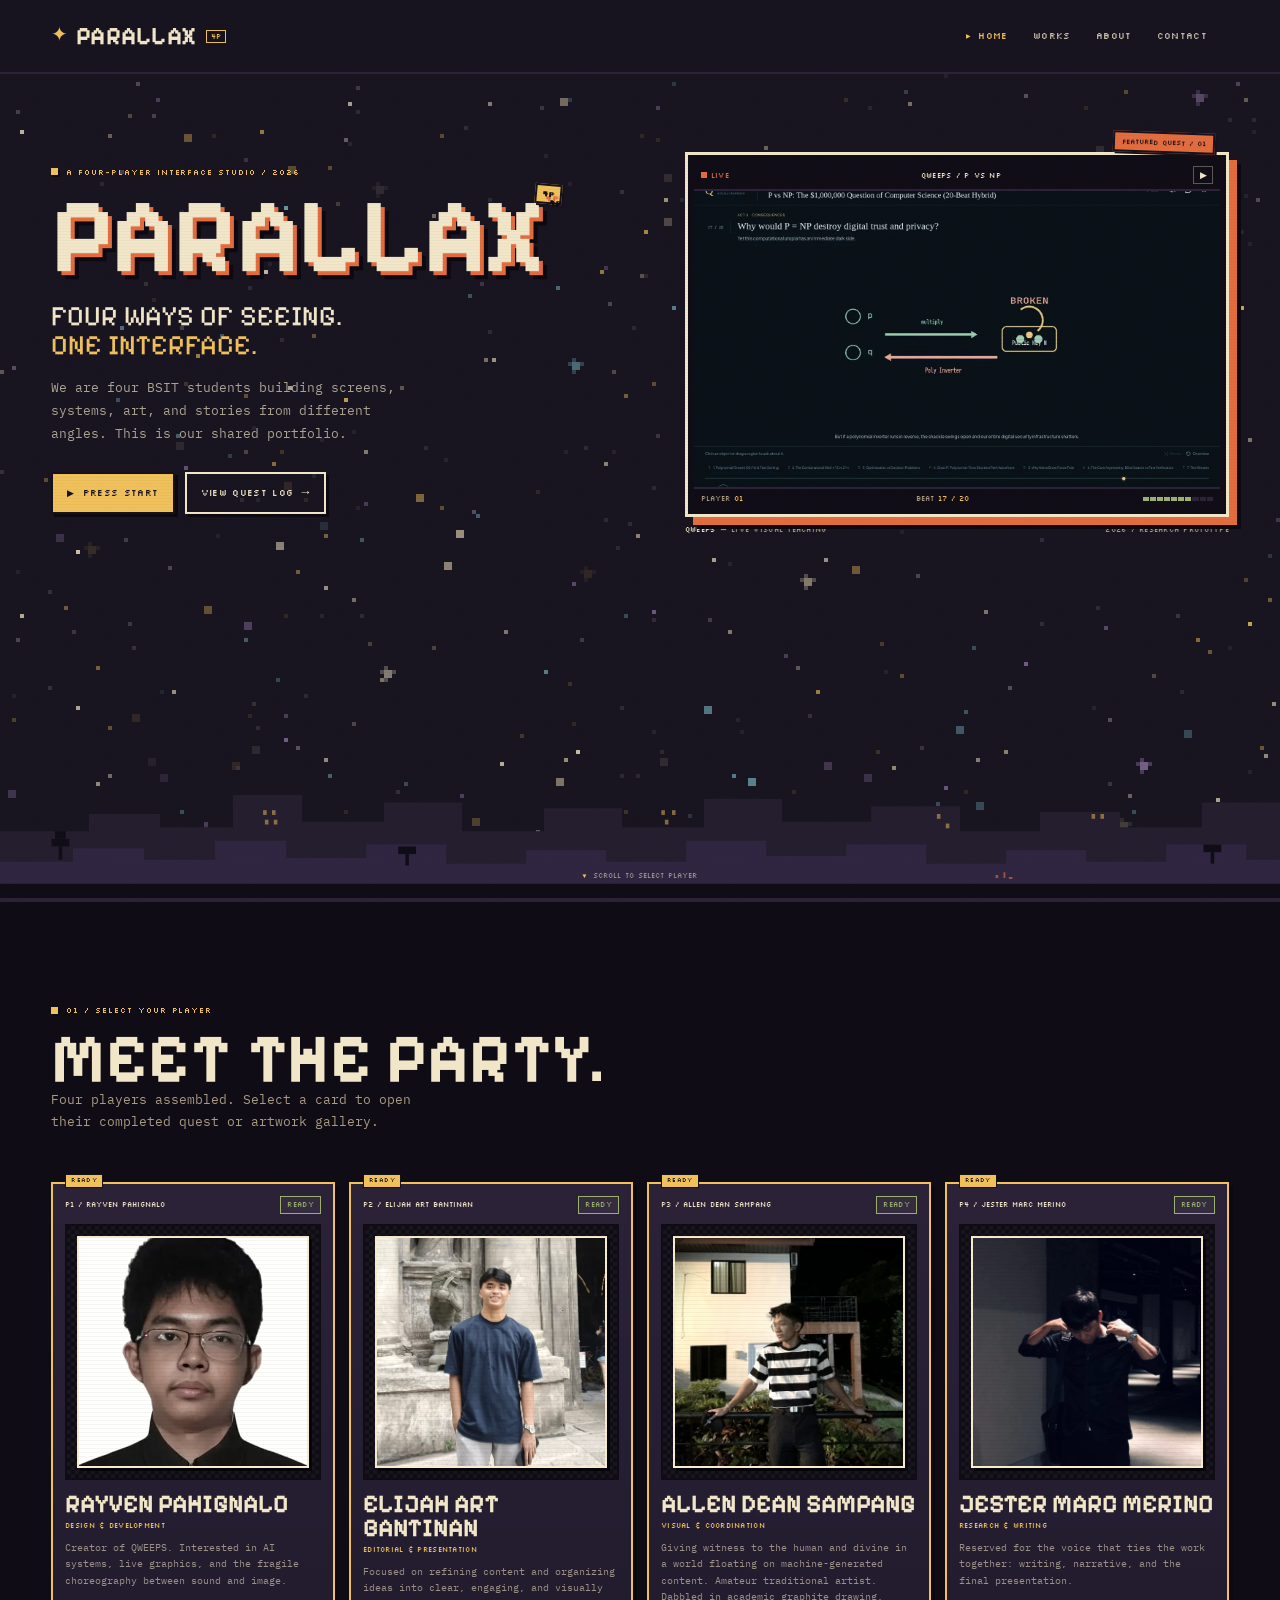
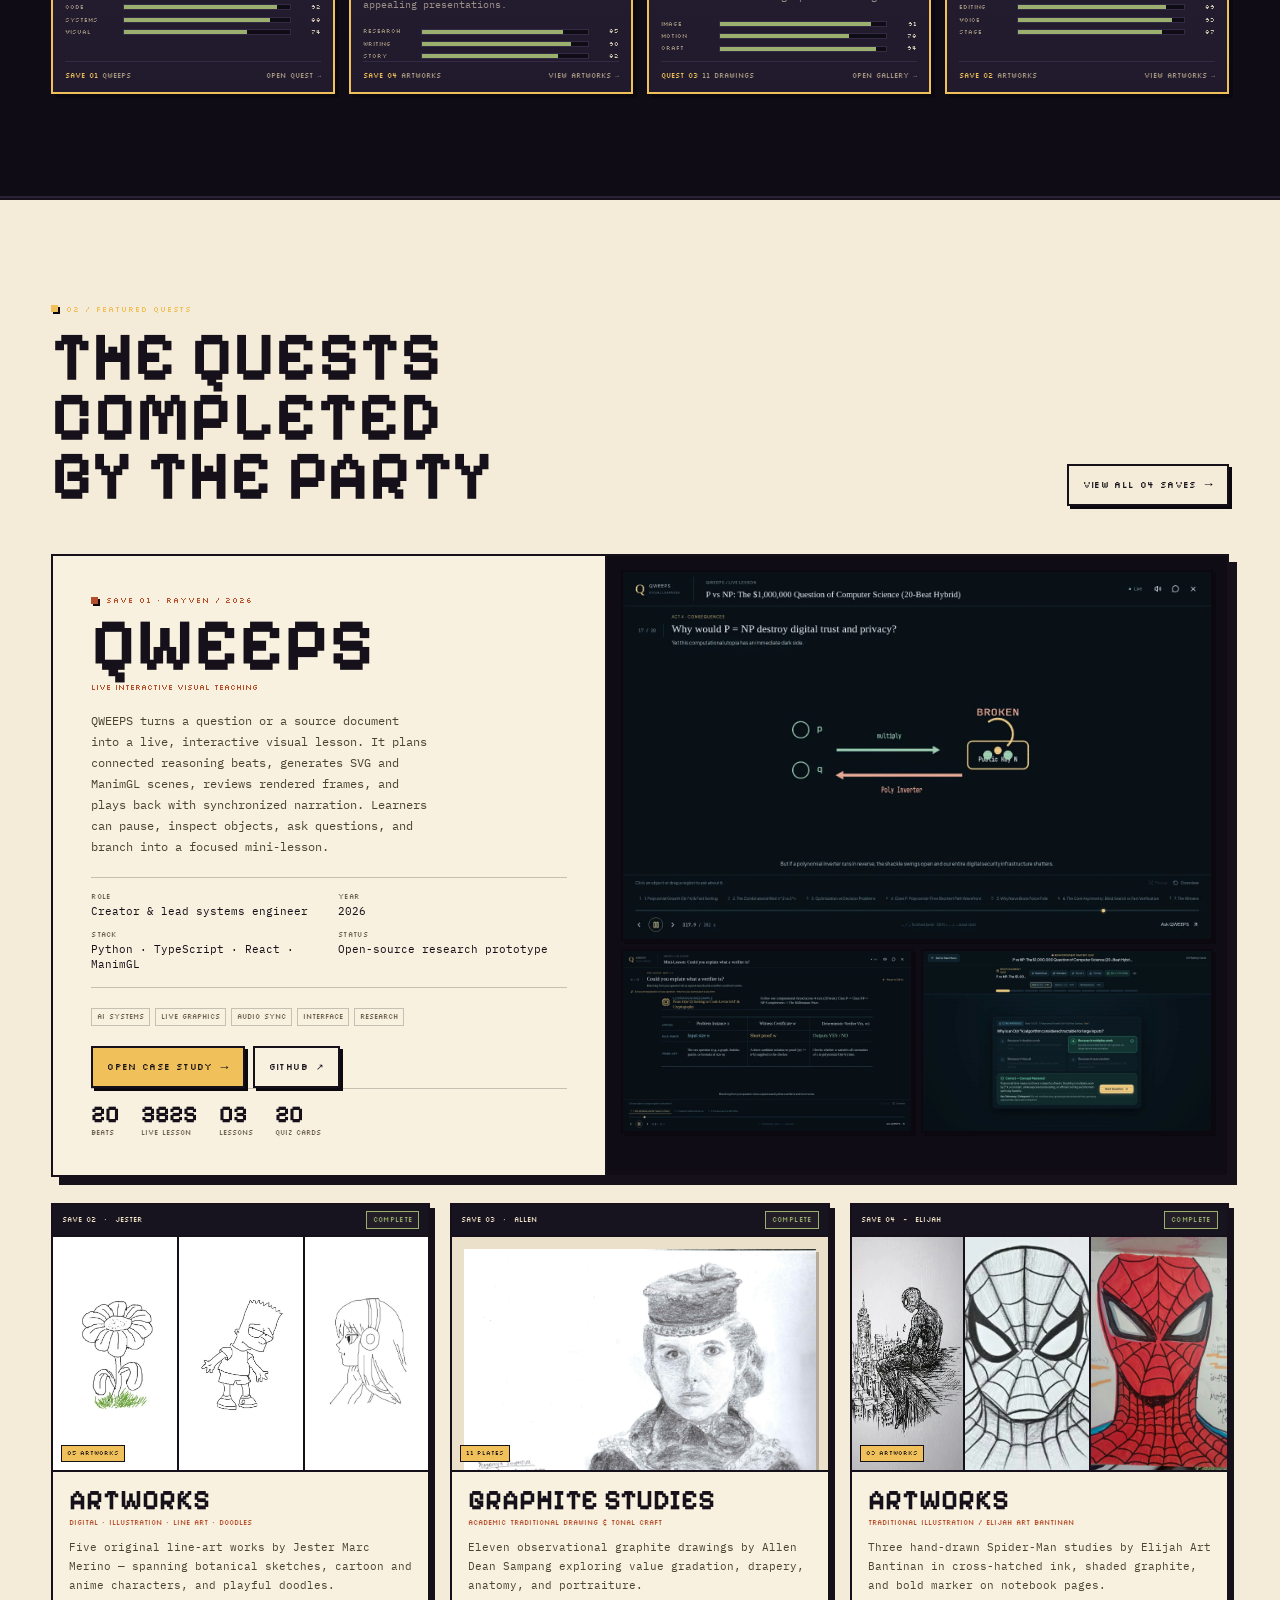
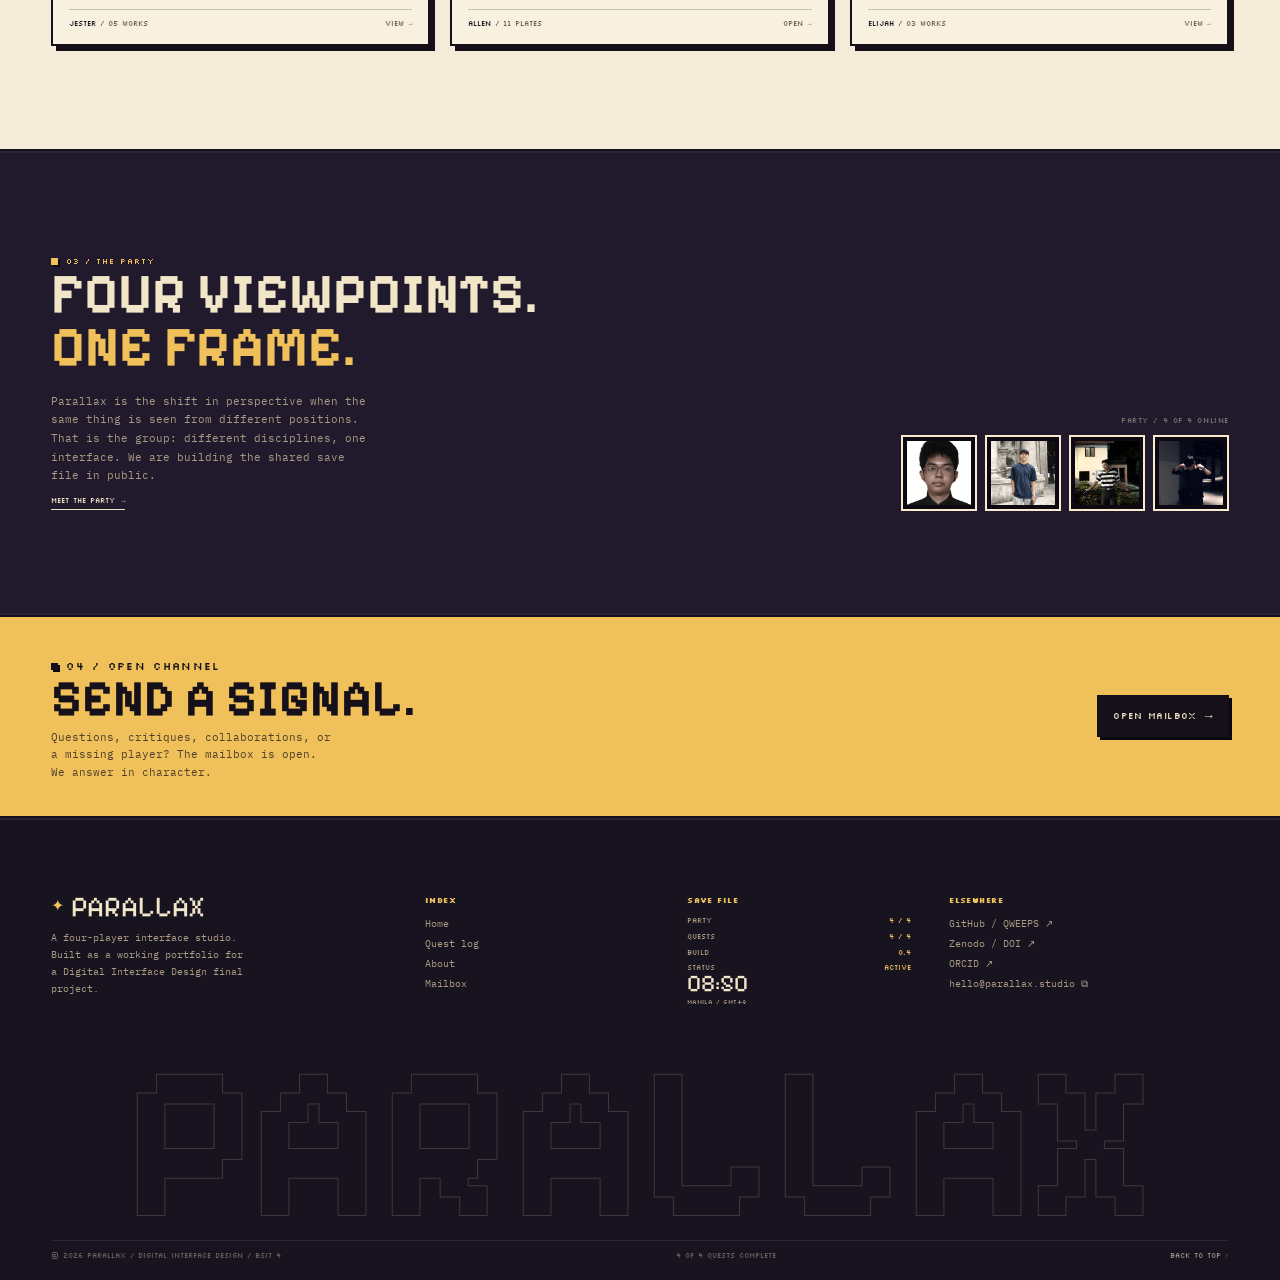
<file: index.html>
<!DOCTYPE html>
<html lang="en">
<head>
  <meta charset="utf-8">
  <meta name="viewport" content="width=device-width, initial-scale=1">
  <title>PARALLAX — A four-player interface studio</title>
  <meta name="description" content="PARALLAX is a four-player interface studio. Two completed quests, two open slots, and a shared portfolio by four BSIT students.">
  <meta name="theme-color" content="#17131f">
  <meta property="og:title" content="PARALLAX — A four-player interface studio">
  <meta property="og:description" content="Four ways of seeing. One interface. A group portfolio with completed quests and shared studio craft.">
  <meta property="og:type" content="website">
  <meta property="og:image" content="assets/img/og.png">
  <meta name="twitter:card" content="summary_large_image">
  <link rel="icon" href="assets/favicon.svg" type="image/svg+xml">
  <link rel="preload" href="assets/fonts/pixelify-400.woff2" as="font" type="font/woff2" crossorigin>
  <link rel="preload" href="assets/fonts/plexmono-400.woff2" as="font" type="font/woff2" crossorigin>
  <link rel="stylesheet" href="assets/css/style.css">
  <script>document.documentElement.classList.add('js');</script>
</head>
<body>
  <a class="skip-link" href="#main">Skip to content</a>
  <div class="noise" aria-hidden="true"></div>

  <header class="site-header">
    <div class="header-inner">
      <a class="brand" href="index.html" aria-label="PARALLAX — home">
        <span class="brand-star" aria-hidden="true">✦</span>
        <span class="brand-word">PARALLAX</span>
        <span class="brand-4p">4P</span>
      </a>

      <nav class="nav" id="nav" aria-label="Primary">
        <a href="index.html" aria-current="page">Home</a>
        <a href="works.html">Works</a>
        <a href="about.html">About</a>
        <a href="contact.html">Contact</a>
        <a class="btn btn-primary btn-sm mobile-only" href="work-qweeps.html">Featured quest →</a>
        <p class="nav-status">PARTY 4 OF 4 READY <span>BUILD 0.4</span></p>
      </nav>

      <div class="header-tools">
        <button class="menu-toggle" id="menu-toggle" type="button" aria-expanded="false" aria-controls="nav" aria-label="Open menu">
          <span></span><span></span><span></span>
        </button>
      </div>
    </div>
  </header>

  <main id="main">
    <!-- ================= TITLE SCREEN ================= -->
    <section class="hero" id="start">
      <canvas class="hero-stars" id="starfield" aria-hidden="true"></canvas>

      <div class="hero-inner">
        <div class="hero-copy">
          <p class="eyebrow hero-kicker">A four-player interface studio / 2026</p>
          <h1 class="hero-title" aria-label="Parallax">PARALLAX<span class="title-4p" aria-hidden="true">4P</span></h1>
          <p class="hero-tagline">FOUR WAYS OF SEEING.<br><span>ONE INTERFACE.</span></p>
          <p class="hero-desc">We are four BSIT students building screens, systems, art, and stories from different angles. This is our shared portfolio.</p>

          <div class="hero-actions">
            <a class="btn btn-primary press-start" href="#party"><span aria-hidden="true">▶</span> PRESS START</a>
            <a class="btn btn-ghost" href="works.html">VIEW QUEST LOG <span class="arrow" aria-hidden="true">→</span></a>
          </div>
        </div>

        <div class="hero-screen-wrap">
          <span class="floating-tag">Featured quest / 01</span>
          <div class="screen-shell">
            <div class="screen-bar">
              <span class="live"><span class="live-dot" aria-hidden="true"></span> LIVE</span>
              <span class="screen-title">QWEEPS / P VS NP</span>
              <button class="screen-play" id="screen-play" type="button" aria-label="Pause preview">II</button>
            </div>
            <div class="screen-media">
              <video id="hero-video" autoplay muted loop playsinline preload="metadata" poster="assets/img/qweeps/lesson-sat.webp" aria-label="Animated preview of a QWEEPS lesson about P versus NP">
                <source src="assets/img/qweeps/lesson-loop.mp4" type="video/mp4">
                <img src="assets/img/qweeps/lesson-sat.webp" alt="A QWEEPS lesson screen explaining why P equals NP would destroy digital trust.">
              </video>
            </div>
            <div class="screen-hud">
              <span>PLAYER <b>01</b></span>
              <span>BEAT <b>17 / 20</b></span>
              <span class="mini-bar" aria-hidden="true"><span class="on"></span><span class="on"></span><span class="on"></span><span class="on"></span><span class="on"></span><span class="on"></span><span class="on"></span><span></span><span></span><span></span></span>
            </div>
          </div>
          <div class="screen-caption">
            <span><b>QWEEPS</b> — LIVE VISUAL TEACHING</span>
            <span>2026 / RESEARCH PROTOTYPE</span>
          </div>
        </div>
      </div>

      <div class="hero-hills" aria-hidden="true">
        <svg viewBox="0 0 1440 220" preserveAspectRatio="none">
          <path fill="#241d2e" d="M0 150H100V132H180V146H262V112H340V140H432V120H520V150H612V126H700V146H792V116H880V140H980V124H1080V150H1170V130H1260V146H1352V120H1440V220H0Z"/>
          <path fill="#2f2540" d="M0 182H82V168H162V180H242V160H322V178H412V164H502V184H592V170H682V182H772V160H862V176H952V164H1042V184H1132V170H1222V182H1312V164H1402V180H1440V220H0Z"/>
          <path fill="#0f0c16" d="M0 205H1440V220H0Z"/>
          <g fill="#f0c05a" opacity=".5">
            <rect x="296" y="128" width="4" height="5"/><rect x="306" y="128" width="4" height="5"/>
            <rect x="298" y="138" width="4" height="5"/><rect x="308" y="138" width="4" height="5"/>
            <rect x="744" y="128" width="4" height="5"/><rect x="756" y="128" width="4" height="5"/>
            <rect x="748" y="138" width="4" height="5"/>
            <rect x="1054" y="132" width="4" height="5"/><rect x="1064" y="142" width="4" height="5"/>
            <rect x="1228" y="132" width="4" height="5"/><rect x="1238" y="132" width="4" height="5"/>
          </g>
          <g fill="#0f0c16">
            <rect x="66" y="166" width="4" height="14"/><rect x="58" y="158" width="20" height="8"/><rect x="62" y="150" width="12" height="8"/>
            <rect x="456" y="174" width="4" height="12"/><rect x="448" y="166" width="20" height="8"/>
            <rect x="1362" y="172" width="4" height="12"/><rect x="1354" y="164" width="20" height="8"/>
          </g>
          <g fill="#e36b3d" opacity=".65">
            <rect x="1120" y="196" width="3" height="3"/><rect x="1129" y="193" width="2" height="6"/><rect x="1135" y="198" width="4" height="2"/>
          </g>
        </svg>
      </div>

      <div class="hero-scroll"><span class="down" aria-hidden="true">▼</span> SCROLL TO SELECT PLAYER</div>
    </section>

    <!-- ================= PARTY ================= -->
    <section class="section section-panel party-section" id="party">
      <div class="wrap">
        <div class="section-head">
          <div>
            <p class="eyebrow">01 / Select your player</p>
            <h2 class="h2">MEET THE PARTY.</h2>
            <p class="section-intro">Four players assembled. Select a card to open their completed quest or artwork gallery.</p>
          </div>
        </div>

        <div class="party-grid">
          <a class="player-card is-open reveal" href="work-qweeps.html">
            <span class="player-top"><span class="p-id">P1 / RAYVEN PAHIGNALO</span><span class="chip chip-ready">READY</span></span>
            <span class="avatar-stage is-photo">
              <img class="player-photo" src="assets/img/players/rayven-pahignalo.webp" alt="Portrait of Rayven Pahignalo" width="413" height="532">
            </span>
            <h3 class="player-name">RAYVEN PAHIGNALO</h3>
            <p class="player-role">Design &amp; development</p>
            <p class="player-bio">Creator of QWEEPS. Interested in AI systems, live graphics, and the fragile choreography between sound and image.</p>
            <div class="player-stats">
              <div class="stat-line"><span>CODE</span><span class="track"><span style="width:92%"></span></span><span class="num">92</span></div>
              <div class="stat-line"><span>SYSTEMS</span><span class="track"><span style="width:88%"></span></span><span class="num">88</span></div>
              <div class="stat-line"><span>VISUAL</span><span class="track"><span style="width:74%"></span></span><span class="num">74</span></div>
            </div>
            <span class="player-foot"><span><b>SAVE 01</b> QWEEPS</span><span>OPEN QUEST →</span></span>
          </a>

          <a class="player-card is-open reveal" href="work-elijah.html">
            <span class="player-top"><span class="p-id">P2 / ELIJAH ART BANTINAN</span><span class="chip chip-ready">READY</span></span>
            <span class="avatar-stage is-photo">
              <img class="player-photo" src="assets/img/players/Bantinan.jpg" alt="Elijah Art Bantinan" width="413" height="532">
            </span>
            <h3 class="player-name">ELIJAH ART BANTINAN</h3>
            <p class="player-role">Editorial &amp; presentation</p>
            <p class="player-bio">Focused on refining content and organizing ideas into clear, engaging, and visually appealing presentations.</p>
            <div class="player-stats">
              <div class="stat-line"><span>RESEARCH</span><span class="track"><span style="width:85%"></span></span><span class="num">85</span></div>
              <div class="stat-line"><span>WRITING</span><span class="track"><span style="width:90%"></span></span><span class="num">90</span></div>
              <div class="stat-line"><span>STORY</span><span class="track"><span style="width:82%"></span></span><span class="num">82</span></div>
            </div>
            <span class="player-foot"><span><b>SAVE 04</b> ARTWORKS</span><span>VIEW ARTWORKS →</span></span>
          </a>

          <a class="player-card is-open reveal" href="work-allen.html">
            <span class="player-top"><span class="p-id">P3 / ALLEN DEAN SAMPANG</span><span class="chip chip-ready">READY</span></span>
            <span class="avatar-stage is-photo">
              <img class="player-photo" src="assets/img/players/Sampang.avif" alt="Allen Dean Sampang" width="413" height="532">
            </span>
            <h3 class="player-name">ALLEN DEAN SAMPANG</h3>
            <p class="player-role">Visual &amp; coordination</p>
            <p class="player-bio">Giving witness to the human and divine in a world floating on machine-generated content. Amateur traditional artist. Dabbled in academic graphite drawing.</p>
            <div class="player-stats">
              <div class="stat-line"><span>IMAGE</span><span class="track"><span style="width:91%"></span></span><span class="num">91</span></div>
              <div class="stat-line"><span>MOTION</span><span class="track"><span style="width:78%"></span></span><span class="num">78</span></div>
              <div class="stat-line"><span>CRAFT</span><span class="track"><span style="width:94%"></span></span><span class="num">94</span></div>
            </div>
            <span class="player-foot"><span><b>QUEST 03</b> 11 DRAWINGS</span><span>OPEN GALLERY →</span></span>
          </a>

          <a class="player-card is-open reveal" href="work-jester.html">
            <span class="player-top"><span class="p-id">P4 / JESTER MARC MERINO</span><span class="chip chip-ready">READY</span></span>
            <span class="avatar-stage is-photo">
              <img class="player-photo" src="assets/img/players/Merino.jpg" alt="Jester Marc Merino" width="413" height="532">
            </span>
            <h3 class="player-name">JESTER MARC MERINO</h3>
            <p class="player-role">Research &amp; writing</p>
            <p class="player-bio">Reserved for the voice that ties the work together: writing, narrative, and the final presentation.</p>
            <div class="player-stats">
              <div class="stat-line"><span>EDITING</span><span class="track"><span style="width:89%"></span></span><span class="num">89</span></div>
              <div class="stat-line"><span>VOICE</span><span class="track"><span style="width:93%"></span></span><span class="num">93</span></div>
              <div class="stat-line"><span>STAGE</span><span class="track"><span style="width:87%"></span></span><span class="num">87</span></div>
            </div>
            <span class="player-foot"><span><b>SAVE 02</b> ARTWORKS</span><span>VIEW ARTWORKS →</span></span>
          </a>
        </div>
      </div>
    </section>

    <!-- ================= FEATURED QUESTS ================= -->
    <section class="section featured-section" id="featured">
      <div class="wrap">
        <div class="section-head">
          <div>
            <p class="eyebrow">02 / Featured quests</p>
            <h2 class="h2">THE QUESTS COMPLETED<br>BY THE PARTY</h2>
          </div>
          <a class="btn btn-ghost" style="color:var(--ink);border-color:var(--ink);" href="works.html">VIEW ALL 04 SAVES <span class="arrow" aria-hidden="true">→</span></a>
        </div>

        <div class="featured-panel reveal">
          <div class="featured-copy">
            <p class="eyebrow">SAVE 01 · RAYVEN / 2026</p>
            <h3 class="featured-title">QWEEPS</h3>
            <p class="featured-sub">Live interactive visual teaching</p>
            <p class="featured-desc">QWEEPS turns a question or a source document into a live, interactive visual lesson. It plans connected reasoning beats, generates SVG and ManimGL scenes, reviews rendered frames, and plays back with synchronized narration. Learners can pause, inspect objects, ask questions, and branch into a focused mini-lesson.</p>

            <div class="meta-grid">
              <div class="meta-item"><span class="k">Role</span><span class="v">Creator &amp; lead systems engineer</span></div>
              <div class="meta-item"><span class="k">Year</span><span class="v">2026</span></div>
              <div class="meta-item"><span class="k">Stack</span><span class="v">Python · TypeScript · React · ManimGL</span></div>
              <div class="meta-item"><span class="k">Status</span><span class="v">Open-source research prototype</span></div>
            </div>

            <div class="tag-row">
              <span class="tag">AI systems</span><span class="tag">Live graphics</span><span class="tag">Audio sync</span><span class="tag">Interface</span><span class="tag">Research</span>
            </div>

            <div class="featured-actions">
              <a class="btn btn-primary" href="work-qweeps.html">OPEN CASE STUDY <span class="arrow" aria-hidden="true">→</span></a>
              <a class="btn btn-ghost" style="color:var(--ink);border-color:var(--ink);" href="https://github.com/acceptance27/qweeps" target="_blank" rel="noopener">GITHUB <span aria-hidden="true">↗</span></a>
            </div>

            <div class="quest-stats">
              <span><b>20</b> beats</span>
              <span><b>382s</b> live lesson</span>
              <span><b>03</b> lessons</span>
              <span><b>20</b> quiz cards</span>
            </div>
          </div>

          <div class="featured-media">
            <figure class="shot wide">
              <img src="assets/img/qweeps/lesson-sat.webp" alt="QWEEPS lesson screen explaining why P equals NP would destroy digital trust and privacy." width="1440" height="900">
            </figure>
            <figure class="shot">
              <img src="assets/img/qweeps/branch.webp" alt="QWEEPS branch mini-lesson screen with a comparison table about verifiers." width="1440" height="900">
            </figure>
            <figure class="shot">
              <img src="assets/img/qweeps/quiz.webp" alt="QWEEPS reinforcement quiz showing a multiple-choice question and a correct answer." width="1440" height="900">
            </figure>
          </div>
        </div>

        <div class="home-quests-grid">
          <a class="work-card reveal" href="work-jester.html">
            <div class="work-top">
              <span class="left"><span>SAVE 02</span><span>·</span><span>JESTER</span></span>
              <span class="chip chip-complete">COMPLETE</span>
            </div>
            <div class="work-media work-media-triptych is-contained">
              <img src="assets/img/Jester-drawings/Big-Flower.jpg" alt="Big Flower drawing by Jester Marc Merino" width="410" height="493">
              <img src="assets/img/Jester-drawings/Bart-Simpson.jpg" alt="Bart Simpson drawing by Jester Marc Merino" width="439" height="563">
              <img src="assets/img/Jester-drawings/Anime-Girl.jpg" alt="Anime Girl with Headphones drawing by Jester Marc Merino" width="621" height="699">
              <span class="media-tag">05 ARTWORKS</span>
            </div>
            <div class="work-body">
              <h3 class="work-title">ARTWORKS</h3>
              <p class="work-sub">Digital · Illustration · Line Art · Doodles</p>
              <p class="work-desc">Five original line-art works by Jester Marc Merino — spanning botanical sketches, cartoon and anime characters, and playful doodles.</p>
              <div class="work-foot"><span><b>JESTER</b> / 05 WORKS</span><span>VIEW →</span></div>
            </div>
          </a>

          <a class="work-card reveal" href="work-allen.html">
            <div class="work-top">
              <span class="left"><span>SAVE 03</span><span>·</span><span>ALLEN</span></span>
              <span class="chip chip-complete">COMPLETE</span>
            </div>
            <div class="work-media is-artwork">
              <img src="assets/img/Allen-drawings/2_Anna-Grigoryevna.jpg" alt="Graphite portrait study of Anna Grigoryevna by Allen Dean Sampang">
              <span class="media-tag">11 PLATES</span>
            </div>
            <div class="work-body">
              <h3 class="work-title">GRAPHITE STUDIES</h3>
              <p class="work-sub">Academic traditional drawing &amp; tonal craft</p>
              <p class="work-desc">Eleven observational graphite drawings by Allen Dean Sampang exploring value gradation, drapery, anatomy, and portraiture.</p>
              <div class="work-foot"><span><b>ALLEN</b> / 11 PLATES</span><span>OPEN →</span></div>
            </div>
          </a>

          <a class="work-card reveal" href="work-elijah.html">
            <div class="work-top">
              <span class="left"><span>SAVE 04</span><span>-</span><span>ELIJAH</span></span>
              <span class="chip chip-complete">COMPLETE</span>
            </div>
            <div class="work-media work-media-triptych">
              <img src="assets/img/elijah/spiderman-skyline.webp" alt="Ink drawing by Elijah Art Bantinan of Spider-Man seated on a rooftop overlooking the city skyline." width="415" height="739">
              <img src="assets/img/elijah/spiderman-mask.webp" alt="Graphite pencil portrait of Spider-Man's mask drawn by Elijah Art Bantinan." width="505" height="548">
              <img src="assets/img/elijah/spiderman-notebook.webp" alt="Red and black marker illustration of Spider-Man drawn by Elijah Art Bantinan across handwritten study notes." width="1600" height="1200">
              <span class="media-tag">03 ARTWORKS</span>
            </div>
            <div class="work-body">
              <h3 class="work-title">ARTWORKS</h3>
              <p class="work-sub">Traditional illustration / Elijah Art Bantinan</p>
              <p class="work-desc">Three hand-drawn Spider-Man studies by Elijah Art Bantinan in cross-hatched ink, shaded graphite, and bold marker on notebook pages.</p>
              <div class="work-foot"><span><b>ELIJAH</b> / 03 WORKS</span><span>VIEW →</span></div>
            </div>
          </a>
        </div>
      </div>
    </section>

    <!-- ================= MANIFESTO ================= -->
    <section class="section manifesto-section">
      <div class="wrap">
        <div class="manifesto-grid">
          <div>
            <p class="eyebrow">03 / The party</p>
            <h2 class="manifesto-quote">FOUR VIEWPOINTS.<br><span>ONE FRAME.</span></h2>
            <p class="manifesto-copy">Parallax is the shift in perspective when the same thing is seen from different positions. That is the group: different disciplines, one interface. We are building the shared save file in public.</p>
            <a class="text-link" href="about.html">MEET THE PARTY <span aria-hidden="true">→</span></a>
          </div>
          <div class="mini-party-wrap">
            <p class="micro">PARTY / 4 OF 4 ONLINE</p>
            <div class="mini-party" role="group" aria-label="Four player avatars">
              <img class="is-photo" src="assets/img/players/rayven-pahignalo.webp" alt="Rayven Pahignalo" width="413" height="413">
              <img class="is-photo" src="assets/img/players/Bantinan.jpg" alt="Elijah Art Bantinan" width="76" height="76">
              <img class="is-photo" src="assets/img/players/Sampang.avif" alt="Allen Dean Sampang" width="76" height="76">
              <img class="is-photo" src="assets/img/players/Merino.jpg" alt="Jester Marc Merino" width="76" height="76">
            </div>
          </div>
        </div>
      </div>
    </section>

    <!-- ================= CONTACT BAND ================= -->
    <section class="contact-band">
      <div class="wrap">
        <div class="contact-band-inner">
          <div>
            <p class="eyebrow">04 / Open channel</p>
            <h2>SEND A SIGNAL.</h2>
            <p>Questions, critiques, collaborations, or a missing player? The mailbox is open. We answer in character.</p>
          </div>
          <a class="btn btn-ink" href="contact.html">OPEN MAILBOX <span class="arrow" aria-hidden="true">→</span></a>
        </div>
      </div>
    </section>
  </main>

  <footer class="site-footer">
    <div class="wrap">
      <div class="footer-grid">
        <div class="footer-col">
          <p class="footer-brand"><span class="brand-star" aria-hidden="true">✦</span> PARALLAX</p>
          <p class="footer-blurb">A four-player interface studio. Built as a working portfolio for a Digital Interface Design final project.</p>
        </div>
        <div class="footer-col">
          <h3>Index</h3>
          <div class="footer-links">
            <a href="index.html">Home</a>
            <a href="works.html">Quest log</a>
            <a href="about.html">About</a>
            <a href="contact.html">Mailbox</a>
          </div>
        </div>
        <div class="footer-col">
          <h3>Save file</h3>
          <div class="footer-status">
            <div class="line"><span>Party</span><b>4 / 4</b></div>
            <div class="line"><span>Quests</span><b>4 / 4</b></div>
            <div class="line"><span>Build</span><b>0.4</b></div>
            <div class="line"><span>Status</span><b>ACTIVE</b></div>
          </div>
          <p class="footer-clock" data-clock>--:--<small>Manila / GMT+8</small></p>
        </div>
        <div class="footer-col">
          <h3>Elsewhere</h3>
          <div class="footer-links">
            <a href="https://github.com/acceptance27/qweeps" target="_blank" rel="noopener">GitHub / QWEEPS ↗</a>
            <a href="https://doi.org/10.5281/zenodo.23791785" target="_blank" rel="noopener">Zenodo / DOI ↗</a>
            <a href="https://orcid.org/0009-0003-2325-7968" target="_blank" rel="noopener">ORCID ↗</a>
            <a href="#" data-copy="hello@parallax.studio">hello@parallax.studio ⧉</a>
          </div>
        </div>
      </div>

      <div class="footer-mark" aria-hidden="true">PARALLAX</div>

      <div class="footer-bottom">
        <span>© 2026 PARALLAX / Digital Interface Design / BSIT 4</span>
        <span>4 of 4 Quests Complete</span>
        <a href="#start">Back to top ↑</a>
      </div>
    </div>
  </footer>

  <!-- ================= SLOT DIALOG ================= -->
  <dialog class="pixel-dialog" id="slot-dialog" aria-labelledby="slot-dialog-title">
    <div class="dialog-bar">
      <span>SLOT <b id="dialog-slot">02</b> / OPEN</span>
      <button class="dialog-close" id="dialog-close" type="button" aria-label="Close dialog">×</button>
    </div>
    <div class="dialog-body">
      <p class="eyebrow" id="dialog-role">Research &amp; Writing / TBA</p>
      <h2 id="slot-dialog-title">THIS SLOT IS<br>STILL LOADING.</h2>
      <p>This is a working wireframe. The card is sized, the layout is ready, and the placeholder is intentional. Fill it with a teammate's profile and project instead of inventing one.</p>
      <ul>
        <li>Three images, at least 1600px wide, plus one portrait or avatar.</li>
        <li>A 120-word bio and a 150-word project statement.</li>
        <li>Role, tools, year, and links. Keep the voice specific.</li>
      </ul>
      <div class="dialog-actions">
        <button class="btn btn-primary" id="dialog-copy" type="button" data-copy-brief>COPY SUBMISSION BRIEF</button>
        <a class="btn btn-ghost" href="contact.html">PING THE STUDIO →</a>
      </div>
      <p class="dialog-status" id="dialog-status" role="status"></p>
    </div>
  </dialog>

  <div class="toast" id="toast" role="status" aria-live="polite"></div>

  <script src="assets/js/site.js" defer></script>
</body>
</html>
</file>
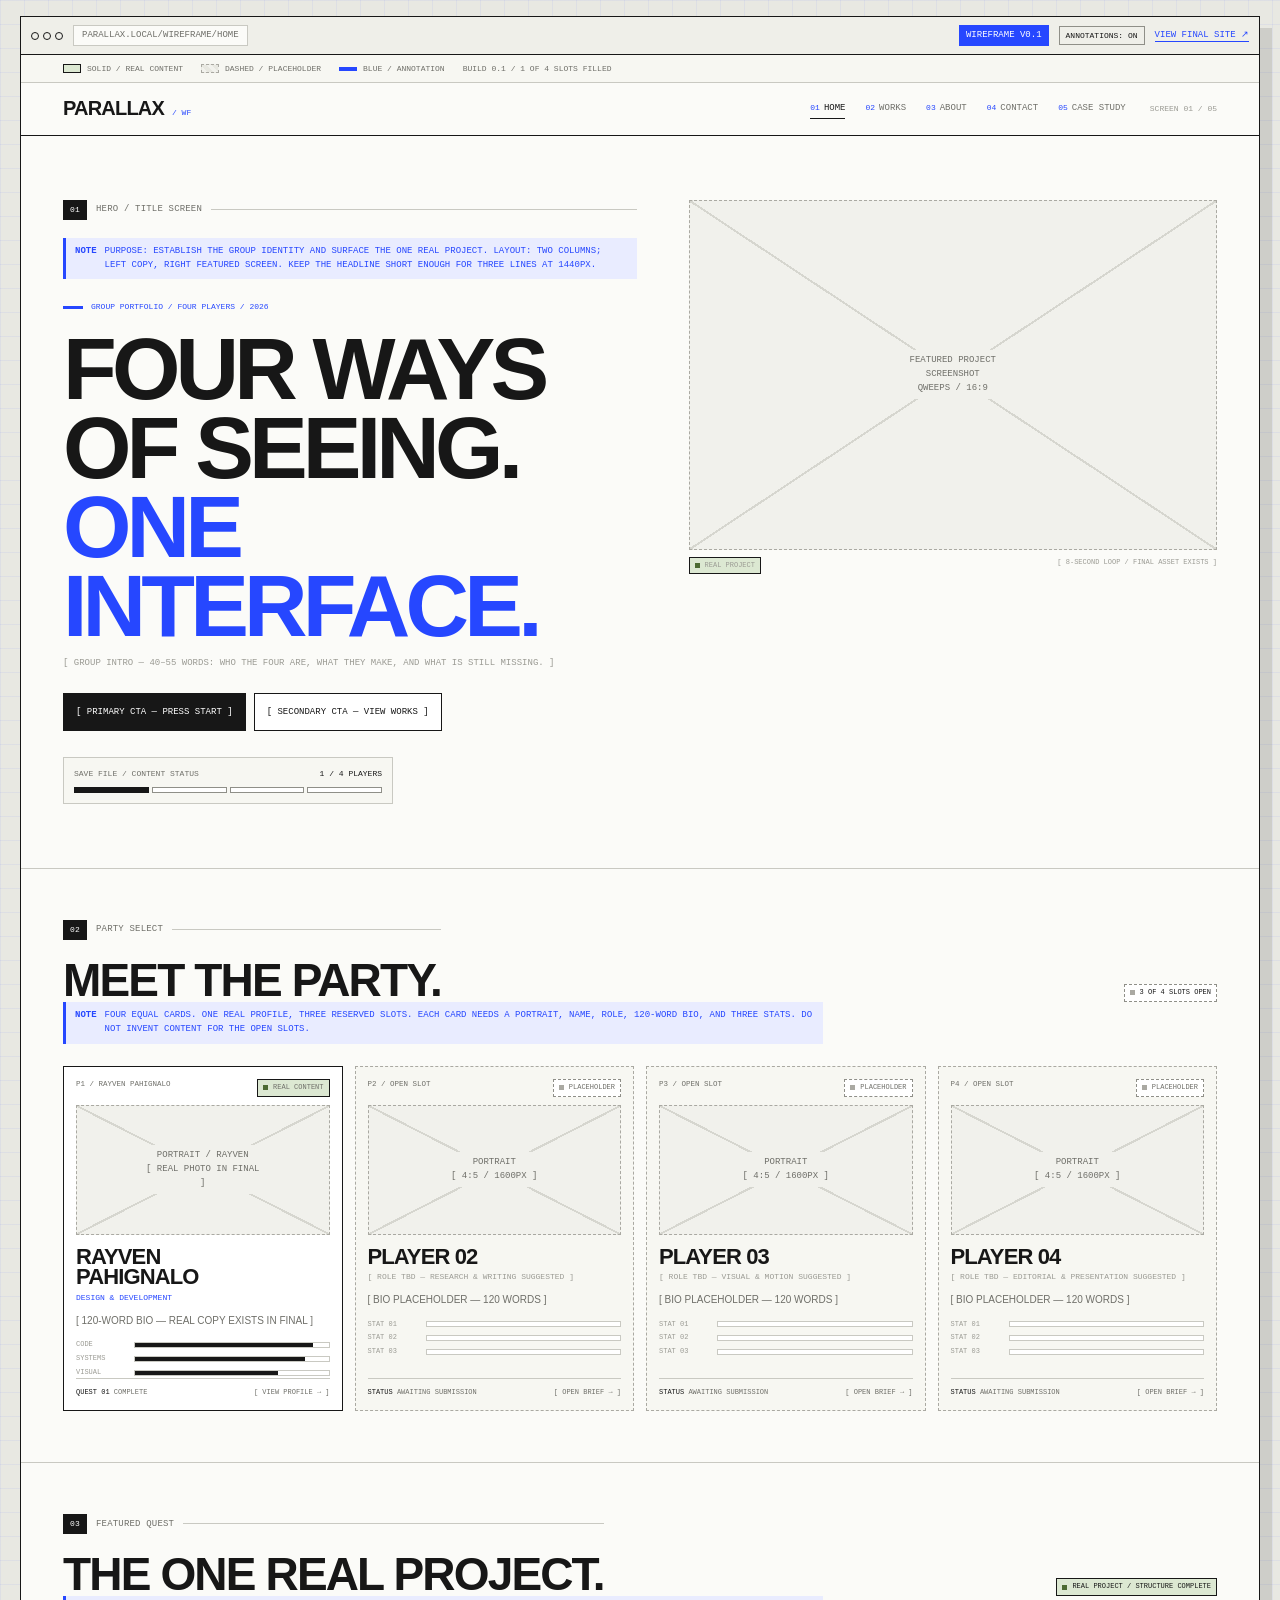
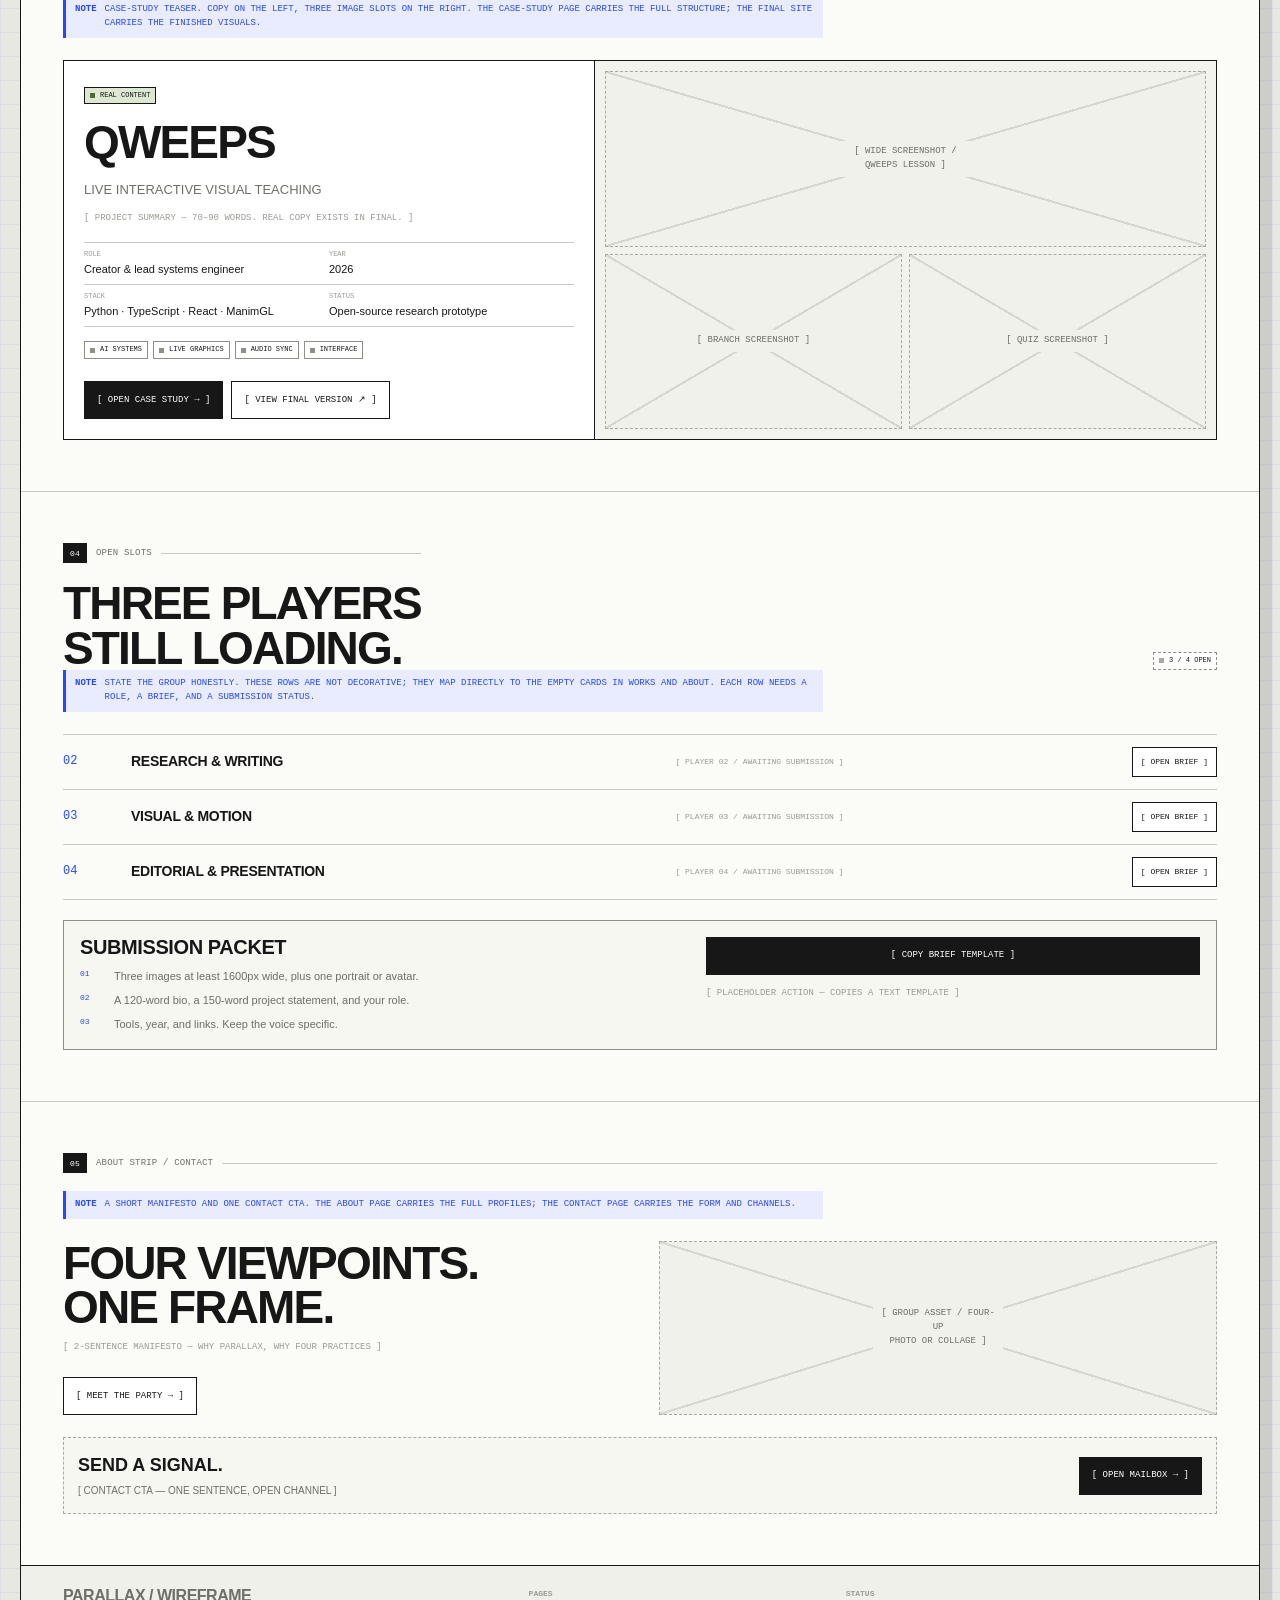
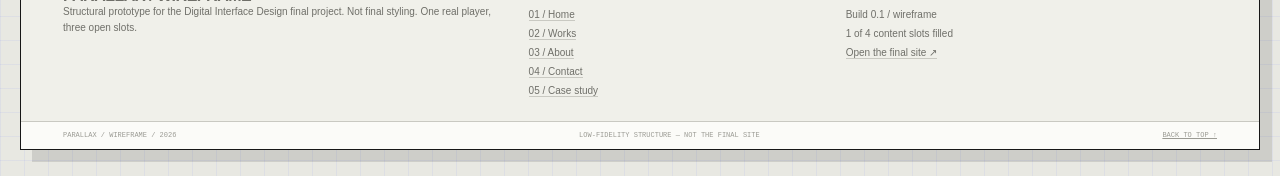
<file: wireframe/index.html>
<!DOCTYPE html>
<html lang="en">
<head>
  <meta charset="utf-8">
  <meta name="viewport" content="width=device-width, initial-scale=1">
  <title>PARALLAX / Wireframe — Home</title>
  <meta name="description" content="Low-fidelity structural wireframe for the PARALLAX group portfolio. One real player, three open slots.">
  <meta name="theme-color" content="#e8e8e2">
  <link rel="icon" href="assets/favicon.svg" type="image/svg+xml">
  <link rel="stylesheet" href="assets/wireframe.css">
</head>
<body>
  <div class="wf-page" id="top">
    <div class="chrome">
      <div class="chrome-left">
        <span class="dots" aria-hidden="true"><i></i><i></i><i></i></span>
        <span class="chrome-url">parallax.local/wireframe/home</span>
      </div>
      <div class="chrome-right">
        <span class="wf-badge">WIREFRAME v0.1</span>
        <button id="notes-toggle" type="button" aria-pressed="true">ANNOTATIONS: ON</button>
        <a href="../index.html">VIEW FINAL SITE ↗</a>
      </div>
    </div>

    <div class="legend" aria-label="Wireframe legend">
      <span><i class="key-real"></i> Solid / real content</span>
      <span><i class="key-placeholder"></i> Dashed / placeholder</span>
      <span><i class="key-anno"></i> Blue / annotation</span>
      <span>Build 0.1 / 1 of 4 slots filled</span>
    </div>

    <nav class="wf-nav" aria-label="Wireframe pages">
      <a class="wf-brand" href="index.html"><strong>PARALLAX</strong><span>/ WF</span></a>
      <div class="wf-links">
        <a data-n="01" href="index.html" aria-current="page">Home</a>
        <a data-n="02" href="works.html">Works</a>
        <a data-n="03" href="about.html">About</a>
        <a data-n="04" href="contact.html">Contact</a>
        <a data-n="05" href="case-study.html">Case study</a>
      </div>
      <span class="screen-no">Screen 01 / 05</span>
    </nav>

    <main>
      <!-- ================= HERO ================= -->
      <section class="wf-section wf-hero" id="hero">
        <div>
          <p class="section-meta"><b>01</b> Hero / title screen</p>
          <p class="anno">Purpose: establish the group identity and surface the one real project. Layout: two columns; left copy, right featured screen. Keep the headline short enough for three lines at 1440px.</p>

          <p class="hero-kicker">Group portfolio / four players / 2026</p>
          <h1 class="wf-h1">FOUR WAYS<br>OF SEEING.<br><em>ONE INTERFACE.</em></h1>
          <p class="copy-slot">[ GROUP INTRO — 40–55 WORDS: WHO THE FOUR ARE, WHAT THEY MAKE, AND WHAT IS STILL MISSING. ]</p>

          <div class="hero-actions">
            <a class="wf-btn primary" href="#party">[ PRIMARY CTA — PRESS START ]</a>
            <a class="wf-btn" href="works.html">[ SECONDARY CTA — VIEW WORKS ]</a>
          </div>

          <div class="hero-status">
            <div class="status-top"><span>Save file / content status</span><b>1 / 4 players</b></div>
            <div class="pips" aria-hidden="true"><span class="on"></span><span></span><span></span><span></span></div>
          </div>
        </div>

        <div class="hero-media">
          <div class="placeholder" role="img" aria-label="Placeholder for the QWEEPS featured screenshot">
            <span>FEATURED PROJECT SCREENSHOT<br>QWEEPS / 16:9</span>
          </div>
          <div class="media-caption">
            <span class="tag real">Real project</span>
            <span>[ 8-SECOND LOOP / FINAL ASSET EXISTS ]</span>
          </div>
        </div>
      </section>

      <!-- ================= PARTY ================= -->
      <section class="wf-section" id="party">
        <div class="row-between">
          <div>
            <p class="section-meta"><b>02</b> Party select</p>
            <h2 class="wf-h2">MEET THE PARTY.</h2>
          </div>
          <span class="tag placeholder-tag">3 of 4 slots open</span>
        </div>
        <p class="anno">Four equal cards. One real profile, three reserved slots. Each card needs a portrait, name, role, 120-word bio, and three stats. Do not invent content for the open slots.</p>

        <div class="player-grid">
          <article class="player-card real">
            <div class="player-top">
              <span>P1 / Rayven Pahignalo</span>
              <span class="tag real">Real content</span>
            </div>
            <div class="placeholder portrait"><span>PORTRAIT / RAYVEN<br>[ REAL PHOTO IN FINAL ]</span></div>
            <h3 class="player-name">RAYVEN<br>PAHIGNALO</h3>
            <p class="player-role">Design &amp; development</p>
            <p class="player-bio">[ 120-WORD BIO — REAL COPY EXISTS IN FINAL ]</p>
            <div class="stat-lines" aria-label="Skills: code 92, systems 88, visual 74">
              <div class="stat-line"><span>Code</span><i style="--v:92%"></i></div>
              <div class="stat-line"><span>Systems</span><i style="--v:88%"></i></div>
              <div class="stat-line"><span>Visual</span><i style="--v:74%"></i></div>
            </div>
            <div class="player-foot"><span><b>Quest 01</b> complete</span><span>[ View profile → ]</span></div>
          </article>

          <article class="player-card">
            <div class="player-top">
              <span>P2 / Open slot</span>
              <span class="tag placeholder-tag">Placeholder</span>
            </div>
            <div class="placeholder portrait"><span>PORTRAIT<br>[ 4:5 / 1600PX ]</span></div>
            <h3 class="player-name">PLAYER 02</h3>
            <p class="player-role">[ Role TBD — research &amp; writing suggested ]</p>
            <p class="player-bio">[ BIO PLACEHOLDER — 120 WORDS ]</p>
            <div class="stat-lines" aria-hidden="true">
              <div class="stat-line"><span>Stat 01</span><i></i></div>
              <div class="stat-line"><span>Stat 02</span><i></i></div>
              <div class="stat-line"><span>Stat 03</span><i></i></div>
            </div>
            <div class="player-foot"><span><b>Status</b> awaiting submission</span><span>[ Open brief → ]</span></div>
          </article>

          <article class="player-card">
            <div class="player-top">
              <span>P3 / Open slot</span>
              <span class="tag placeholder-tag">Placeholder</span>
            </div>
            <div class="placeholder portrait"><span>PORTRAIT<br>[ 4:5 / 1600PX ]</span></div>
            <h3 class="player-name">PLAYER 03</h3>
            <p class="player-role">[ Role TBD — visual &amp; motion suggested ]</p>
            <p class="player-bio">[ BIO PLACEHOLDER — 120 WORDS ]</p>
            <div class="stat-lines" aria-hidden="true">
              <div class="stat-line"><span>Stat 01</span><i></i></div>
              <div class="stat-line"><span>Stat 02</span><i></i></div>
              <div class="stat-line"><span>Stat 03</span><i></i></div>
            </div>
            <div class="player-foot"><span><b>Status</b> awaiting submission</span><span>[ Open brief → ]</span></div>
          </article>

          <article class="player-card">
            <div class="player-top">
              <span>P4 / Open slot</span>
              <span class="tag placeholder-tag">Placeholder</span>
            </div>
            <div class="placeholder portrait"><span>PORTRAIT<br>[ 4:5 / 1600PX ]</span></div>
            <h3 class="player-name">PLAYER 04</h3>
            <p class="player-role">[ Role TBD — editorial &amp; presentation suggested ]</p>
            <p class="player-bio">[ BIO PLACEHOLDER — 120 WORDS ]</p>
            <div class="stat-lines" aria-hidden="true">
              <div class="stat-line"><span>Stat 01</span><i></i></div>
              <div class="stat-line"><span>Stat 02</span><i></i></div>
              <div class="stat-line"><span>Stat 03</span><i></i></div>
            </div>
            <div class="player-foot"><span><b>Status</b> awaiting submission</span><span>[ Open brief → ]</span></div>
          </article>
        </div>
      </section>

      <!-- ================= FEATURED ================= -->
      <section class="wf-section">
        <div class="row-between">
          <div>
            <p class="section-meta"><b>03</b> Featured quest</p>
            <h2 class="wf-h2">THE ONE REAL PROJECT.</h2>
          </div>
          <span class="tag real">Real project / structure complete</span>
        </div>
        <p class="anno">Case-study teaser. Copy on the left, three image slots on the right. The case-study page carries the full structure; the final site carries the finished visuals.</p>

        <div class="featured-grid mt-16">
          <div class="featured-copy">
            <span class="tag real">Real content</span>
            <h2 class="wf-h2 mt-16">QWEEPS</h2>
            <p class="wf-sub">LIVE INTERACTIVE VISUAL TEACHING</p>
            <p class="copy-slot">[ PROJECT SUMMARY — 70–90 WORDS. REAL COPY EXISTS IN FINAL. ]</p>

            <div class="meta-table">
              <div><span class="k">Role</span><span class="v">Creator &amp; lead systems engineer</span></div>
              <div><span class="k">Year</span><span class="v">2026</span></div>
              <div><span class="k">Stack</span><span class="v">Python · TypeScript · React · ManimGL</span></div>
              <div><span class="k">Status</span><span class="v">Open-source research prototype</span></div>
            </div>

            <div class="chips">
              <span class="tag">AI systems</span><span class="tag">Live graphics</span><span class="tag">Audio sync</span><span class="tag">Interface</span>
            </div>

            <div class="hero-actions">
              <a class="wf-btn primary" href="case-study.html">[ Open case study → ]</a>
              <a class="wf-btn" href="../work-qweeps.html">[ View final version ↗ ]</a>
            </div>
          </div>

          <div class="featured-media">
            <div class="placeholder wide"><span>[ WIDE SCREENSHOT / QWEEPS LESSON ]</span></div>
            <div class="placeholder"><span>[ BRANCH SCREENSHOT ]</span></div>
            <div class="placeholder"><span>[ QUIZ SCREENSHOT ]</span></div>
          </div>
        </div>
      </section>

      <!-- ================= OPEN SLOTS ================= -->
      <section class="wf-section">
        <div class="row-between">
          <div>
            <p class="section-meta"><b>04</b> Open slots</p>
            <h2 class="wf-h2">THREE PLAYERS<br>STILL LOADING.</h2>
          </div>
          <span class="tag placeholder-tag">3 / 4 open</span>
        </div>
        <p class="anno">State the group honestly. These rows are not decorative; they map directly to the empty cards in Works and About. Each row needs a role, a brief, and a submission status.</p>

        <div class="wf-rows mt-16">
          <div class="wf-row">
            <span class="num">02</span>
            <span class="role">RESEARCH &amp; WRITING</span>
            <span class="note">[ Player 02 / awaiting submission ]</span>
            <a class="wf-btn small action" href="contact.html">[ Open brief ]</a>
          </div>
          <div class="wf-row">
            <span class="num">03</span>
            <span class="role">VISUAL &amp; MOTION</span>
            <span class="note">[ Player 03 / awaiting submission ]</span>
            <a class="wf-btn small action" href="contact.html">[ Open brief ]</a>
          </div>
          <div class="wf-row">
            <span class="num">04</span>
            <span class="role">EDITORIAL &amp; PRESENTATION</span>
            <span class="note">[ Player 04 / awaiting submission ]</span>
            <a class="wf-btn small action" href="contact.html">[ Open brief ]</a>
          </div>
        </div>

        <div class="packet">
          <div>
            <h3 class="wf-h3">SUBMISSION PACKET</h3>
            <ol class="steps">
              <li><b>01</b><span>Three images at least 1600px wide, plus one portrait or avatar.</span></li>
              <li><b>02</b><span>A 120-word bio, a 150-word project statement, and your role.</span></li>
              <li><b>03</b><span>Tools, year, and links. Keep the voice specific.</span></li>
            </ol>
          </div>
          <div>
            <button class="wf-btn primary w-full" id="copy-brief" type="button">[ Copy brief template ]</button>
            <p class="copy-slot">[ PLACEHOLDER ACTION — COPIES A TEXT TEMPLATE ]</p>
          </div>
        </div>
      </section>

      <!-- ================= ABOUT / CONTACT STRIP ================= -->
      <section class="wf-section">
        <p class="section-meta"><b>05</b> About strip / contact</p>
        <p class="anno">A short manifesto and one contact CTA. The About page carries the full profiles; the Contact page carries the form and channels.</p>

        <div class="grid-2">
          <div>
            <h2 class="wf-h2">FOUR VIEWPOINTS.<br>ONE FRAME.</h2>
            <p class="copy-slot">[ 2-SENTENCE MANIFESTO — WHY PARALLAX, WHY FOUR PRACTICES ]</p>
            <div class="hero-actions">
              <a class="wf-btn" href="about.html">[ Meet the party → ]</a>
            </div>
          </div>
          <div class="placeholder" role="img" aria-label="Placeholder for a four-player group image">
            <span>[ GROUP ASSET / FOUR-UP<br>PHOTO OR COLLAGE ]</span>
          </div>
        </div>

        <div class="next-slot mt-22">
          <div>
            <h3>SEND A SIGNAL.</h3>
            <p>[ CONTACT CTA — ONE SENTENCE, OPEN CHANNEL ]</p>
          </div>
          <a class="wf-btn primary" href="contact.html">[ Open mailbox → ]</a>
        </div>
      </section>
    </main>

    <footer class="wf-footer">
      <div>
        <p class="big">PARALLAX / WIREFRAME</p>
        <p>Structural prototype for the Digital Interface Design final project. Not final styling. One real player, three open slots.</p>
      </div>
      <div>
        <h3>Pages</h3>
        <ul>
          <li><a href="index.html">01 / Home</a></li>
          <li><a href="works.html">02 / Works</a></li>
          <li><a href="about.html">03 / About</a></li>
          <li><a href="contact.html">04 / Contact</a></li>
          <li><a href="case-study.html">05 / Case study</a></li>
        </ul>
      </div>
      <div>
        <h3>Status</h3>
        <ul>
          <li>Build 0.1 / wireframe</li>
          <li>1 of 4 content slots filled</li>
          <li><a href="../index.html">Open the final site ↗</a></li>
        </ul>
      </div>
    </footer>
    <div class="wf-bottom">
      <span>PARALLAX / WIREFRAME / 2026</span>
      <span>Low-fidelity structure — not the final site</span>
      <a href="#hero">Back to top ↑</a>
    </div>
  </div>

  <div class="wf-toast" id="wf-toast" role="status" aria-live="polite"></div>
  <script src="assets/wireframe.js" defer></script>
</body>
</html>
</file>
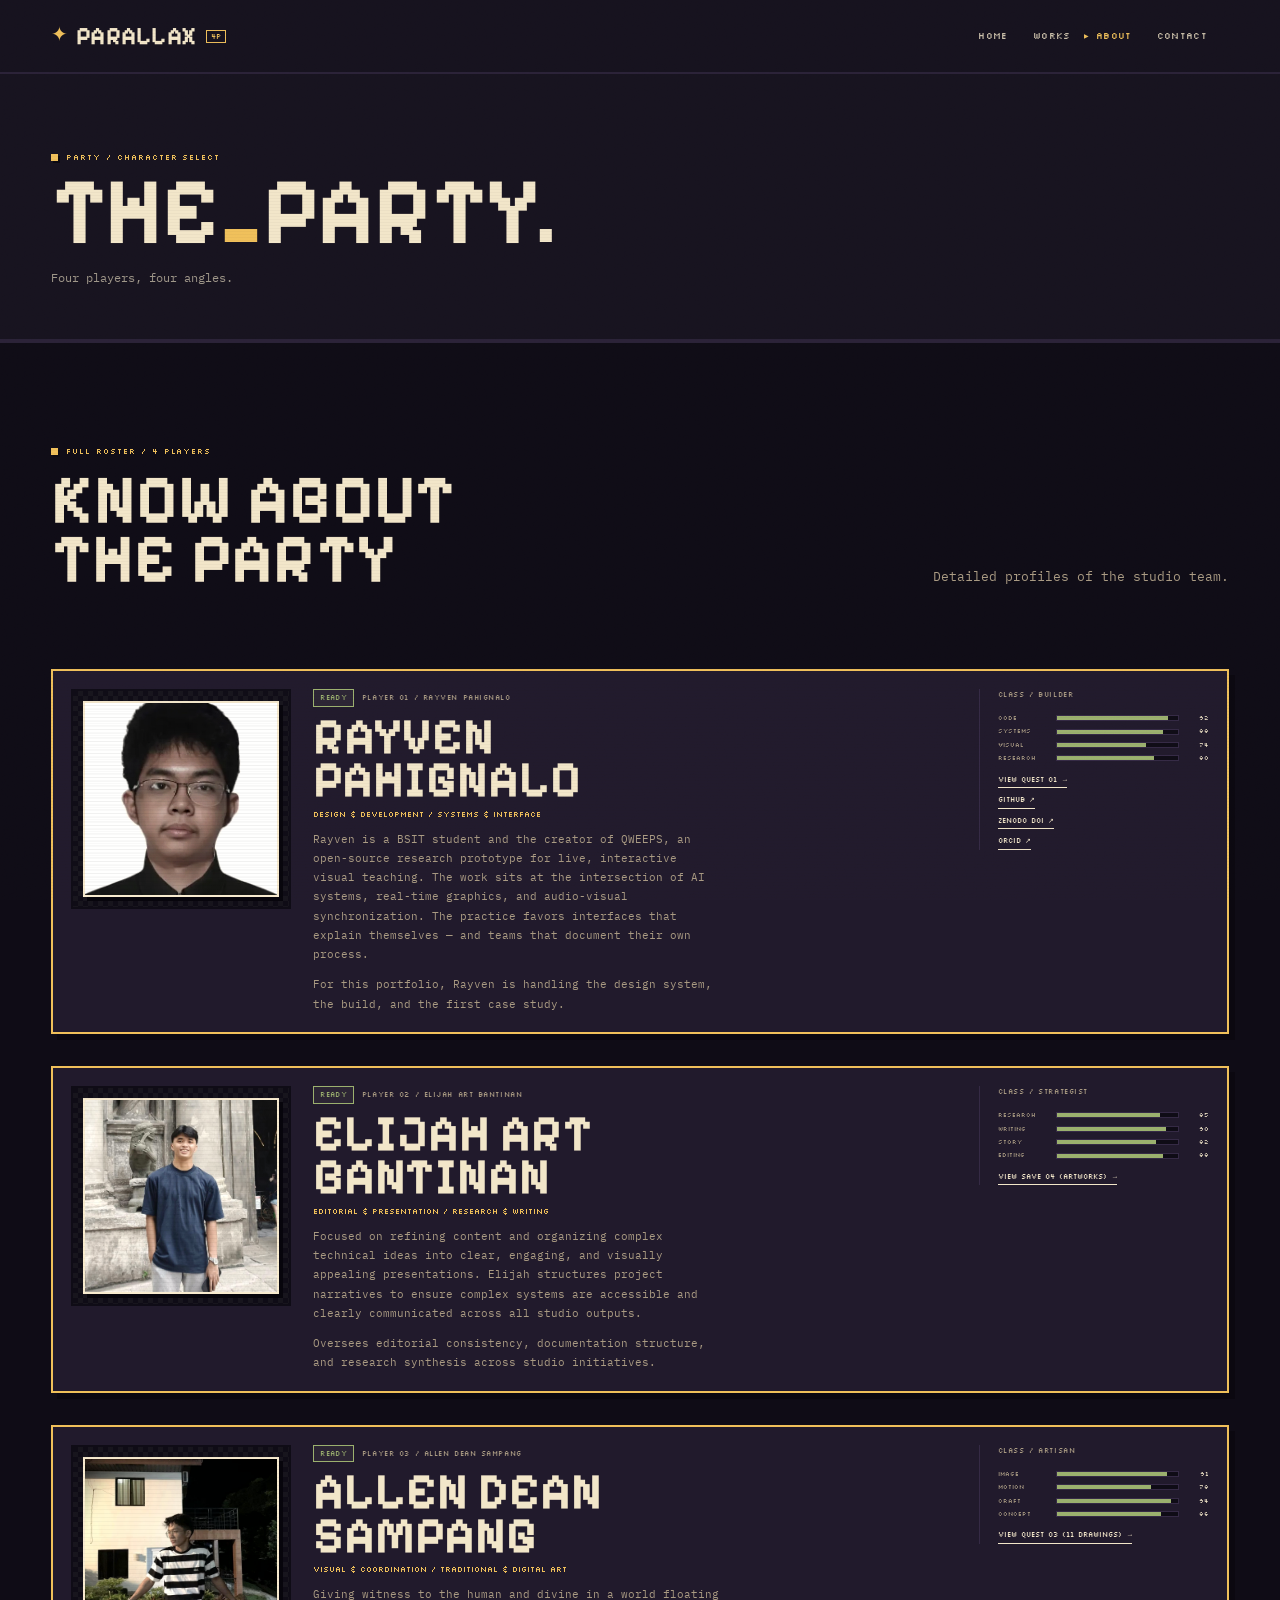
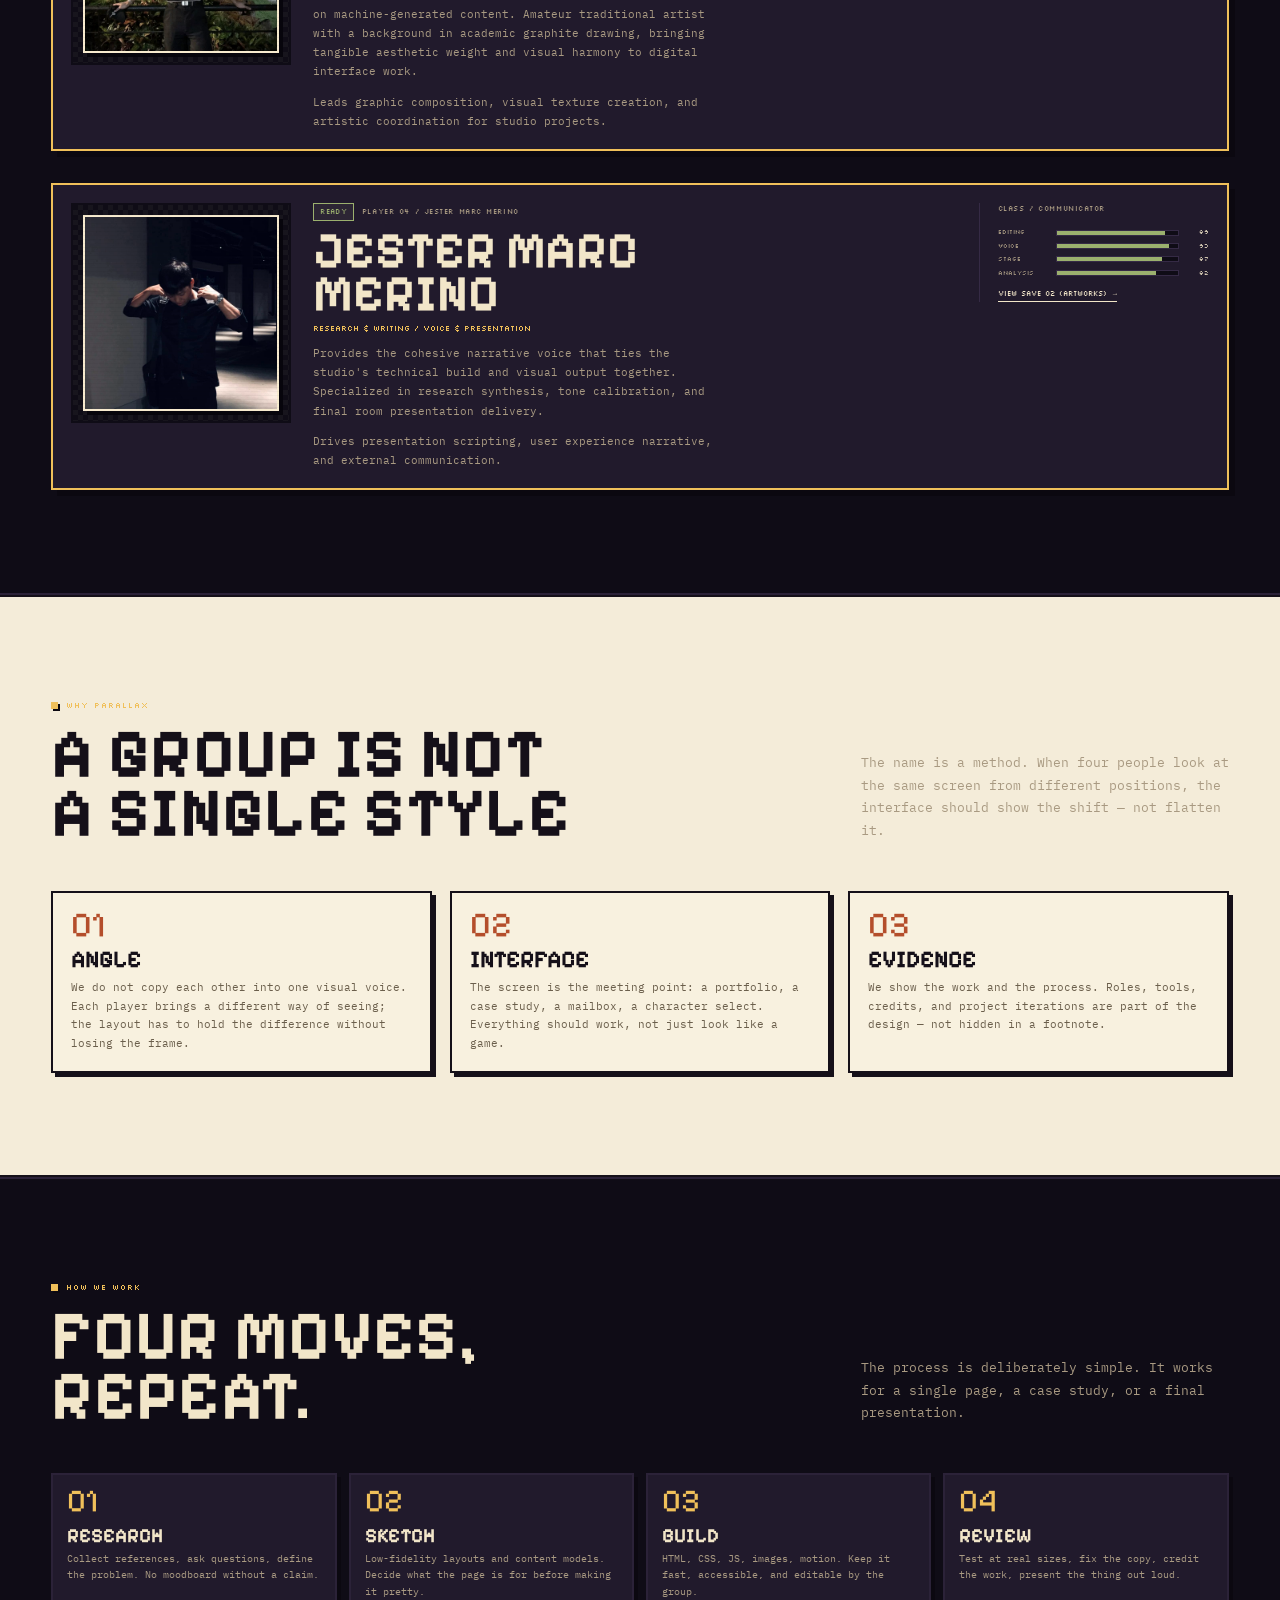
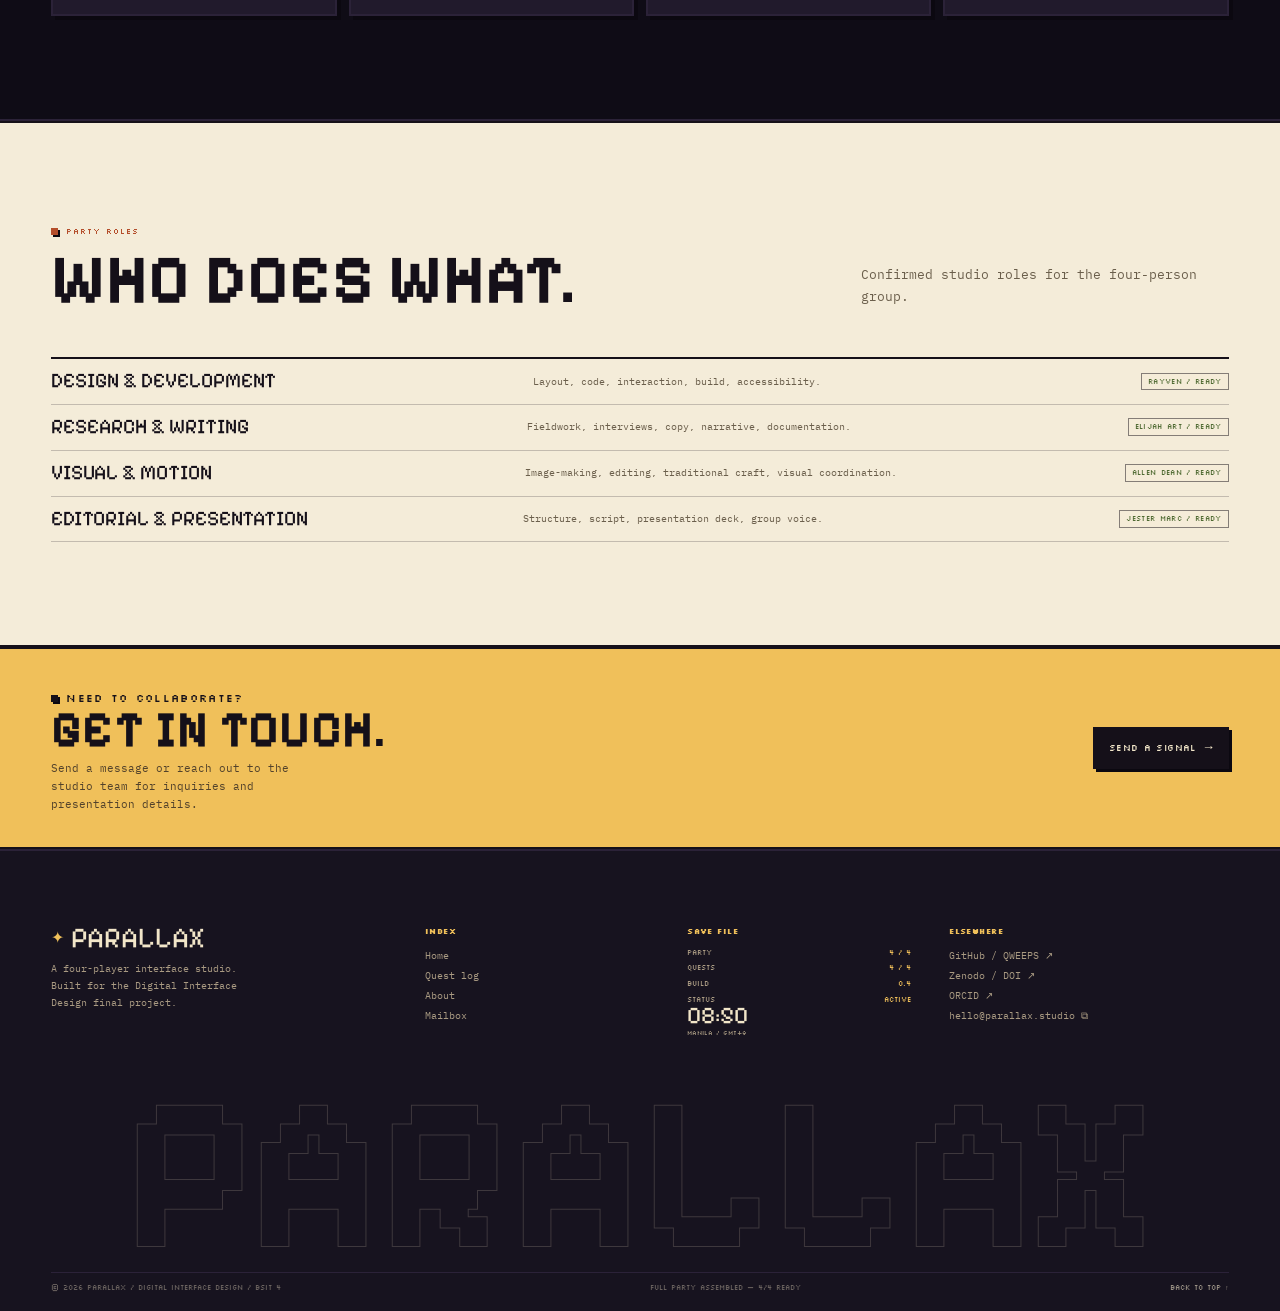
<file: about.html>
<!DOCTYPE html>
<html lang="en">
<head>
  <meta charset="utf-8">
  <meta name="viewport" content="width=device-width, initial-scale=1">
  <title>The Party — PARALLAX</title>
  <meta name="description" content="Meet the PARALLAX party: a complete four-person interface studio team.">
  <meta property="og:title" content="The Party — PARALLAX">
  <meta property="og:description" content="Four players, four angles, and the working method behind a four-person interface studio.">
  <meta property="og:type" content="website">
  <meta property="og:image" content="assets/img/og.png">
  <meta name="twitter:card" content="summary_large_image">
  <meta name="theme-color" content="#17131f">
  <link rel="icon" href="assets/favicon.svg" type="image/svg+xml">
  <link rel="preload" href="assets/fonts/pixelify-400.woff2" as="font" type="font/woff2" crossorigin>
  <link rel="stylesheet" href="assets/css/style.css">
  <script>document.documentElement.classList.add('js');</script>
</head>
<body>
  <a class="skip-link" href="#main">Skip to content</a>
  <div class="noise" aria-hidden="true"></div>

  <header class="site-header">
    <div class="header-inner">
      <a class="brand" href="index.html" aria-label="PARALLAX — home">
        <span class="brand-star" aria-hidden="true">✦</span>
        <span class="brand-word">PARALLAX</span>
        <span class="brand-4p">4P</span>
      </a>

      <nav class="nav" id="nav" aria-label="Primary">
        <a href="index.html">Home</a>
        <a href="works.html">Works</a>
        <a href="about.html" aria-current="page">About</a>
        <a href="contact.html">Contact</a>
        <a class="btn btn-primary btn-sm mobile-only" href="work-qweeps.html">Featured quest →</a>
        <p class="nav-status">PARTY 4 OF 4 READY <span>BUILD 0.4</span></p>
      </nav>

      <div class="header-tools">
        <button class="menu-toggle" id="menu-toggle" type="button" aria-expanded="false" aria-controls="nav" aria-label="Open menu">
          <span></span><span></span><span></span>
        </button>
      </div>
    </div>
  </header>

  <main id="main">
    <!-- ================= CHARACTER SELECT ================= -->
    <section class="page-hero dark">
      <div class="wrap">
        <div class="page-hero-grid">
          <div>
            <p class="eyebrow">Party / character select</p>
            <h1 class="page-title" aria-label="The party">THE<span class="accent" aria-hidden="true">_</span>PARTY.</h1>
            <p class="page-sub">Four players, four angles.</p>
          </div>
        </div>
      </div>
    </section>

    <!-- ================= CHARACTER PROFILES ================= -->
    <section class="section section-panel">
      <div class="wrap" style="display: flex; flex-direction: column; gap: 32px;">
        <div class="section-head">
          <div>
            <p class="eyebrow">Full Roster / 4 Players</p>
            <h2 class="h2">KNOW ABOUT<br>THE PARTY</h2>
          </div>
          <p class="section-intro">Detailed profiles of the studio team.</p>
        </div>

        <!-- PLAYER 01 -->
        <article class="character-wide reveal" id="player-01">
          <div class="character-avatar is-photo">
            <img class="player-photo" src="assets/img/players/rayven-pahignalo.webp" alt="Portrait of Rayven Pahignalo" width="413" height="532">
          </div>

          <div class="character-copy">
            <div style="display:flex;flex-wrap:wrap;gap:8px;align-items:center;margin-bottom:8px;">
              <span class="chip chip-ready">READY</span>
              <span class="micro">PLAYER 01 / RAYVEN PAHIGNALO</span>
            </div>
            <h2>RAYVEN<br>PAHIGNALO</h2>
            <p class="role">Design &amp; development / systems &amp; interface</p>
            <p>Rayven is a BSIT student and the creator of QWEEPS, an open-source research prototype for live, interactive visual teaching. The work sits at the intersection of AI systems, real-time graphics, and audio-visual synchronization. The practice favors interfaces that explain themselves — and teams that document their own process.</p>
            <p style="margin-bottom:0;">For this portfolio, Rayven is handling the design system, the build, and the first case study.</p>
          </div>

          <aside class="character-side" aria-label="Player 01 stats and links">
            <p class="micro">CLASS / BUILDER</p>
            <div class="character-stats">
              <div class="stat-line"><span>CODE</span><span class="track"><span style="width:92%"></span></span><span class="num">92</span></div>
              <div class="stat-line"><span>SYSTEMS</span><span class="track"><span style="width:88%"></span></span><span class="num">88</span></div>
              <div class="stat-line"><span>VISUAL</span><span class="track"><span style="width:74%"></span></span><span class="num">74</span></div>
              <div class="stat-line"><span>RESEARCH</span><span class="track"><span style="width:80%"></span></span><span class="num">80</span></div>
            </div>
            <div class="links">
              <a class="text-link" href="work-qweeps.html">VIEW QUEST 01 <span aria-hidden="true">→</span></a>
              <a class="text-link" href="https://github.com/acceptance27/qweeps" target="_blank" rel="noopener">GITHUB ↗</a>
              <a class="text-link" href="https://doi.org/10.5281/zenodo.23791785" target="_blank" rel="noopener">ZENODO DOI ↗</a>
              <a class="text-link" href="https://orcid.org/0009-0003-2325-7968" target="_blank" rel="noopener">ORCID ↗</a>
            </div>
          </aside>
        </article>

        <!-- PLAYER 02 -->
        <article class="character-wide reveal" id="player-02">
          <div class="character-avatar is-photo">
            <img class="player-photo" src="assets/img/players/Bantinan.jpg" alt="Portrait of Elijah Art Bantinan" width="413" height="532">
          </div>

          <div class="character-copy">
            <div style="display:flex;flex-wrap:wrap;gap:8px;align-items:center;margin-bottom:8px;">
              <span class="chip chip-ready">READY</span>
              <span class="micro">PLAYER 02 / ELIJAH ART BANTINAN</span>
            </div>
            <h2>ELIJAH ART<br>BANTINAN</h2>
            <p class="role">Editorial &amp; presentation / research &amp; writing</p>
            <p>Focused on refining content and organizing complex technical ideas into clear, engaging, and visually appealing presentations. Elijah structures project narratives to ensure complex systems are accessible and clearly communicated across all studio outputs.</p>
            <p style="margin-bottom:0;">Oversees editorial consistency, documentation structure, and research synthesis across studio initiatives.</p>
          </div>

          <aside class="character-side" aria-label="Player 02 stats and links">
            <p class="micro">CLASS / STRATEGIST</p>
            <div class="character-stats">
              <div class="stat-line"><span>RESEARCH</span><span class="track"><span style="width:85%"></span></span><span class="num">85</span></div>
              <div class="stat-line"><span>WRITING</span><span class="track"><span style="width:90%"></span></span><span class="num">90</span></div>
              <div class="stat-line"><span>STORY</span><span class="track"><span style="width:82%"></span></span><span class="num">82</span></div>
              <div class="stat-line"><span>EDITING</span><span class="track"><span style="width:88%"></span></span><span class="num">88</span></div>
            </div>
            <div class="links">
              <a class="text-link" href="work-elijah.html">VIEW SAVE 04 (ARTWORKS) <span aria-hidden="true">→</span></a>
            </div>
          </aside>
        </article>

        <!-- PLAYER 03 -->
        <article class="character-wide reveal" id="player-03">
          <div class="character-avatar is-photo">
            <img class="player-photo" src="assets/img/players/Sampang.avif" alt="Portrait of Allen Dean Sampang" width="413" height="532">
          </div>

          <div class="character-copy">
            <div style="display:flex;flex-wrap:wrap;gap:8px;align-items:center;margin-bottom:8px;">
              <span class="chip chip-ready">READY</span>
              <span class="micro">PLAYER 03 / ALLEN DEAN SAMPANG</span>
            </div>
            <h2>ALLEN DEAN<br>SAMPANG</h2>
            <p class="role">Visual &amp; coordination / traditional &amp; digital art</p>
            <p>Giving witness to the human and divine in a world floating on machine-generated content. Amateur traditional artist with a background in academic graphite drawing, bringing tangible aesthetic weight and visual harmony to digital interface work.</p>
            <p style="margin-bottom:0;">Leads graphic composition, visual texture creation, and artistic coordination for studio projects.</p>
          </div>

          <aside class="character-side" aria-label="Player 03 stats and links">
            <p class="micro">CLASS / ARTISAN</p>
            <div class="character-stats">
              <div class="stat-line"><span>IMAGE</span><span class="track"><span style="width:91%"></span></span><span class="num">91</span></div>
              <div class="stat-line"><span>MOTION</span><span class="track"><span style="width:78%"></span></span><span class="num">78</span></div>
              <div class="stat-line"><span>CRAFT</span><span class="track"><span style="width:94%"></span></span><span class="num">94</span></div>
              <div class="stat-line"><span>CONCEPT</span><span class="track"><span style="width:86%"></span></span><span class="num">86</span></div>
            </div>
            <div class="links">
              <a class="text-link" href="work-allen.html">VIEW QUEST 03 (11 DRAWINGS) <span aria-hidden="true">→</span></a>
            </div>
          </aside>
        </article>

        <!-- PLAYER 04 -->
        <article class="character-wide reveal" id="player-04">
          <div class="character-avatar is-photo">
            <img class="player-photo" src="assets/img/players/Merino.jpg" alt="Portrait of Jester Marc Merino" width="413" height="532">
          </div>

          <div class="character-copy">
            <div style="display:flex;flex-wrap:wrap;gap:8px;align-items:center;margin-bottom:8px;">
              <span class="chip chip-ready">READY</span>
              <span class="micro">PLAYER 04 / JESTER MARC MERINO</span>
            </div>
            <h2>JESTER MARC<br>MERINO</h2>
            <p class="role">Research &amp; writing / voice &amp; presentation</p>
            <p>Provides the cohesive narrative voice that ties the studio's technical build and visual output together. Specialized in research synthesis, tone calibration, and final room presentation delivery.</p>
            <p style="margin-bottom:0;">Drives presentation scripting, user experience narrative, and external communication.</p>
          </div>

          <aside class="character-side" aria-label="Player 04 stats and links">
            <p class="micro">CLASS / COMMUNICATOR</p>
            <div class="character-stats">
              <div class="stat-line"><span>EDITING</span><span class="track"><span style="width:89%"></span></span><span class="num">89</span></div>
              <div class="stat-line"><span>VOICE</span><span class="track"><span style="width:93%"></span></span><span class="num">93</span></div>
              <div class="stat-line"><span>STAGE</span><span class="track"><span style="width:87%"></span></span><span class="num">87</span></div>
              <div class="stat-line"><span>ANALYSIS</span><span class="track"><span style="width:82%"></span></span><span class="num">82</span></div>
            </div>
            <div class="links">
              <a class="text-link" href="work-jester.html">VIEW SAVE 02 (ARTWORKS) <span aria-hidden="true">→</span></a>
            </div>
          </aside>
        </article>
      </div>
    </section>

    <!-- ================= WHY PARALLAX ================= -->
    <section class="section manifesto-page">
      <div class="wrap">
        <div class="section-head">
          <div>
            <p class="eyebrow">Why Parallax</p>
            <h2 class="h2">A GROUP IS NOT<br>A SINGLE STYLE</h2>
          </div>
          <p class="section-intro">The name is a method. When four people look at the same screen from different positions, the interface should show the shift — not flatten it.</p>
        </div>

        <div class="principles">
          <article class="principle">
            <p class="num">01</p>
            <h3>Angle</h3>
            <p>We do not copy each other into one visual voice. Each player brings a different way of seeing; the layout has to hold the difference without losing the frame.</p>
          </article>
          <article class="principle">
            <p class="num">02</p>
            <h3>Interface</h3>
            <p>The screen is the meeting point: a portfolio, a case study, a mailbox, a character select. Everything should work, not just look like a game.</p>
          </article>
          <article class="principle">
            <p class="num">03</p>
            <h3>Evidence</h3>
            <p>We show the work and the process. Roles, tools, credits, and project iterations are part of the design — not hidden in a footnote.</p>
          </article>
        </div>
      </div>
    </section>

    <!-- ================= PROCESS ================= -->
    <section class="section section-panel">
      <div class="wrap">
        <div class="section-head">
          <div>
            <p class="eyebrow">How we work</p>
            <h2 class="h2">FOUR MOVES,<br>REPEAT.</h2>
          </div>
          <p class="section-intro">The process is deliberately simple. It works for a single page, a case study, or a final presentation.</p>
        </div>

        <div class="process-grid">
          <article class="process-card">
            <p class="num">01</p>
            <h3>Research</h3>
            <p>Collect references, ask questions, define the problem. No moodboard without a claim.</p>
          </article>
          <article class="process-card">
            <p class="num">02</p>
            <h3>Sketch</h3>
            <p>Low-fidelity layouts and content models. Decide what the page is for before making it pretty.</p>
          </article>
          <article class="process-card">
            <p class="num">03</p>
            <h3>Build</h3>
            <p>HTML, CSS, JS, images, motion. Keep it fast, accessible, and editable by the group.</p>
          </article>
          <article class="process-card">
            <p class="num">04</p>
            <h3>Review</h3>
            <p>Test at real sizes, fix the copy, credit the work, present the thing out loud.</p>
          </article>
        </div>
      </div>
    </section>

    <!-- ================= ROLES ================= -->
    <section class="section section-paper">
      <div class="wrap">
        <div class="section-head">
          <div>
            <p class="eyebrow">Party roles</p>
            <h2 class="h2">WHO DOES WHAT.</h2>
          </div>
          <p class="section-intro">Confirmed studio roles for the four-person group.</p>
        </div>

        <div class="roles-table">
          <div class="role-row">
            <span class="name">Design &amp; Development</span>
            <span class="desc">Layout, code, interaction, build, accessibility.</span>
            <span class="chip chip-ready">RAYVEN / READY</span>
          </div>
          <div class="role-row">
            <span class="name">Research &amp; Writing</span>
            <span class="desc">Fieldwork, interviews, copy, narrative, documentation.</span>
            <span class="chip chip-ready">ELIJAH ART / READY</span>
          </div>
          <div class="role-row">
            <span class="name">Visual &amp; Motion</span>
            <span class="desc">Image-making, editing, traditional craft, visual coordination.</span>
            <span class="chip chip-ready">ALLEN DEAN / READY</span>
          </div>
          <div class="role-row">
            <span class="name">Editorial &amp; Presentation</span>
            <span class="desc">Structure, script, presentation deck, group voice.</span>
            <span class="chip chip-ready">JESTER MARC / READY</span>
          </div>
        </div>
      </div>
    </section>

    <section class="contact-band">
      <div class="wrap">
        <div class="contact-band-inner">
          <div>
            <p class="eyebrow">Need to collaborate?</p>
            <h2 class="h2">GET IN TOUCH.</h2>
            <p>Send a message or reach out to the studio team for inquiries and presentation details.</p>
          </div>
          <a class="btn btn-ink" href="contact.html">SEND A SIGNAL <span class="arrow" aria-hidden="true">→</span></a>
        </div>
      </div>
    </section>
  </main>

  <footer class="site-footer">
    <div class="wrap">
      <div class="footer-grid">
        <div class="footer-col">
          <p class="footer-brand"><span class="brand-star" aria-hidden="true">✦</span> PARALLAX</p>
          <p class="footer-blurb">A four-player interface studio. Built for the Digital Interface Design final project.</p>
        </div>
        <div class="footer-col">
          <h3>Index</h3>
          <div class="footer-links">
            <a href="index.html">Home</a>
            <a href="works.html">Quest log</a>
            <a href="about.html">About</a>
            <a href="contact.html">Mailbox</a>
          </div>
        </div>
        <div class="footer-col">
          <h3>Save file</h3>
          <div class="footer-status">
            <div class="line"><span>Party</span><b>4 / 4</b></div>
            <div class="line"><span>Quests</span><b>4 / 4</b></div>
            <div class="line"><span>Build</span><b>0.4</b></div>
            <div class="line"><span>Status</span><b>ACTIVE</b></div>
          </div>
          <p class="footer-clock" data-clock>--:--<small>Manila / GMT+8</small></p>
        </div>
        <div class="footer-col">
          <h3>Elsewhere</h3>
          <div class="footer-links">
            <a href="https://github.com/acceptance27/qweeps" target="_blank" rel="noopener">GitHub / QWEEPS ↗</a>
            <a href="https://doi.org/10.5281/zenodo.23791785" target="_blank" rel="noopener">Zenodo / DOI ↗</a>
            <a href="https://orcid.org/0009-0003-2325-7968" target="_blank" rel="noopener">ORCID ↗</a>
            <a href="#" data-copy="hello@parallax.studio">hello@parallax.studio ⧉</a>
          </div>
        </div>
      </div>
      <div class="footer-mark" aria-hidden="true">PARALLAX</div>
      <div class="footer-bottom">
        <span>© 2026 PARALLAX / Digital Interface Design / BSIT 4</span>
        <span>Full Party Assembled — 4/4 Ready</span>
        <a href="#main">Back to top ↑</a>
      </div>
    </div>
  </footer>

  <div class="toast" id="toast" role="status" aria-live="polite"></div>
  <script src="assets/js/site.js" defer></script>
</body>
</html>
</file>
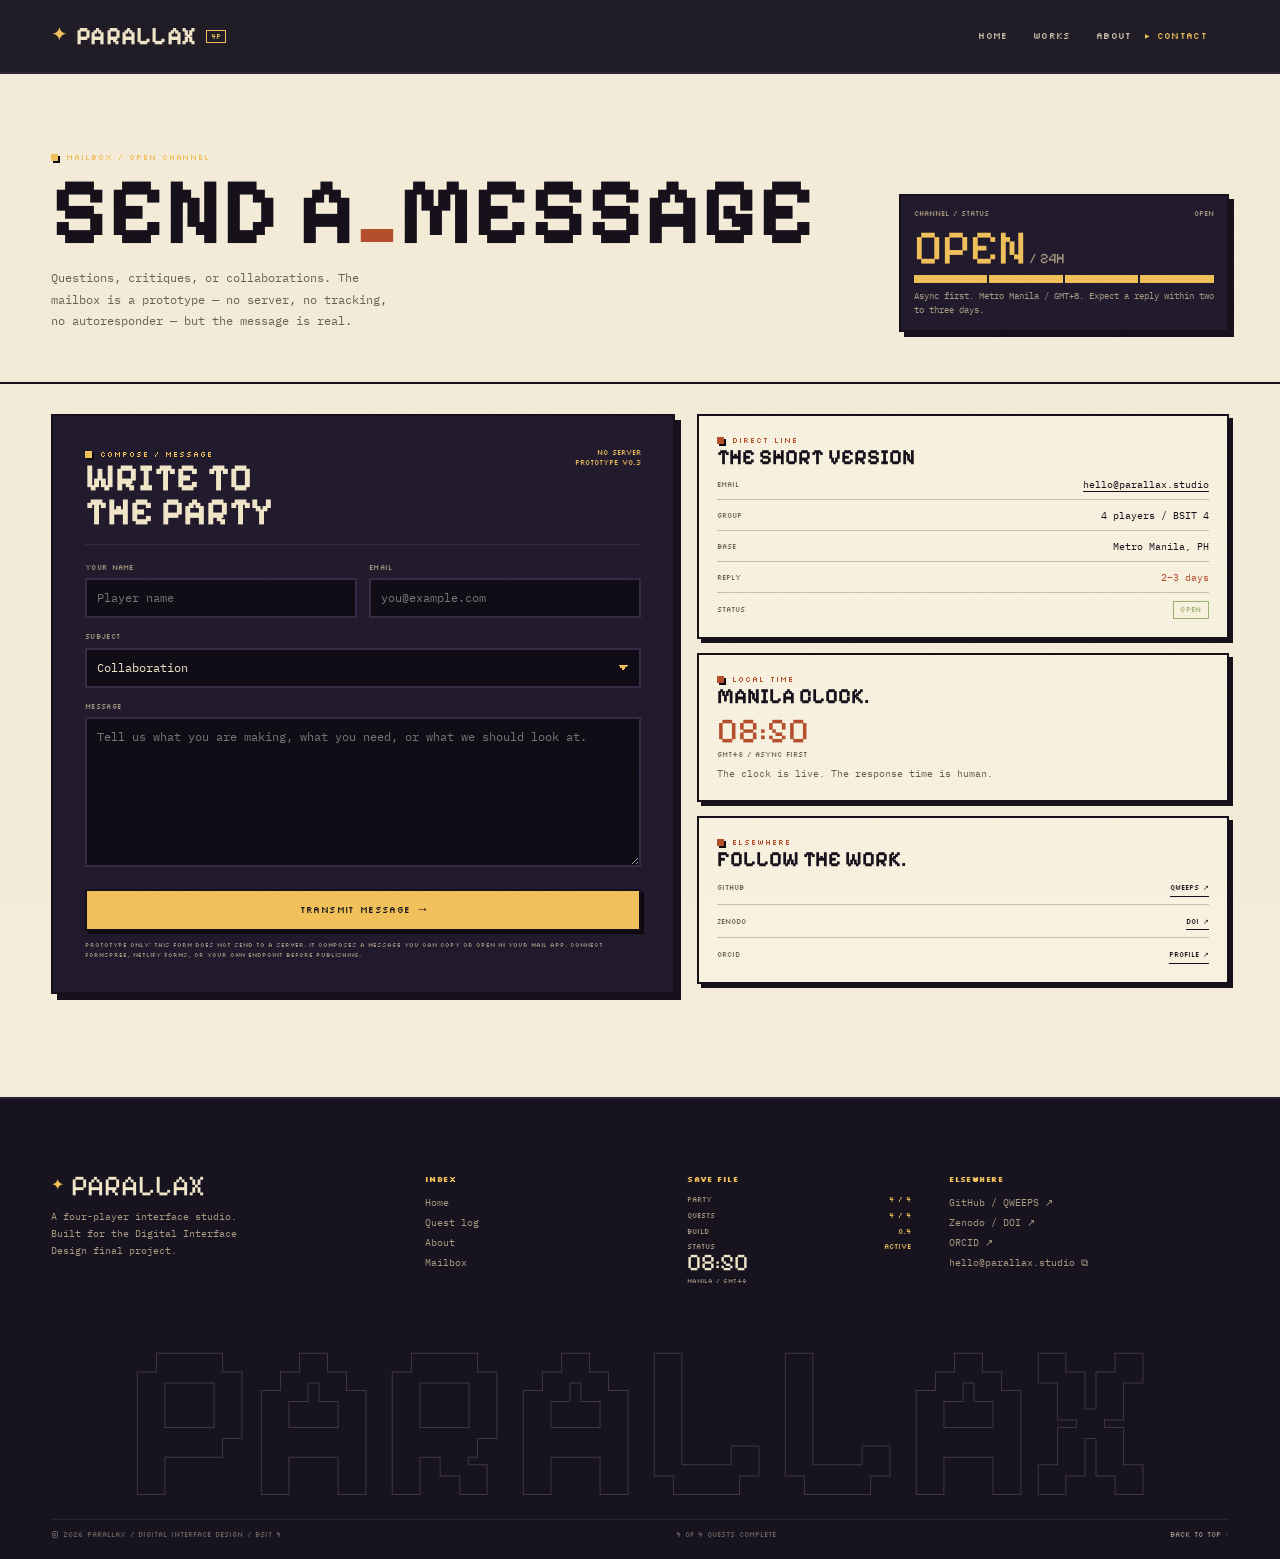
<file: contact.html>
<!DOCTYPE html>
<html lang="en">
<head>
  <meta charset="utf-8">
  <meta name="viewport" content="width=device-width, initial-scale=1">
  <title>Mailbox — PARALLAX</title>
  <meta name="description" content="Send a message to PARALLAX: questions, critiques, or collaborations.">
    <meta property="og:title" content="Mailbox — PARALLAX">
  <meta property="og:description" content="Send a message to PARALLAX: questions, critiques, collaborations, or a missing player.">
  <meta property="og:type" content="website">
  <meta property="og:image" content="assets/img/og.png">
  <meta name="twitter:card" content="summary_large_image">
  <meta name="theme-color" content="#f4ecd9">
  <link rel="icon" href="assets/favicon.svg" type="image/svg+xml">
  <link rel="preload" href="assets/fonts/pixelify-400.woff2" as="font" type="font/woff2" crossorigin>
  <link rel="stylesheet" href="assets/css/style.css">
  <script>document.documentElement.classList.add('js');</script>
</head>
<body class="paper">
  <a class="skip-link" href="#main">Skip to content</a>
  <div class="noise" aria-hidden="true"></div>

  <header class="site-header">
    <div class="header-inner">
      <a class="brand" href="index.html" aria-label="PARALLAX — home">
        <span class="brand-star" aria-hidden="true">✦</span>
        <span class="brand-word">PARALLAX</span>
        <span class="brand-4p">4P</span>
      </a>

      <nav class="nav" id="nav" aria-label="Primary">
        <a href="index.html">Home</a>
        <a href="works.html">Works</a>
        <a href="about.html">About</a>
        <a href="contact.html" aria-current="page">Contact</a>
        <a class="btn btn-primary btn-sm mobile-only" href="work-qweeps.html">Featured quest →</a>
        <p class="nav-status">PARTY 4 OF 4 READY <span>BUILD 0.3</span></p>
      </nav>

      <div class="header-tools">
        <button class="menu-toggle" id="menu-toggle" type="button" aria-expanded="false" aria-controls="nav" aria-label="Open menu">
          <span></span><span></span><span></span>
        </button>
      </div>
    </div>
  </header>

  <main id="main">
    <section class="page-hero">
      <div class="wrap">
        <div class="page-hero-grid">
          <div>
            <p class="eyebrow">Mailbox / open channel</p>
            <h1 class="page-title" aria-label="Send a message">SEND A<span class="accent" aria-hidden="true">_</span>MESSAGE</h1>
            <p class="page-sub">Questions, critiques, or collaborations. The mailbox is a prototype — no server, no tracking, no autoresponder — but the message is real.</p>
          </div>
          <aside class="status-panel" aria-label="Contact status">
            <div class="top"><span>CHANNEL / STATUS</span><span>OPEN</span></div>
            <div class="big">OPEN<span> / 24H</span></div>
            <div class="bar" aria-hidden="true"><span class="on"></span><span class="on"></span><span class="on"></span><span class="on"></span></div>
            <p>Async first. Metro Manila / GMT+8. Expect a reply within two to three days.</p>
          </aside>
        </div>
      </div>
    </section>

    <section class="section" style="padding-top: 30px;">
      <div class="wrap">
        <div class="contact-grid">
          <section class="contact-form-panel" aria-labelledby="form-title">
            <div class="form-head">
              <div>
                <p class="eyebrow" style="color:var(--gold);">Compose / message</p>
                <h2 id="form-title">WRITE TO<br>THE PARTY</h2>
              </div>
              <span class="meta">NO SERVER<br>PROTOTYPE v0.3</span>
            </div>

            <div id="contact-form-body">
              <form id="contact-form" novalidate>
                <div class="field-row">
                  <div class="field">
                    <label for="contact-name">Your name</label>
                    <input id="contact-name" name="name" type="text" autocomplete="name" maxlength="60" required placeholder="Player name">
                  </div>
                  <div class="field">
                    <label for="contact-email">Email</label>
                    <input id="contact-email" name="email" type="email" autocomplete="email" maxlength="120" required placeholder="you@example.com">
                  </div>
                </div>

                <div class="field">
                  <label for="contact-subject">Subject</label>
                  <select id="contact-subject" name="subject">
                    <option value="Collaboration">Collaboration</option>
                    <option value="Critique">Critique / feedback</option>
                    <option value="Join the party">Join the party</option>
                    <option value="Just saying hi">Just saying hi</option>
                  </select>
                </div>

                <div class="field">
                  <label for="contact-message">Message</label>
                  <textarea id="contact-message" name="message" maxlength="1600" required placeholder="Tell us what you are making, what you need, or what we should look at."></textarea>
                </div>

                <p class="form-error" id="contact-error" role="alert" hidden></p>

                <button class="btn btn-primary btn-wide" type="submit">TRANSMIT MESSAGE <span class="arrow" aria-hidden="true">→</span></button>
                <p class="form-note">Prototype only: this form does not send to a server. It composes a message you can copy or open in your mail app. Connect Formspree, Netlify Forms, or your own endpoint before publishing.</p>
              </form>
            </div>

            <div class="contact-success" id="contact-success">
              <p class="eyebrow" style="color:var(--sage);">Transmission / queued</p>
              <h3>MESSAGE QUEUED.</h3>
              <p>Your message is composed. Copy it, or open it in your mail app. Nothing was sent automatically.</p>
              <pre id="success-message"></pre>
              <div class="success-actions">
                <button class="btn btn-primary btn-sm" type="button" id="copy-message">COPY MESSAGE ⧉</button>
                <a class="btn btn-ghost btn-sm" id="mailto-link" href="#">OPEN IN MAIL APP ↗</a>
                <button class="btn btn-ghost btn-sm" type="button" id="contact-reset">WRITE ANOTHER</button>
              </div>
            </div>
          </section>

          <aside class="contact-info" aria-label="Contact details">
            <div class="info-panel">
              <p class="eyebrow" style="color:var(--orange-deep);">Direct line</p>
              <h3>THE SHORT VERSION</h3>
              <div class="info-list">
                <div class="info-row">
                  <span class="k">Email</span>
                  <span class="v"><a href="#" data-copy="hello@parallax.studio" style="text-decoration:none;border-bottom:1px solid currentColor;">hello@parallax.studio</a></span>
                </div>
                <div class="info-row">
                  <span class="k">Group</span>
                  <span class="v">4 players / BSIT 4</span>
                </div>
                <div class="info-row">
                  <span class="k">Base</span>
                  <span class="v">Metro Manila, PH</span>
                </div>
                <div class="info-row">
                  <span class="k">Reply</span>
                  <span class="v"><b>2–3 days</b></span>
                </div>
                <div class="info-row">
                  <span class="k">Status</span>
                  <span class="v"><span class="chip chip-ready">OPEN</span></span>
                </div>
              </div>
            </div>

            <div class="info-panel">
              <p class="eyebrow" style="color:var(--orange-deep);">Local time</p>
              <h3>MANILA CLOCK.</h3>
              <p class="clock" data-clock>--:--<small>GMT+8 / ASYNC FIRST</small></p>
              <p style="margin:8px 0 0;font-size:10px;line-height:1.6;color:var(--muted-dark);">The clock is live. The response time is human.</p>
            </div>

            <div class="info-panel">
              <p class="eyebrow" style="color:var(--orange-deep);">Elsewhere</p>
              <h3>FOLLOW THE WORK.</h3>
              <div class="info-list">
                <div class="info-row">
                  <span class="k">GitHub</span>
                  <span class="v"><a class="text-link" href="https://github.com/acceptance27/qweeps" target="_blank" rel="noopener">QWEEPS ↗</a></span>
                </div>
                <div class="info-row">
                  <span class="k">Zenodo</span>
                  <span class="v"><a class="text-link" href="https://doi.org/10.5281/zenodo.23791785" target="_blank" rel="noopener">DOI ↗</a></span>
                </div>
                <div class="info-row">
                  <span class="k">ORCID</span>
                  <span class="v"><a class="text-link" href="https://orcid.org/0009-0003-2325-7968" target="_blank" rel="noopener">PROFILE ↗</a></span>
                </div>
              </div>
            </div>
          </aside>
        </div>
      </div>
    </section>
  </main>

  <footer class="site-footer">
    <div class="wrap">
      <div class="footer-grid">
        <div class="footer-col">
          <p class="footer-brand"><span class="brand-star" aria-hidden="true">✦</span> PARALLAX</p>
          <p class="footer-blurb">A four-player interface studio. Built for the Digital Interface Design final project.</p>
        </div>
        <div class="footer-col">
          <h3>Index</h3>
          <div class="footer-links">
            <a href="index.html">Home</a>
            <a href="works.html">Quest log</a>
            <a href="about.html">About</a>
            <a href="contact.html">Mailbox</a>
          </div>
        </div>
        <div class="footer-col">
          <h3>Save file</h3>
          <div class="footer-status">
            <div class="line"><span>Party</span><b>4 / 4</b></div>
            <div class="line"><span>Quests</span><b>4 / 4</b></div>
            <div class="line"><span>Build</span><b>0.4</b></div>
            <div class="line"><span>Status</span><b>ACTIVE</b></div>
          </div>
          <p class="footer-clock" data-clock>--:--<small>Manila / GMT+8</small></p>
        </div>
        <div class="footer-col">
          <h3>Elsewhere</h3>
          <div class="footer-links">
            <a href="https://github.com/acceptance27/qweeps" target="_blank" rel="noopener">GitHub / QWEEPS ↗</a>
            <a href="https://doi.org/10.5281/zenodo.23791785" target="_blank" rel="noopener">Zenodo / DOI ↗</a>
            <a href="https://orcid.org/0009-0003-2325-7968" target="_blank" rel="noopener">ORCID ↗</a>
            <a href="#" data-copy="hello@parallax.studio">hello@parallax.studio ⧉</a>
          </div>
        </div>
      </div>
      <div class="footer-mark" aria-hidden="true">PARALLAX</div>
      <div class="footer-bottom">
        <span>© 2026 PARALLAX / Digital Interface Design / BSIT 4</span>
        <span>4 of 4 Quests Complete</span>
        <a href="#main">Back to top ↑</a>
      </div>
    </div>
  </footer>

  <div class="toast" id="toast" role="status" aria-live="polite"></div>
  <script src="assets/js/site.js" defer></script>
</body>
</html>
</file>
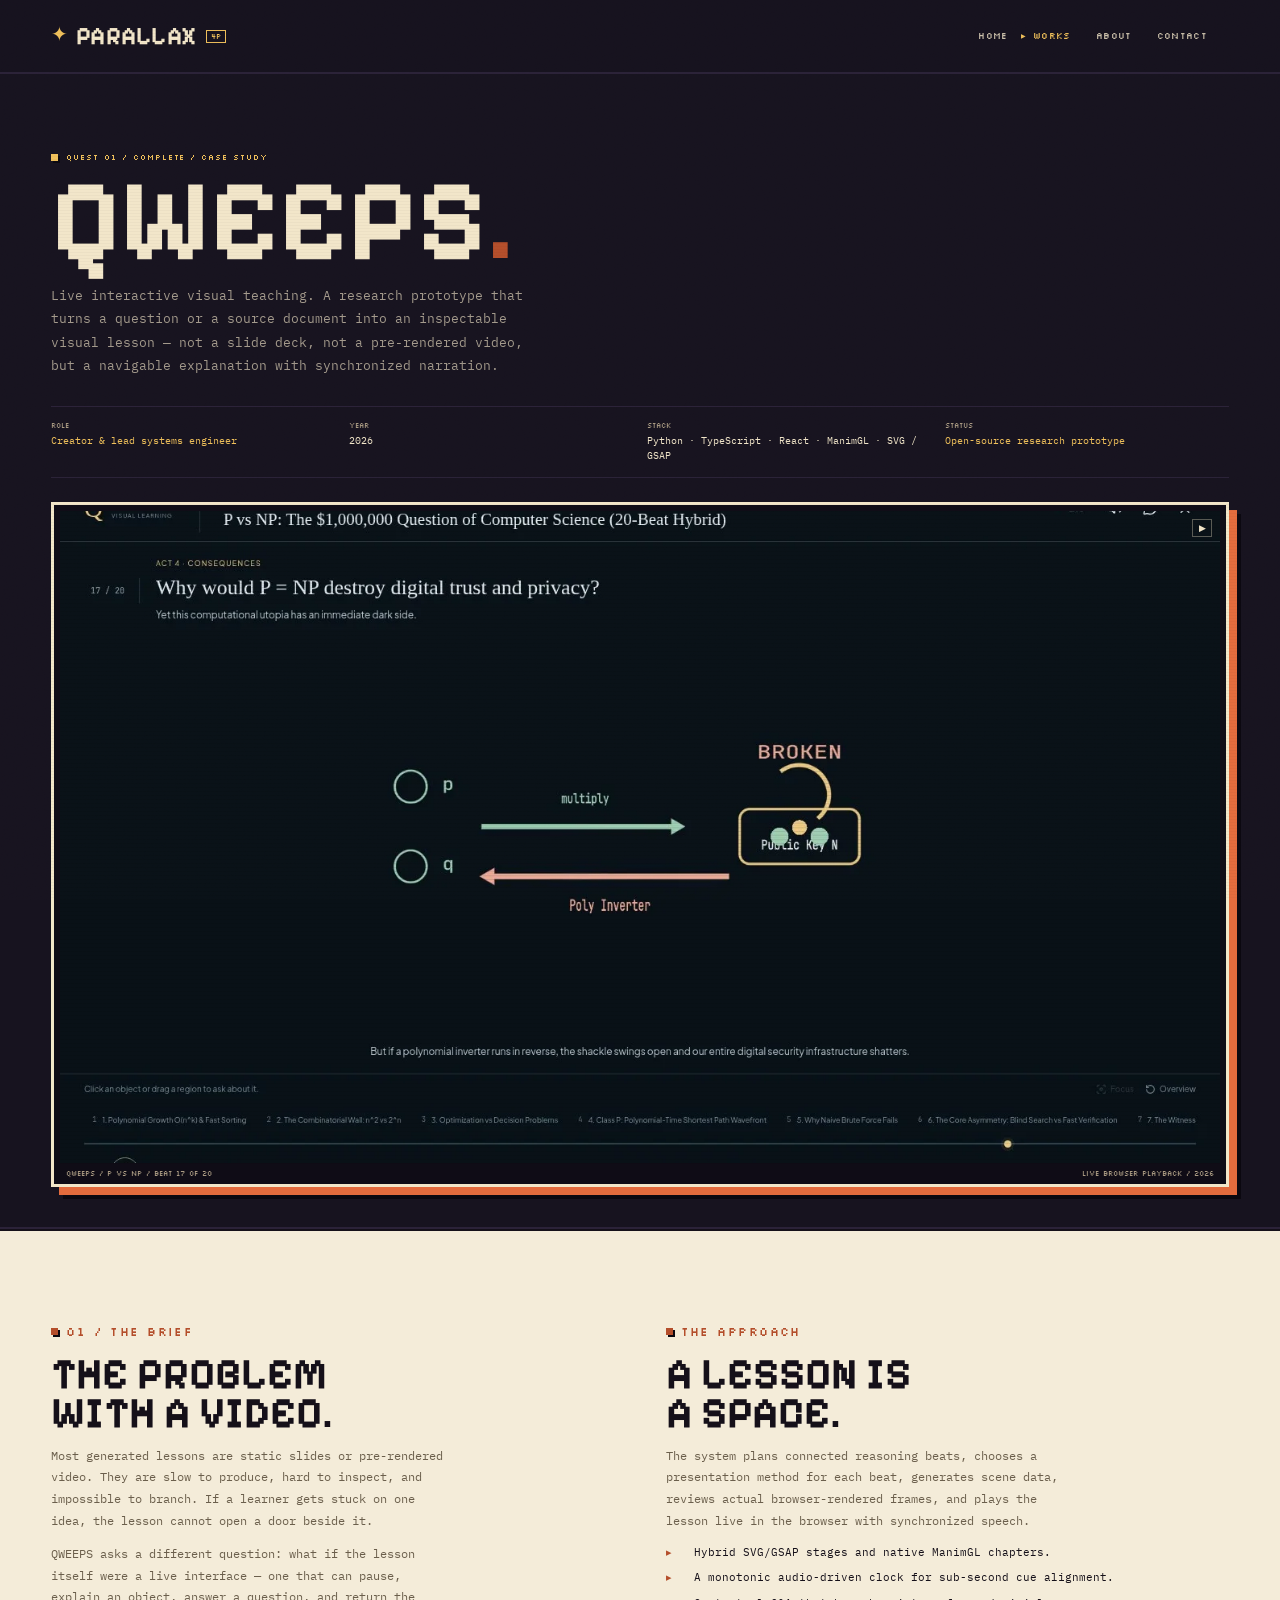
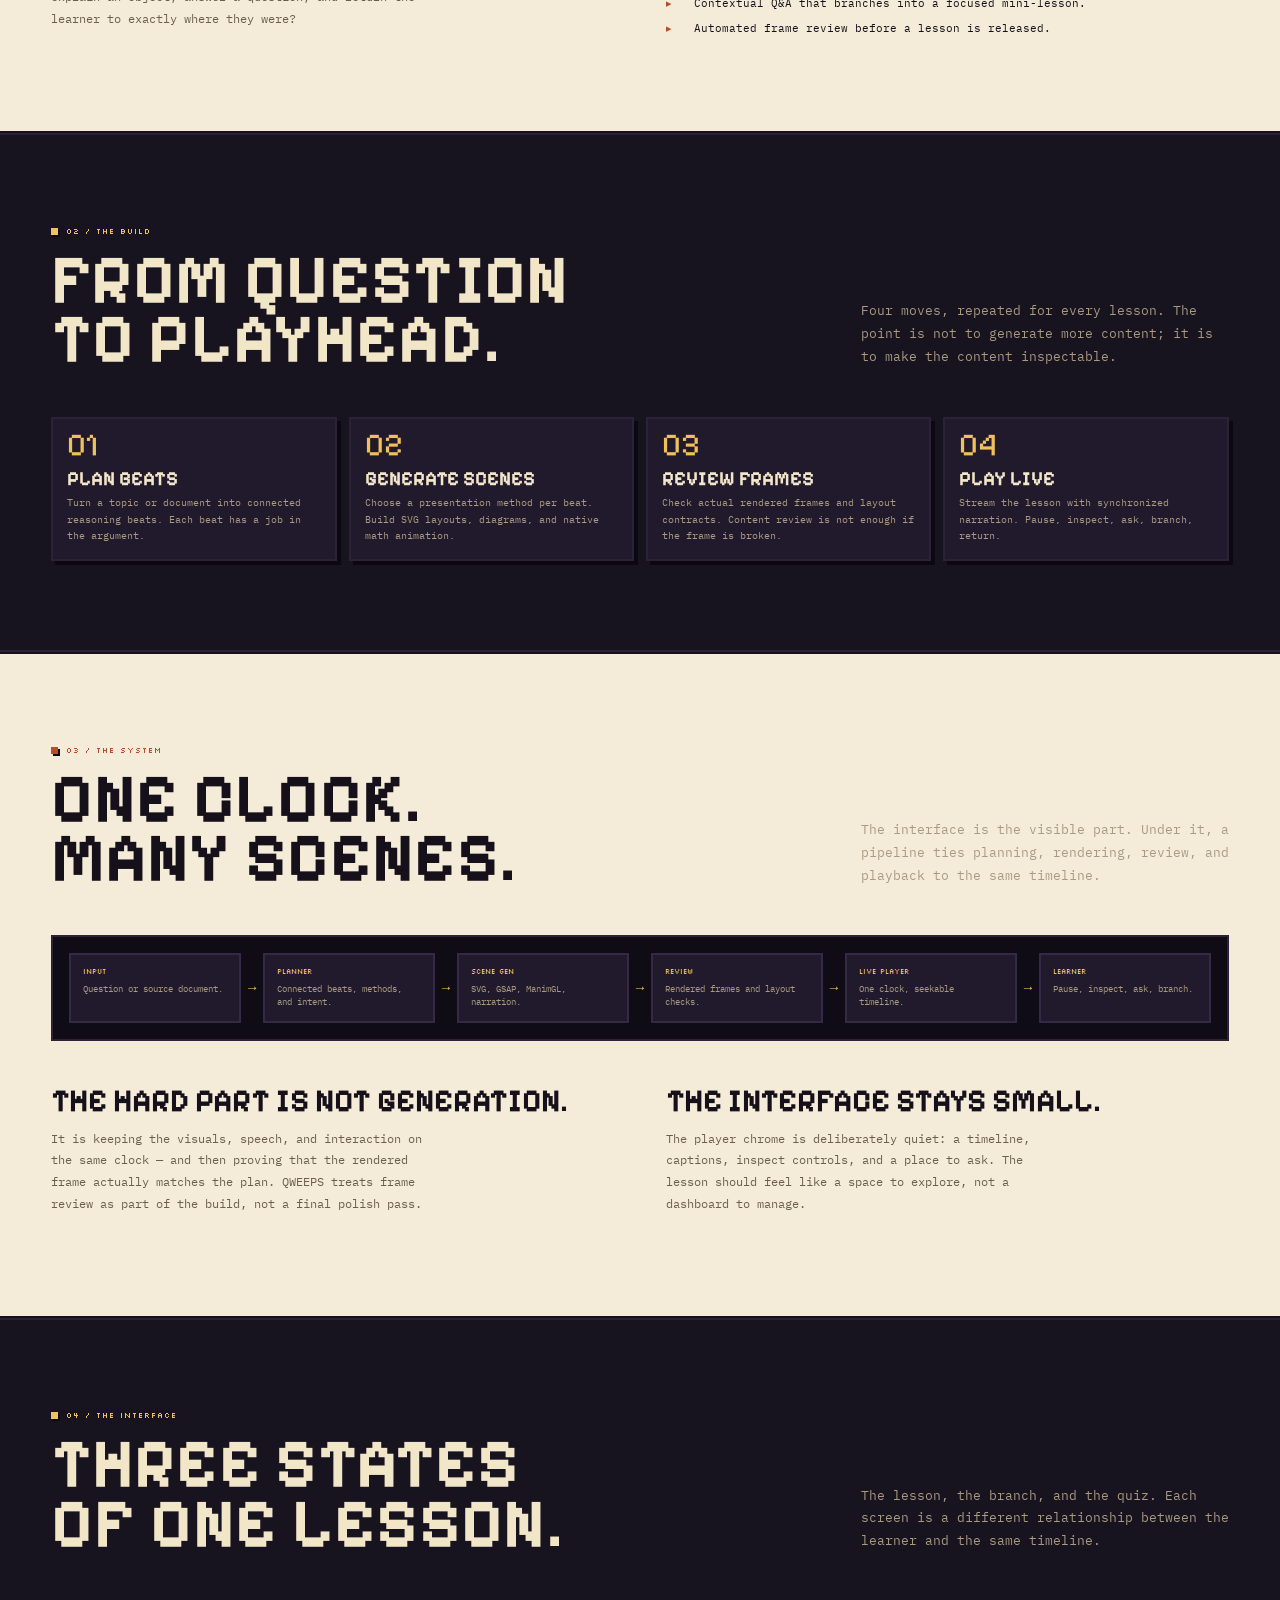
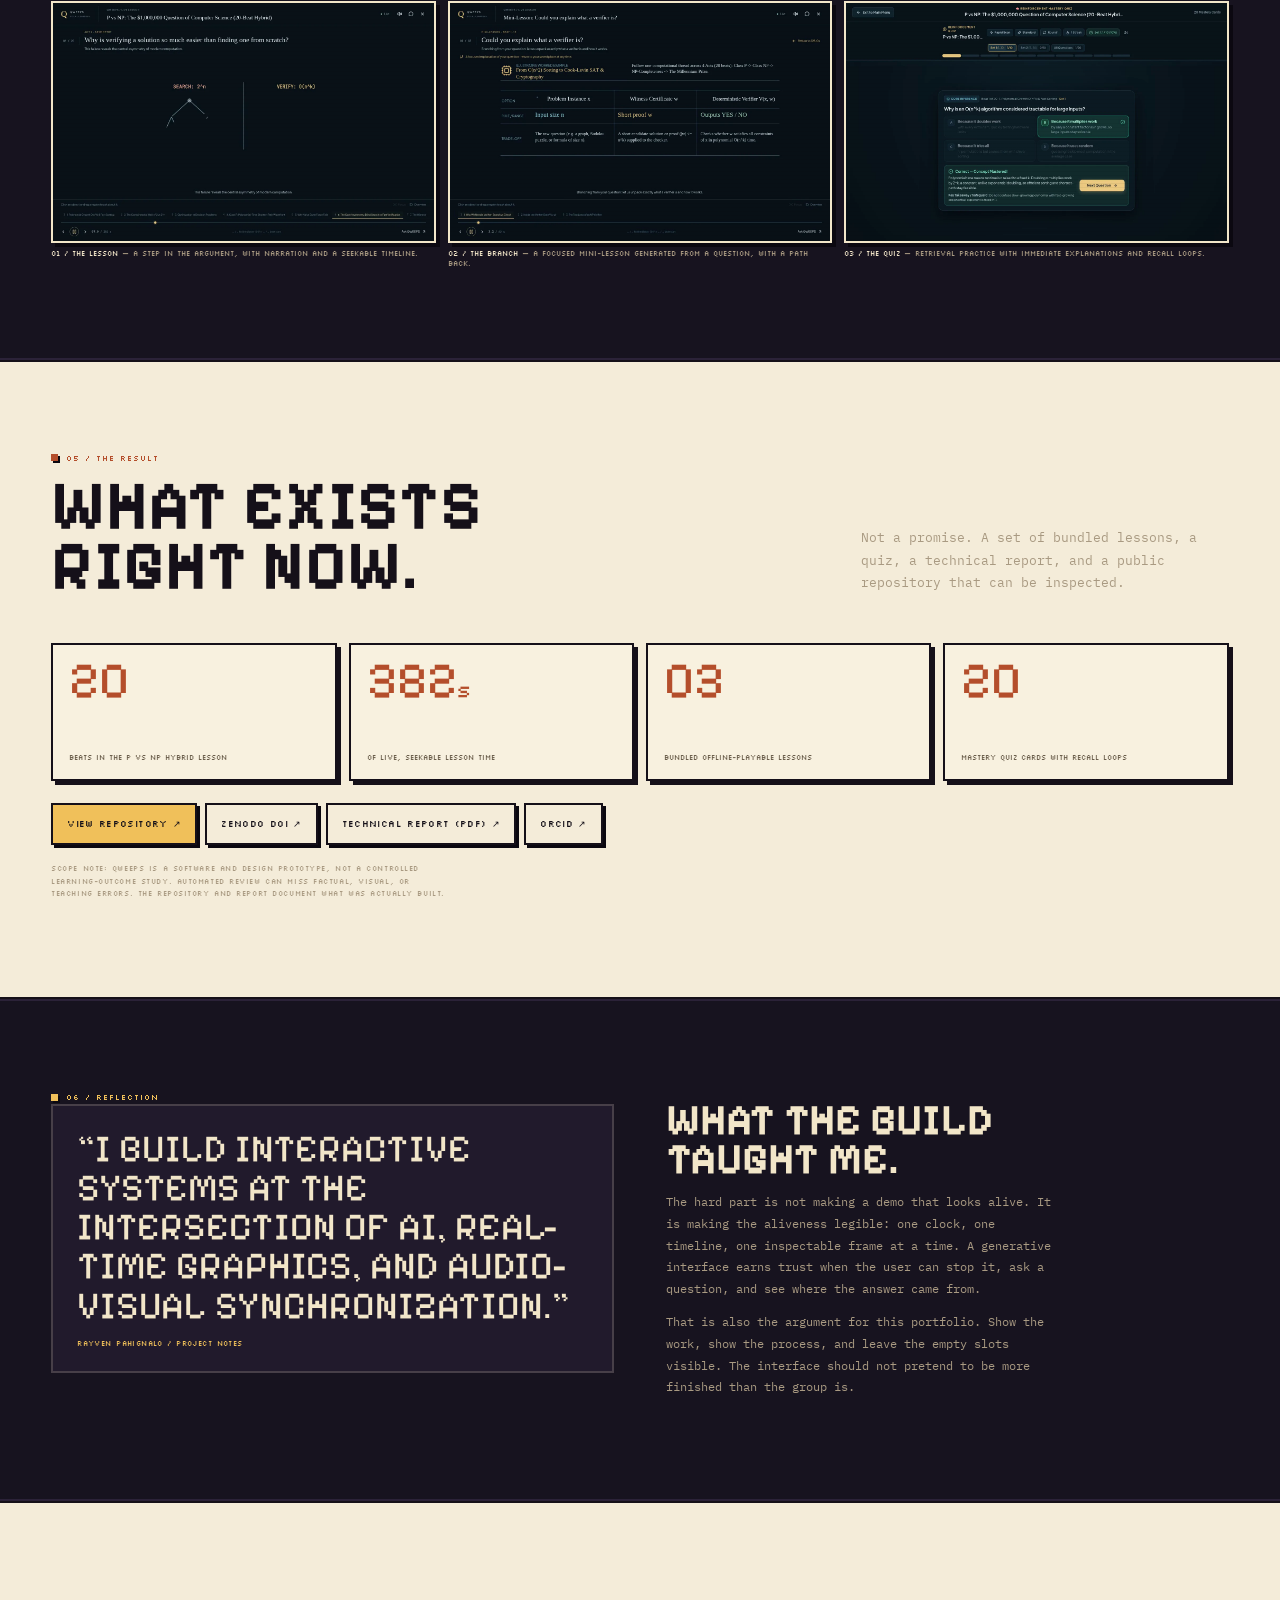
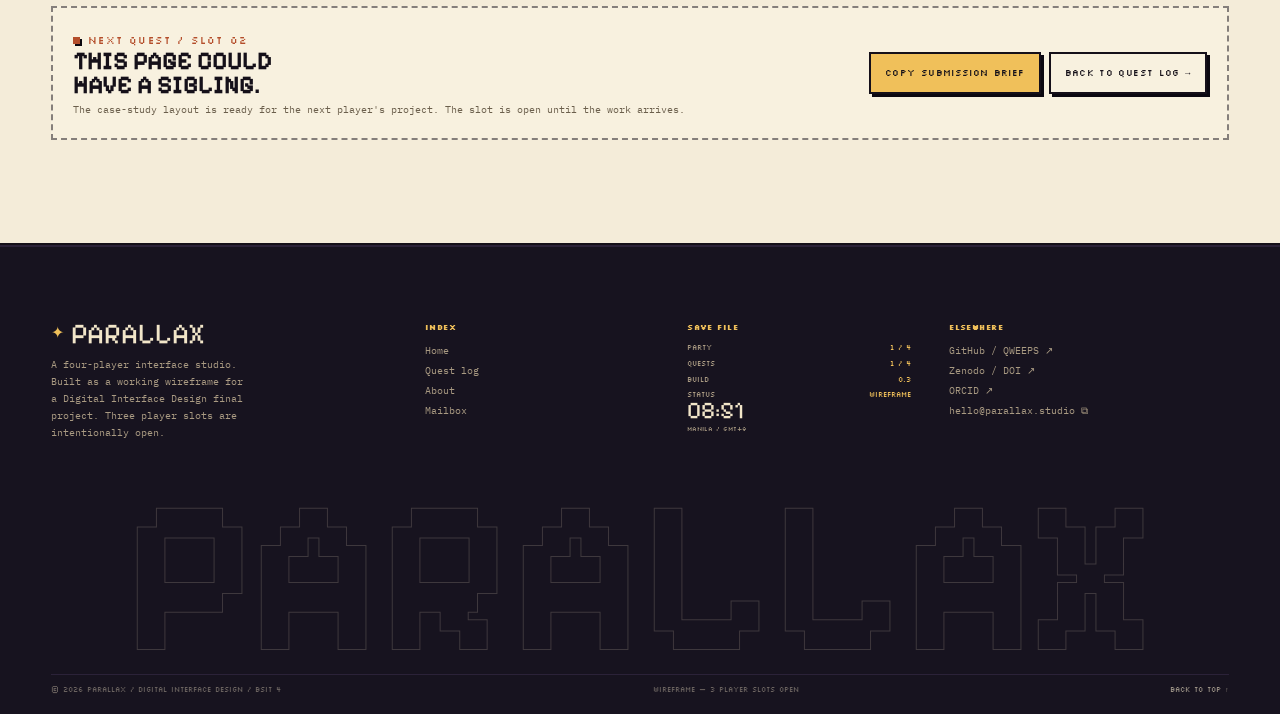
<file: work-qweeps.html>
<!DOCTYPE html>
<html lang="en">
<head>
  <meta charset="utf-8">
  <meta name="viewport" content="width=device-width, initial-scale=1">
  <title>QWEEPS — Case Study — PARALLAX</title>
  <meta name="description" content="QWEEPS case study: a live, interactive visual teaching prototype with synchronized narration, inspectable scenes, and contextual branches.">
    <meta property="og:title" content="QWEEPS — Case Study — PARALLAX">
  <meta property="og:description" content="Live interactive visual teaching: a QWEEPS case study with synchronized narration, inspectable scenes, and contextual branches.">
  <meta property="og:type" content="website">
  <meta property="og:image" content="assets/img/og.png">
  <meta name="twitter:card" content="summary_large_image">
  <meta name="theme-color" content="#17131f">
  <link rel="icon" href="assets/favicon.svg" type="image/svg+xml">
  <link rel="preload" href="assets/fonts/pixelify-400.woff2" as="font" type="font/woff2" crossorigin>
  <link rel="stylesheet" href="assets/css/style.css">
  <script>document.documentElement.classList.add('js');</script>
</head>
<body>
  <a class="skip-link" href="#main">Skip to content</a>
  <div class="noise" aria-hidden="true"></div>

  <header class="site-header">
    <div class="header-inner">
      <a class="brand" href="index.html" aria-label="PARALLAX — home">
        <span class="brand-star" aria-hidden="true">✦</span>
        <span class="brand-word">PARALLAX</span>
        <span class="brand-4p">4P</span>
      </a>

      <nav class="nav" id="nav" aria-label="Primary">
        <a href="index.html">Home</a>
        <a href="works.html" aria-current="page">Works</a>
        <a href="about.html">About</a>
        <a href="contact.html">Contact</a>
        <a class="btn btn-primary btn-sm mobile-only" href="work-qweeps.html">Featured quest →</a>
        <p class="nav-status">PARTY 4 OF 4 READY <span>BUILD 0.3</span></p>
      </nav>

      <div class="header-tools">
        <button class="menu-toggle" id="menu-toggle" type="button" aria-expanded="false" aria-controls="nav" aria-label="Open menu">
          <span></span><span></span><span></span>
        </button>
      </div>
    </div>
  </header>

  <main id="main">
    <!-- ================= CASE HERO ================= -->
    <section class="case-hero">
      <div class="wrap">
        <p class="eyebrow">Quest 01 / Complete / Case study</p>
        <h1 class="page-title" aria-label="QWEEPS">QWEEPS<span class="accent" aria-hidden="true">.</span></h1>
        <p class="case-sub">Live interactive visual teaching. A research prototype that turns a question or a source document into an inspectable visual lesson — not a slide deck, not a pre-rendered video, but a navigable explanation with synchronized narration.</p>

        <div class="case-meta">
          <div><span class="k">Role</span><span class="v"><b>Creator &amp; lead systems engineer</b></span></div>
          <div><span class="k">Year</span><span class="v">2026</span></div>
          <div><span class="k">Stack</span><span class="v">Python · TypeScript · React · ManimGL · SVG / GSAP</span></div>
          <div><span class="k">Status</span><span class="v"><b>Open-source research prototype</b></span></div>
        </div>

        <div class="case-hero-media">
          <div class="screen-media" style="border:0;box-shadow:none;">
            <video id="case-video" autoplay muted loop playsinline preload="metadata" poster="assets/img/qweeps/lesson-sat.webp" aria-label="Animated QWEEPS lesson explaining why P equals NP would destroy digital trust and privacy">
              <source src="assets/img/qweeps/lesson-loop.mp4" type="video/mp4">
              <img src="assets/img/qweeps/lesson-sat.webp" alt="QWEEPS lesson screen showing a P versus NP diagram.">
            </video>
            <button class="screen-play" id="case-play" type="button" aria-label="Pause preview" style="position:absolute;right:8px;top:8px;z-index:3;">II</button>
          </div>
          <div class="cap"><span>QWEEPS / P VS NP / BEAT 17 OF 20</span><span>LIVE BROWSER PLAYBACK / 2026</span></div>
        </div>
      </div>
    </section>

    <!-- ================= BRIEF ================= -->
    <section class="case-section paper" id="brief">
      <div class="wrap">
        <div class="case-two-col">
          <div class="case-block">
            <p class="eyebrow" style="color:var(--orange-deep);">01 / The brief</p>
            <h2>THE PROBLEM<br>WITH A VIDEO.</h2>
            <p>Most generated lessons are static slides or pre-rendered video. They are slow to produce, hard to inspect, and impossible to branch. If a learner gets stuck on one idea, the lesson cannot open a door beside it.</p>
            <p>QWEEPS asks a different question: what if the lesson itself were a live interface — one that can pause, explain an object, answer a question, and return the learner to exactly where they were?</p>
          </div>
          <div class="case-block">
            <p class="eyebrow" style="color:var(--orange-deep);">The approach</p>
            <h2>A LESSON IS<br>A SPACE.</h2>
            <p>The system plans connected reasoning beats, chooses a presentation method for each beat, generates scene data, reviews actual browser-rendered frames, and plays the lesson live in the browser with synchronized speech.</p>
            <ul>
              <li>Hybrid SVG/GSAP stages and native ManimGL chapters.</li>
              <li>A monotonic audio-driven clock for sub-second cue alignment.</li>
              <li>Contextual Q&amp;A that branches into a focused mini-lesson.</li>
              <li>Automated frame review before a lesson is released.</li>
            </ul>
          </div>
        </div>
      </div>
    </section>

    <!-- ================= BUILD ================= -->
    <section class="case-section dark" id="build">
      <div class="wrap">
        <div class="section-head">
          <div>
            <p class="eyebrow">02 / The build</p>
            <h2 class="h2">FROM QUESTION<br>TO PLAYHEAD.</h2>
          </div>
          <p class="section-intro">Four moves, repeated for every lesson. The point is not to generate more content; it is to make the content inspectable.</p>
        </div>

        <div class="process-steps">
          <article class="process-step">
            <p class="n">01</p>
            <h3>Plan beats</h3>
            <p>Turn a topic or document into connected reasoning beats. Each beat has a job in the argument.</p>
          </article>
          <article class="process-step">
            <p class="n">02</p>
            <h3>Generate scenes</h3>
            <p>Choose a presentation method per beat. Build SVG layouts, diagrams, and native math animation.</p>
          </article>
          <article class="process-step">
            <p class="n">03</p>
            <h3>Review frames</h3>
            <p>Check actual rendered frames and layout contracts. Content review is not enough if the frame is broken.</p>
          </article>
          <article class="process-step">
            <p class="n">04</p>
            <h3>Play live</h3>
            <p>Stream the lesson with synchronized narration. Pause, inspect, ask, branch, return.</p>
          </article>
        </div>
      </div>
    </section>

    <!-- ================= SYSTEM ================= -->
    <section class="case-section paper" id="system">
      <div class="wrap">
        <div class="section-head">
          <div>
            <p class="eyebrow" style="color:var(--orange-deep);">03 / The system</p>
            <h2 class="h2">ONE CLOCK.<br>MANY SCENES.</h2>
          </div>
          <p class="section-intro">The interface is the visible part. Under it, a pipeline ties planning, rendering, review, and playback to the same timeline.</p>
        </div>

        <div class="system-diagram" role="img" aria-label="System flow: input, planner, scene generator, frame review, live player, learner.">
          <div class="system-node"><b>INPUT</b><span>Question or source document.</span></div>
          <div class="system-arrow" aria-hidden="true">→</div>
          <div class="system-node"><b>PLANNER</b><span>Connected beats, methods, and intent.</span></div>
          <div class="system-arrow" aria-hidden="true">→</div>
          <div class="system-node"><b>SCENE GEN</b><span>SVG, GSAP, ManimGL, narration.</span></div>
          <div class="system-arrow" aria-hidden="true">→</div>
          <div class="system-node"><b>REVIEW</b><span>Rendered frames and layout checks.</span></div>
          <div class="system-arrow" aria-hidden="true">→</div>
          <div class="system-node"><b>LIVE PLAYER</b><span>One clock, seekable timeline.</span></div>
          <div class="system-arrow" aria-hidden="true">→</div>
          <div class="system-node"><b>LEARNER</b><span>Pause, inspect, ask, branch.</span></div>
        </div>

        <div class="case-two-col" style="margin-top:36px;">
          <div class="case-block">
            <h2 style="font-size:clamp(1.5rem,2.5vw,2.2rem);">THE HARD PART IS NOT GENERATION.</h2>
            <p>It is keeping the visuals, speech, and interaction on the same clock — and then proving that the rendered frame actually matches the plan. QWEEPS treats frame review as part of the build, not a final polish pass.</p>
          </div>
          <div class="case-block">
            <h2 style="font-size:clamp(1.5rem,2.5vw,2.2rem);">THE INTERFACE STAYS SMALL.</h2>
            <p>The player chrome is deliberately quiet: a timeline, captions, inspect controls, and a place to ask. The lesson should feel like a space to explore, not a dashboard to manage.</p>
          </div>
        </div>
      </div>
    </section>

    <!-- ================= INTERFACE ================= -->
    <section class="case-section dark" id="interface">
      <div class="wrap">
        <div class="section-head">
          <div>
            <p class="eyebrow">04 / The interface</p>
            <h2 class="h2">THREE STATES<br>OF ONE LESSON.</h2>
          </div>
          <p class="section-intro">The lesson, the branch, and the quiz. Each screen is a different relationship between the learner and the same timeline.</p>
        </div>

        <div class="gallery-3">
          <figure>
            <div class="shot">
              <img src="assets/img/qweeps/lesson-verifier.webp" alt="QWEEPS lesson screen explaining how a mathematical verifier checks an answer." width="1440" height="900" decoding="async">
            </div>
            <figcaption><b>01 / THE LESSON</b> — A step in the argument, with narration and a seekable timeline.</figcaption>
          </figure>
          <figure>
            <div class="shot">
              <img src="assets/img/qweeps/branch.webp" alt="QWEEPS branch mini-lesson with a comparison table explaining verifiers." width="1440" height="900" decoding="async">
            </div>
            <figcaption><b>02 / THE BRANCH</b> — A focused mini-lesson generated from a question, with a path back.</figcaption>
          </figure>
          <figure>
            <div class="shot">
              <img src="assets/img/qweeps/quiz.webp" alt="QWEEPS reinforcement quiz with a multiple-choice question and a correct answer." width="1440" height="900" decoding="async">
            </div>
            <figcaption><b>03 / THE QUIZ</b> — Retrieval practice with immediate explanations and recall loops.</figcaption>
          </figure>
        </div>
      </div>
    </section>

    <!-- ================= RESULT ================= -->
    <section class="case-section paper" id="result">
      <div class="wrap">
        <div class="section-head">
          <div>
            <p class="eyebrow" style="color:var(--orange-deep);">05 / The result</p>
            <h2 class="h2">WHAT EXISTS<br>RIGHT NOW.</h2>
          </div>
          <p class="section-intro">Not a promise. A set of bundled lessons, a quiz, a technical report, and a public repository that can be inspected.</p>
        </div>

        <div class="result-stats">
          <div class="result-stat"><p class="n">20</p><span class="l">beats in the P vs NP hybrid lesson</span></div>
          <div class="result-stat"><p class="n">382<span style="font-size:.45em;">s</span></p><span class="l">of live, seekable lesson time</span></div>
          <div class="result-stat"><p class="n">03</p><span class="l">bundled offline-playable lessons</span></div>
          <div class="result-stat"><p class="n">20</p><span class="l">mastery quiz cards with recall loops</span></div>
        </div>

        <div class="case-links">
          <a class="btn btn-primary" href="https://github.com/acceptance27/qweeps" target="_blank" rel="noopener">VIEW REPOSITORY ↗</a>
          <a class="btn btn-ghost" style="color:var(--ink);border-color:var(--ink);" href="https://doi.org/10.5281/zenodo.23791785" target="_blank" rel="noopener">ZENODO DOI ↗</a>
          <a class="btn btn-ghost" style="color:var(--ink);border-color:var(--ink);" href="assets/docs/qweeps-technical-report.pdf" target="_blank" rel="noopener">TECHNICAL REPORT (PDF) ↗</a>
          <a class="btn btn-ghost" style="color:var(--ink);border-color:var(--ink);" href="https://orcid.org/0009-0003-2325-7968" target="_blank" rel="noopener">ORCID ↗</a>
        </div>

        <p class="micro" style="margin-top:18px;max-width:80ch;line-height:1.8;">SCOPE NOTE: QWEEPS IS A SOFTWARE AND DESIGN PROTOTYPE, NOT A CONTROLLED LEARNING-OUTCOME STUDY. AUTOMATED REVIEW CAN MISS FACTUAL, VISUAL, OR TEACHING ERRORS. THE REPOSITORY AND REPORT DOCUMENT WHAT WAS ACTUALLY BUILT.</p>
      </div>
    </section>

    <!-- ================= REFLECTION ================= -->
    <section class="case-section dark" id="reflection">
      <div class="wrap">
        <div class="case-two-col">
          <div>
            <p class="eyebrow">06 / Reflection</p>
            <blockquote class="case-quote" style="border-color:var(--line);background:var(--panel);color:var(--cream);">
              “I build interactive systems at the intersection of AI, real-time graphics, and audio-visual synchronization.”
              <span style="display:block;margin-top:14px;font-family:var(--font-pixel-label);font-size:7px;color:var(--gold);letter-spacing:.06em;">RAYVEN PAHIGNALO / PROJECT NOTES</span>
            </blockquote>
          </div>
          <div class="case-block">
            <h2>WHAT THE BUILD<br>TAUGHT ME.</h2>
            <p>The hard part is not making a demo that looks alive. It is making the aliveness legible: one clock, one timeline, one inspectable frame at a time. A generative interface earns trust when the user can stop it, ask a question, and see where the answer came from.</p>
            <p>That is also the argument for this portfolio. Show the work, show the process, and leave the empty slots visible. The interface should not pretend to be more finished than the group is.</p>
          </div>
        </div>
      </div>
    </section>

    <!-- ================= NEXT ================= -->
    <section class="section section-paper">
      <div class="wrap">
        <div class="next-quest">
          <div>
            <p class="eyebrow" style="color:var(--orange-deep);">Next quest / slot 02</p>
            <h3>THIS PAGE COULD<br>HAVE A SIBLING.</h3>
            <p>The case-study layout is ready for the next player's project. The slot is open until the work arrives.</p>
          </div>
          <div style="display:flex;flex-wrap:wrap;gap:8px;">
            <button class="btn btn-primary" type="button" data-slot="02" data-role="Research &amp; Writing" data-copy-brief>COPY SUBMISSION BRIEF</button>
            <a class="btn btn-ghost" style="color:var(--ink);border-color:var(--ink);" href="works.html">BACK TO QUEST LOG →</a>
          </div>
        </div>
      </div>
    </section>
  </main>

  <footer class="site-footer">
    <div class="wrap">
      <div class="footer-grid">
        <div class="footer-col">
          <p class="footer-brand"><span class="brand-star" aria-hidden="true">✦</span> PARALLAX</p>
          <p class="footer-blurb">A four-player interface studio. Built as a working wireframe for a Digital Interface Design final project. Three player slots are intentionally open.</p>
        </div>
        <div class="footer-col">
          <h3>Index</h3>
          <div class="footer-links">
            <a href="index.html">Home</a>
            <a href="works.html">Quest log</a>
            <a href="about.html">About</a>
            <a href="contact.html">Mailbox</a>
          </div>
        </div>
        <div class="footer-col">
          <h3>Save file</h3>
          <div class="footer-status">
            <div class="line"><span>Party</span><b>1 / 4</b></div>
            <div class="line"><span>Quests</span><b>1 / 4</b></div>
            <div class="line"><span>Build</span><b>0.3</b></div>
            <div class="line"><span>Status</span><b>WIREFRAME</b></div>
          </div>
          <p class="footer-clock" data-clock>--:--<small>Manila / GMT+8</small></p>
        </div>
        <div class="footer-col">
          <h3>Elsewhere</h3>
          <div class="footer-links">
            <a href="https://github.com/acceptance27/qweeps" target="_blank" rel="noopener">GitHub / QWEEPS ↗</a>
            <a href="https://doi.org/10.5281/zenodo.23791785" target="_blank" rel="noopener">Zenodo / DOI ↗</a>
            <a href="https://orcid.org/0009-0003-2325-7968" target="_blank" rel="noopener">ORCID ↗</a>
            <a href="#" data-copy="hello@parallax.studio">hello@parallax.studio ⧉</a>
          </div>
        </div>
      </div>
      <div class="footer-mark" aria-hidden="true">PARALLAX</div>
      <div class="footer-bottom">
        <span>© 2026 PARALLAX / Digital Interface Design / BSIT 4</span>
        <span>Wireframe — 3 player slots open</span>
        <a href="#main">Back to top ↑</a>
      </div>
    </div>
  </footer>

  <div class="toast" id="toast" role="status" aria-live="polite"></div>
  <script src="assets/js/site.js" defer></script>
</body>
</html>
</file>
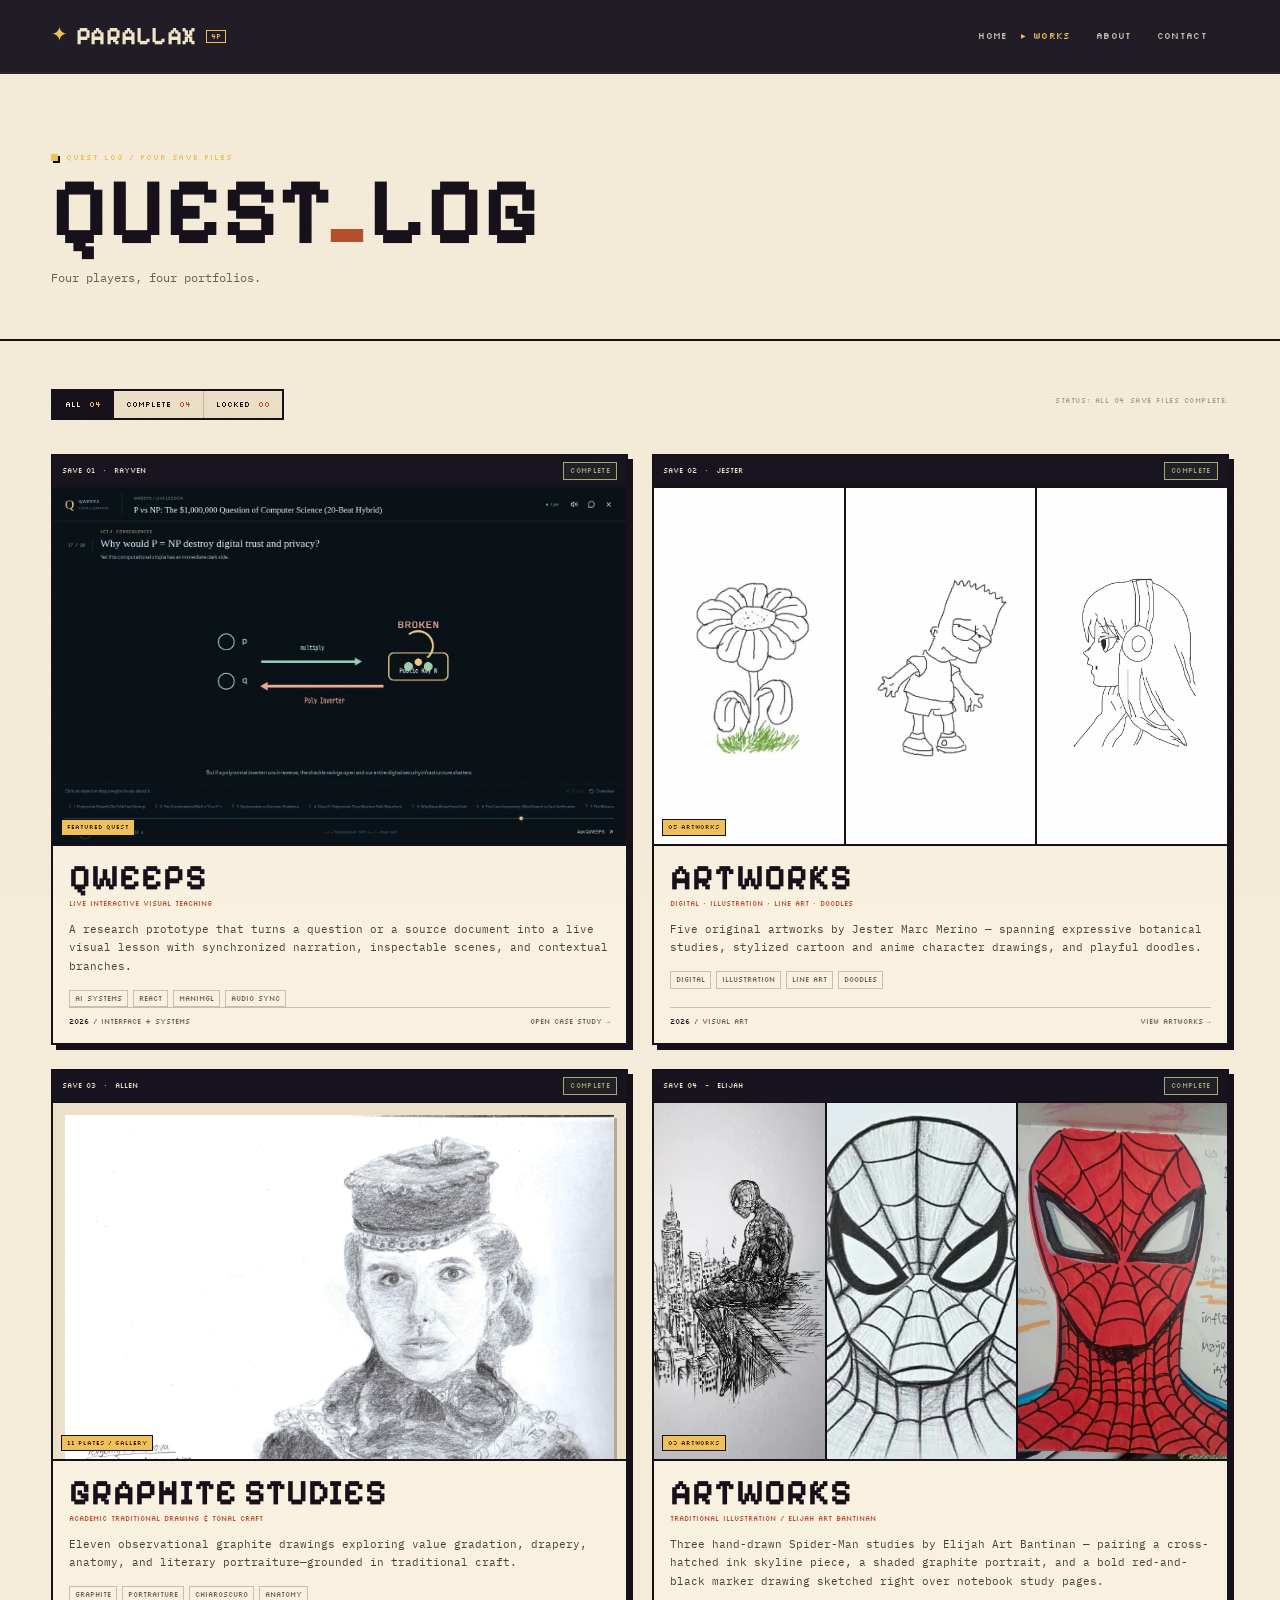
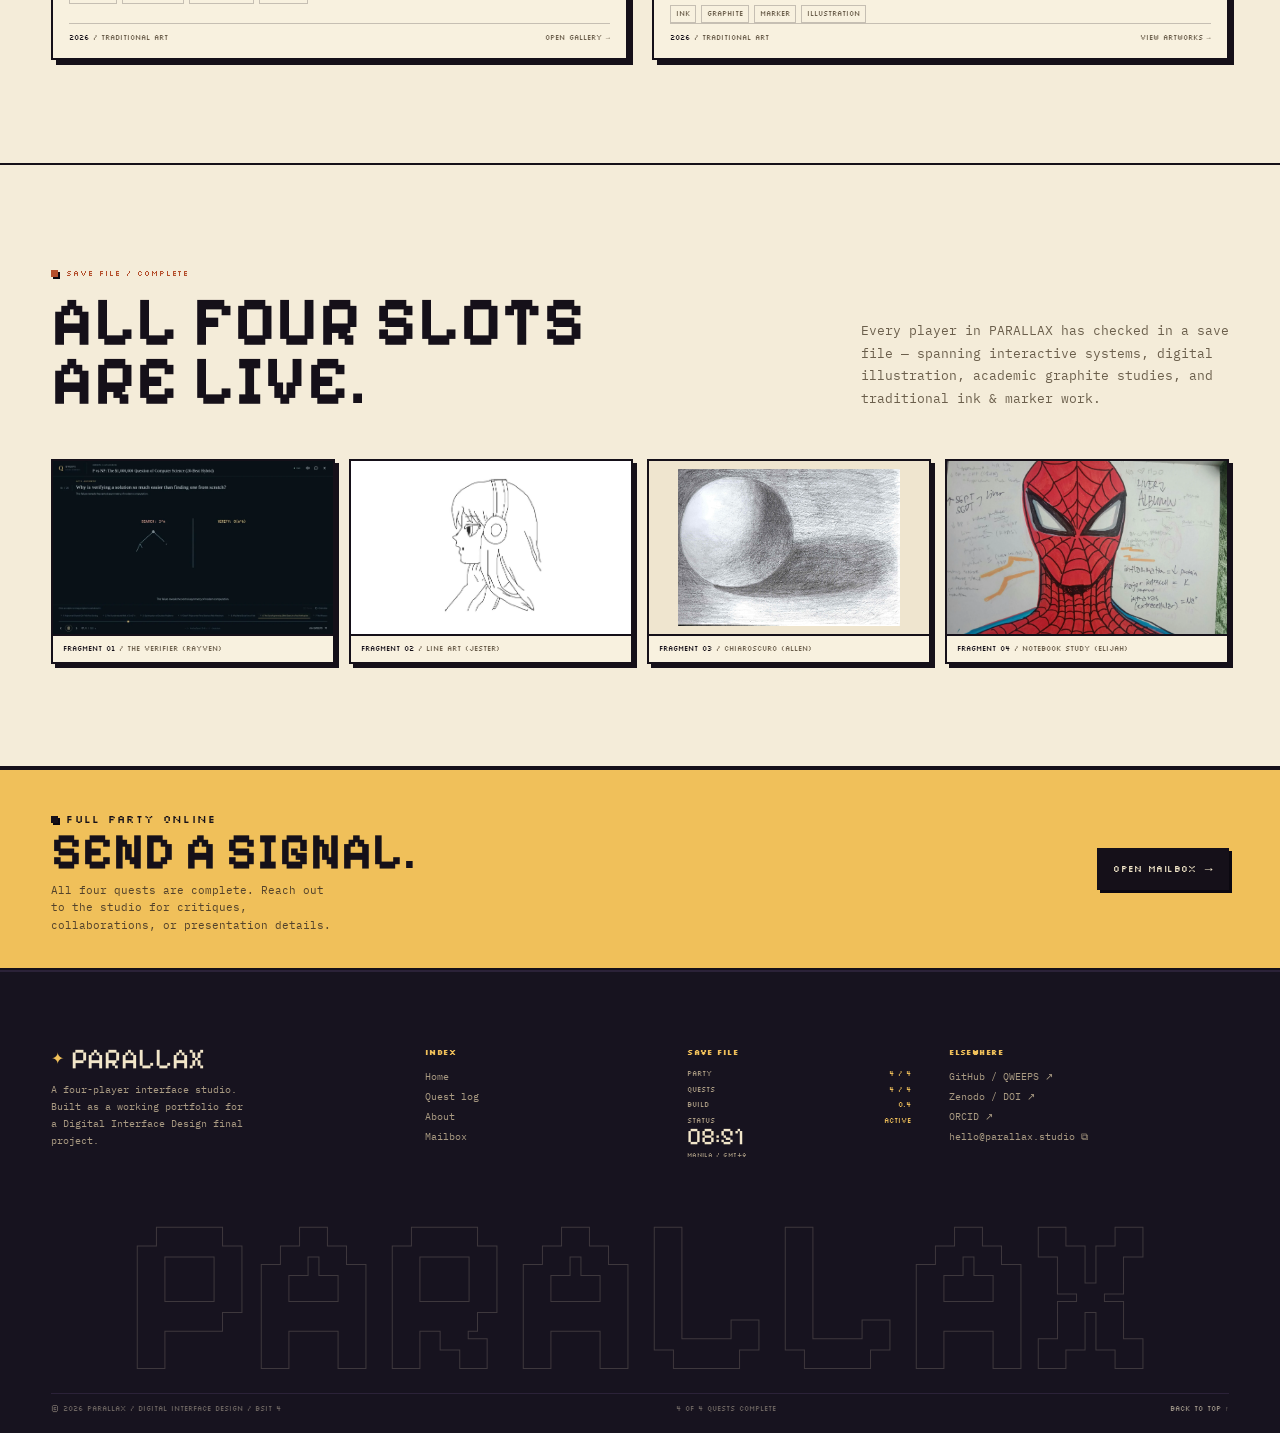
<file: works.html>
<!DOCTYPE html>
<html lang="en">
<head>
  <meta charset="utf-8">
  <meta name="viewport" content="width=device-width, initial-scale=1">
  <title>Quest Log — PARALLAX</title>
  <meta name="description" content="The PARALLAX quest log: four completed projects by the group.">
  <meta property="og:title" content="Quest Log — PARALLAX">
  <meta property="og:description" content="Four completed quests: the PARALLAX group portfolio.">
  <meta property="og:type" content="website">
  <meta property="og:image" content="assets/img/og.png">
  <meta name="twitter:card" content="summary_large_image">
  <meta name="theme-color" content="#f4ecd9">
  <link rel="icon" href="assets/favicon.svg" type="image/svg+xml">
  <link rel="preload" href="assets/fonts/pixelify-400.woff2" as="font" type="font/woff2" crossorigin>
  <link rel="stylesheet" href="assets/css/style.css">
  <script>document.documentElement.classList.add('js');</script>
</head>
<body class="paper">
  <a class="skip-link" href="#main">Skip to content</a>
  <div class="noise" aria-hidden="true"></div>

  <header class="site-header">
    <div class="header-inner">
      <a class="brand" href="index.html" aria-label="PARALLAX — home">
        <span class="brand-star" aria-hidden="true">✦</span>
        <span class="brand-word">PARALLAX</span>
        <span class="brand-4p">4P</span>
      </a>

      <nav class="nav" id="nav" aria-label="Primary">
        <a href="index.html">Home</a>
        <a href="works.html" aria-current="page">Works</a>
        <a href="about.html">About</a>
        <a href="contact.html">Contact</a>
        <a class="btn btn-primary btn-sm mobile-only" href="work-qweeps.html">Featured quest →</a>
        <p class="nav-status">PARTY 4 OF 4 READY <span>BUILD 0.4</span></p>
      </nav>

      <div class="header-tools">
        <button class="menu-toggle" id="menu-toggle" type="button" aria-expanded="false" aria-controls="nav" aria-label="Open menu">
          <span></span><span></span><span></span>
        </button>
      </div>
    </div>
  </header>

  <main id="main">
    <!-- ================= WORK LOG HERO ================= -->
    <section class="page-hero">
      <div class="wrap">
        <div class="page-hero-grid">
          <div>
            <p class="eyebrow">Quest log / four save files</p>
            <h1 class="page-title" aria-label="Quest log">QUEST<span class="accent" aria-hidden="true">_</span>LOG</h1>
            <p class="page-sub">Four players, four portfolios.</p>
          </div>
        </div>
      </div>
    </section>

    <section class="section" style="padding-top: 30px;">
      <div class="wrap">
        <div class="works-toolbar">
          <div class="filter-bar" role="group" aria-label="Filter quest log">
            <button class="filter is-active" type="button" data-filter="all" aria-pressed="true">All <span>04</span></button>
            <button class="filter" type="button" data-filter="complete" aria-pressed="false">Complete <span>04</span></button>
            <button class="filter" type="button" data-filter="locked" aria-pressed="false">Locked <span>00</span></button>
          </div>
          <p class="micro">STATUS: ALL 04 SAVE FILES COMPLETE.</p>
        </div>

        <div class="works-grid">
          <!-- SAVE 01: RAYVEN -->
          <a class="work-card reveal" href="work-qweeps.html" data-status="complete">
            <div class="work-top">
              <span class="left"><span>SAVE 01</span><span>·</span><span>RAYVEN</span></span>
              <span class="chip chip-complete">COMPLETE</span>
            </div>
            <div class="work-media">
              <img src="assets/img/qweeps/lesson-sat.webp" alt="QWEEPS lesson screen explaining why P equals NP would destroy digital trust." width="1440" height="900" decoding="async">
              <span class="media-tag">FEATURED QUEST</span>
            </div>
            <div class="work-body">
              <h2 class="work-title">QWEEPS</h2>
              <p class="work-sub">Live interactive visual teaching</p>
              <p class="work-desc">A research prototype that turns a question or a source document into a live visual lesson with synchronized narration, inspectable scenes, and contextual branches.</p>
              <div class="tag-row">
                <span class="tag">AI systems</span><span class="tag">React</span><span class="tag">ManimGL</span><span class="tag">Audio sync</span>
              </div>
              <div class="work-foot"><span><b>2026</b> / INTERFACE + SYSTEMS</span><span>OPEN CASE STUDY →</span></div>
            </div>
          </a>

          <!-- SAVE 02: JESTER (COMPLETE) -->
          <a class="work-card reveal" href="work-jester.html" data-status="complete">
            <div class="work-top">
              <span class="left"><span>SAVE 02</span><span>·</span><span>JESTER</span></span>
              <span class="chip chip-complete">COMPLETE</span>
            </div>
            <div class="work-media work-media-triptych is-contained">
              <img src="assets/img/Jester-drawings/Big-Flower.jpg" alt="Big Flower drawing by Jester Marc Merino" width="410" height="493">
              <img src="assets/img/Jester-drawings/Bart-Simpson.jpg" alt="Bart Simpson drawing by Jester Marc Merino" width="439" height="563">
              <img src="assets/img/Jester-drawings/Anime-Girl.jpg" alt="Anime Girl with Headphones drawing by Jester Marc Merino" width="621" height="699">
              <span class="media-tag">05 ARTWORKS</span>
            </div>
            <div class="work-body">
              <h2 class="work-title">ARTWORKS</h2>
              <p class="work-sub">Digital · Illustration · Line Art · Doodles</p>
              <p class="work-desc">Five original artworks by Jester Marc Merino — spanning expressive botanical studies, stylized cartoon and anime character drawings, and playful doodles.</p>
              <div class="tag-row">
                <span class="tag">Digital</span><span class="tag">Illustration</span><span class="tag">Line Art</span><span class="tag">Doodles</span>
              </div>
              <div class="work-foot"><span><b>2026</b> / VISUAL ART</span><span>VIEW ARTWORKS →</span></div>
            </div>
          </a>

          <!-- SAVE 03: ALLEN DEAN SAMPANG (COMPLETE) -->
          <a class="work-card reveal" href="work-allen.html" data-status="complete">
            <div class="work-top">
              <span class="left"><span>SAVE 03</span><span>·</span><span>ALLEN</span></span>
              <span class="chip chip-complete">COMPLETE</span>
            </div>
            <div class="work-media is-artwork">
              <img src="assets/img/Allen-drawings/2_Anna-Grigoryevna.jpg" alt="Graphite portrait study of Anna Grigoryevna by Allen Dean Sampang" decoding="async">
              <span class="media-tag">11 PLATES / GALLERY</span>
            </div>
            <div class="work-body">
              <h2 class="work-title">GRAPHITE STUDIES</h2>
              <p class="work-sub">Academic traditional drawing &amp; tonal craft</p>
              <p class="work-desc">Eleven observational graphite drawings exploring value gradation, drapery, anatomy, and literary portraiture—grounded in traditional craft.</p>
              <div class="tag-row">
                <span class="tag">Graphite</span><span class="tag">Portraiture</span><span class="tag">Chiaroscuro</span><span class="tag">Anatomy</span>
              </div>
              <div class="work-foot"><span><b>2026</b> / TRADITIONAL ART</span><span>OPEN GALLERY →</span></div>
            </div>
          </a>

          <!-- SAVE 04 - ELIJAH (COMPLETE) -->
          <a class="work-card reveal" href="work-elijah.html" data-status="complete">
            <div class="work-top">
              <span class="left"><span>SAVE 04</span><span>-</span><span>ELIJAH</span></span>
              <span class="chip chip-complete">COMPLETE</span>
            </div>
            <div class="work-media work-media-triptych">
              <img src="assets/img/elijah/spiderman-skyline.webp" alt="Ink drawing by Elijah Art Bantinan of Spider-Man seated on a rooftop overlooking the city skyline." width="415" height="739">
              <img src="assets/img/elijah/spiderman-mask.webp" alt="Graphite pencil portrait of Spider-Man's mask drawn by Elijah Art Bantinan." width="505" height="548">
              <img src="assets/img/elijah/spiderman-notebook.webp" alt="Red and black marker illustration of Spider-Man drawn by Elijah Art Bantinan across handwritten study notes." width="1600" height="1200">
              <span class="media-tag">03 ARTWORKS</span>
            </div>
            <div class="work-body">
              <h2 class="work-title">ARTWORKS</h2>
              <p class="work-sub">Traditional illustration / Elijah Art Bantinan</p>
              <p class="work-desc">Three hand-drawn Spider-Man studies by Elijah Art Bantinan — pairing a cross-hatched ink skyline piece, a shaded graphite portrait, and a bold red-and-black marker drawing sketched right over notebook study pages.</p>
              <div class="tag-row">
                <span class="tag">Ink</span><span class="tag">Graphite</span><span class="tag">Marker</span><span class="tag">Illustration</span>
              </div>
              <div class="work-foot"><span><b>2026</b> / TRADITIONAL ART</span><span>VIEW ARTWORKS →</span></div>
            </div>
          </a>
        </div>
      </div>
    </section>

    <!-- ================= ARCHIVE ================= -->
    <section class="section-paper section" id="slots">
      <div class="wrap">
        <div class="section-head">
          <div>
            <p class="eyebrow">Save file / complete</p>
            <h2 class="h2">ALL FOUR SLOTS<br>ARE LIVE.</h2>
          </div>
          <p class="section-intro">Every player in PARALLAX has checked in a save file — spanning interactive systems, digital illustration, academic graphite studies, and traditional ink &amp; marker work.</p>
        </div>

        <div class="archive-strip">
          <a class="archive-item" href="work-qweeps.html">
            <img src="assets/img/qweeps/lesson-verifier.webp" alt="QWEEPS verifier lesson screen.">
            <span><b>FRAGMENT 01</b> / THE VERIFIER (RAYVEN)</span>
          </a>
          <a class="archive-item" href="work-jester.html#gallery">
            <img src="assets/img/Jester-drawings/Anime-Girl.jpg" alt="Anime Girl with Headphones line art by Jester Marc Merino" style="object-fit:contain;background:#ffffff;padding:8px;">
            <span><b>FRAGMENT 02</b> / LINE ART (JESTER)</span>
          </a>
          <a class="archive-item" href="work-allen.html#gallery">
            <img src="assets/img/Allen-drawings/11_Sphere-Lighting.jpg" alt="Sphere lighting chiaroscuro study by Allen Dean Sampang" style="object-fit:contain;background:#efe5cf;padding:8px;">
            <span><b>FRAGMENT 03</b> / CHIAROSCURO (ALLEN)</span>
          </a>
          <a class="archive-item" href="work-elijah.html#gallery">
            <img src="assets/img/elijah/spiderman-notebook.webp" alt="Spider-Man marker study on notebook pages by Elijah Art Bantinan" style="object-position:center;">
            <span><b>FRAGMENT 04</b> / NOTEBOOK STUDY (ELIJAH)</span>
          </a>
        </div>
      </div>
    </section>

    <section class="contact-band">
      <div class="wrap">
        <div class="contact-band-inner">
          <div>
            <p class="eyebrow">Full party online</p>
            <h2>SEND A SIGNAL.</h2>
            <p>All four quests are complete. Reach out to the studio for critiques, collaborations, or presentation details.</p>
          </div>
          <a class="btn btn-ink" href="contact.html">OPEN MAILBOX <span class="arrow" aria-hidden="true">→</span></a>
        </div>
      </div>
    </section>
  </main>

  <footer class="site-footer">
    <div class="wrap">
      <div class="footer-grid">
        <div class="footer-col">
          <p class="footer-brand"><span class="brand-star" aria-hidden="true">✦</span> PARALLAX</p>
          <p class="footer-blurb">A four-player interface studio. Built as a working portfolio for a Digital Interface Design final project.</p>
        </div>
        <div class="footer-col">
          <h3>Index</h3>
          <div class="footer-links">
            <a href="index.html">Home</a>
            <a href="works.html">Quest log</a>
            <a href="about.html">About</a>
            <a href="contact.html">Mailbox</a>
          </div>
        </div>
        <div class="footer-col">
          <h3>Save file</h3>
          <div class="footer-status">
            <div class="line"><span>Party</span><b>4 / 4</b></div>
            <div class="line"><span>Quests</span><b>4 / 4</b></div>
            <div class="line"><span>Build</span><b>0.4</b></div>
            <div class="line"><span>Status</span><b>ACTIVE</b></div>
          </div>
          <p class="footer-clock" data-clock>--:--<small>Manila / GMT+8</small></p>
        </div>
        <div class="footer-col">
          <h3>Elsewhere</h3>
          <div class="footer-links">
            <a href="https://github.com/acceptance27/qweeps" target="_blank" rel="noopener">GitHub / QWEEPS ↗</a>
            <a href="https://doi.org/10.5281/zenodo.23791785" target="_blank" rel="noopener">Zenodo / DOI ↗</a>
            <a href="https://orcid.org/0009-0003-2325-7968" target="_blank" rel="noopener">ORCID ↗</a>
            <a href="#" data-copy="hello@parallax.studio">hello@parallax.studio ⧉</a>
          </div>
        </div>
      </div>
      <div class="footer-mark" aria-hidden="true">PARALLAX</div>
      <div class="footer-bottom">
        <span>© 2026 PARALLAX / Digital Interface Design / BSIT 4</span>
        <span>4 of 4 Quests Complete</span>
        <a href="#main">Back to top ↑</a>
      </div>
    </div>
  </footer>

  <dialog class="pixel-dialog" id="slot-dialog" aria-labelledby="slot-dialog-title">
    <div class="dialog-bar">
      <span>SLOT <b id="dialog-slot">02</b> / OPEN</span>
      <button class="dialog-close" id="dialog-close" type="button" aria-label="Close dialog">×</button>
    </div>
    <div class="dialog-body">
      <p class="eyebrow" id="dialog-role">Research &amp; Writing / TBA</p>
      <h2 id="slot-dialog-title">THIS SLOT IS<br>STILL LOADING.</h2>
      <p>This is a working wireframe. The card is sized, the layout is ready, and the placeholder is intentional. Fill it with a teammate's profile and project instead of inventing one.</p>
      <ul>
        <li>Three images, at least 1600px wide, plus one portrait or avatar.</li>
        <li>A 120-word bio and a 150-word project statement.</li>
        <li>Role, tools, year, and links. Keep the voice specific.</li>
      </ul>
      <div class="dialog-actions">
        <button class="btn btn-primary" id="dialog-copy" type="button">COPY SUBMISSION BRIEF</button>
        <a class="btn btn-ghost" href="contact.html">PING THE STUDIO →</a>
      </div>
      <p class="dialog-status" id="dialog-status" role="status"></p>
    </div>
  </dialog>

  <div class="toast" id="toast" role="status" aria-live="polite"></div>
  <script src="assets/js/site.js" defer></script>
</body>
</html>
</file>
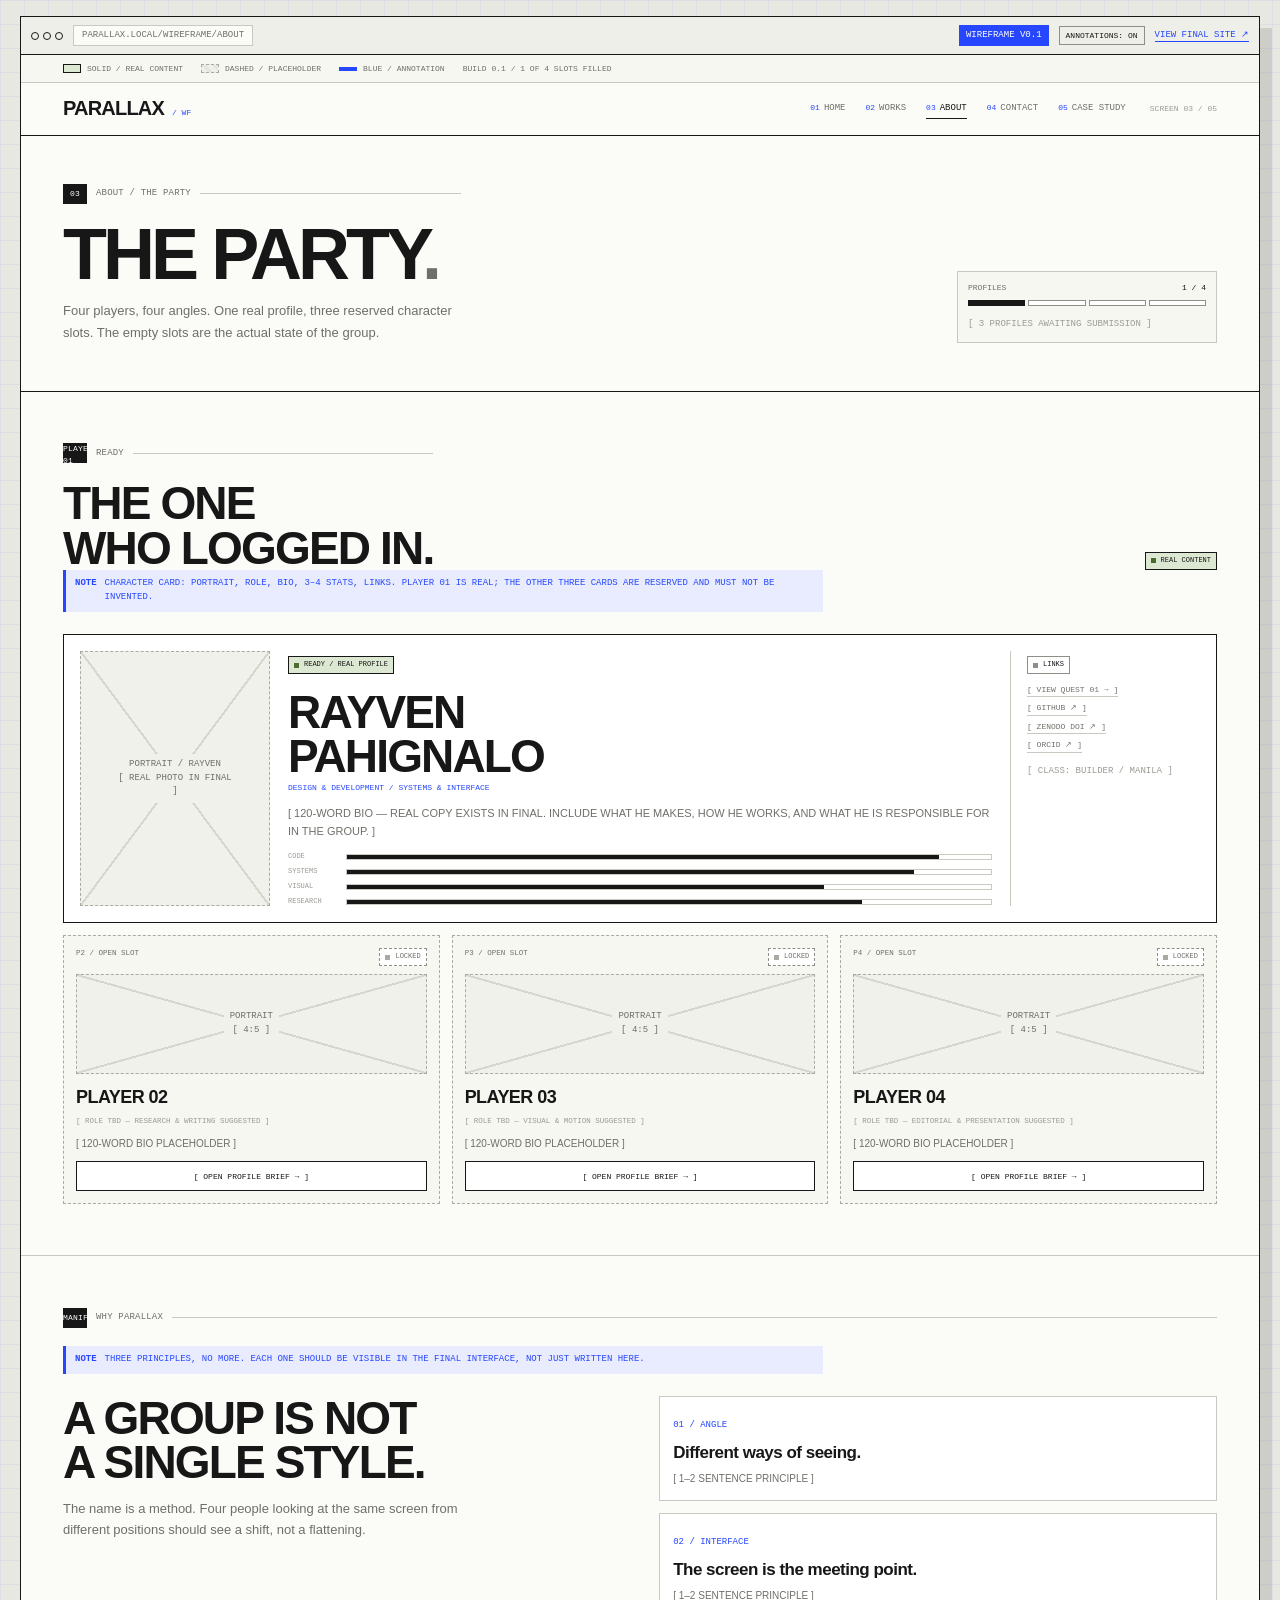
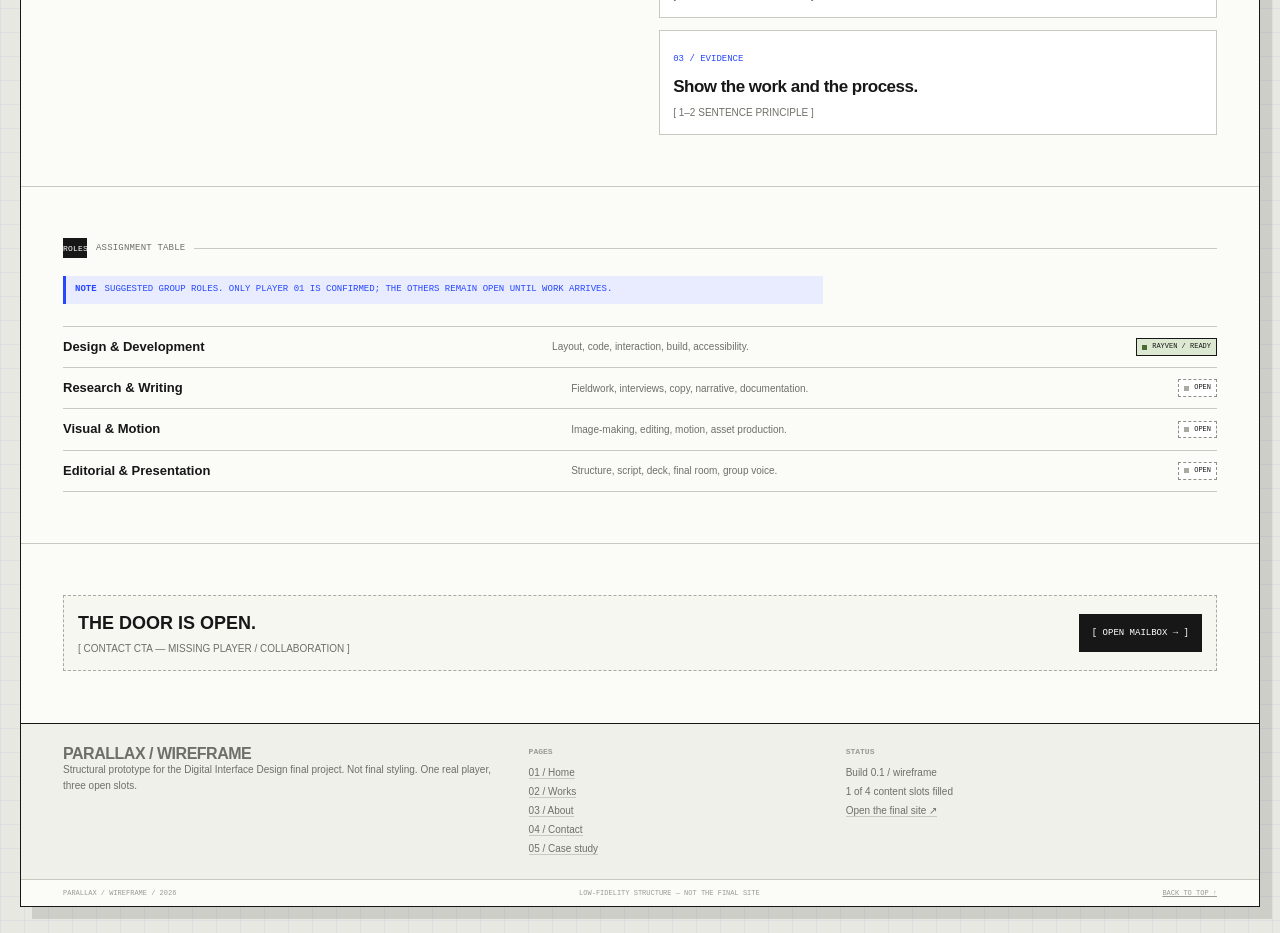
<file: wireframe/about.html>
<!DOCTYPE html>
<html lang="en">
<head>
  <meta charset="utf-8">
  <meta name="viewport" content="width=device-width, initial-scale=1">
  <title>PARALLAX / Wireframe — About</title>
  <meta name="description" content="Low-fidelity wireframe for the PARALLAX about and party page.">
  <meta name="theme-color" content="#e8e8e2">
  <link rel="icon" href="assets/favicon.svg" type="image/svg+xml">
  <link rel="stylesheet" href="assets/wireframe.css">
</head>
<body>
  <div class="wf-page" id="top">
    <div class="chrome">
      <div class="chrome-left">
        <span class="dots" aria-hidden="true"><i></i><i></i><i></i></span>
        <span class="chrome-url">parallax.local/wireframe/about</span>
      </div>
      <div class="chrome-right">
        <span class="wf-badge">WIREFRAME v0.1</span>
        <button id="notes-toggle" type="button" aria-pressed="true">ANNOTATIONS: ON</button>
        <a href="../index.html">VIEW FINAL SITE ↗</a>
      </div>
    </div>

    <div class="legend" aria-label="Wireframe legend">
      <span><i class="key-real"></i> Solid / real content</span>
      <span><i class="key-placeholder"></i> Dashed / placeholder</span>
      <span><i class="key-anno"></i> Blue / annotation</span>
      <span>Build 0.1 / 1 of 4 slots filled</span>
    </div>

    <nav class="wf-nav" aria-label="Wireframe pages">
      <a class="wf-brand" href="index.html"><strong>PARALLAX</strong><span>/ WF</span></a>
      <div class="wf-links">
        <a data-n="01" href="index.html">Home</a>
        <a data-n="02" href="works.html">Works</a>
        <a data-n="03" href="about.html" aria-current="page">About</a>
        <a data-n="04" href="contact.html">Contact</a>
        <a data-n="05" href="case-study.html">Case study</a>
      </div>
      <span class="screen-no">Screen 03 / 05</span>
    </nav>

    <main>
      <header class="page-head">
        <div>
          <p class="section-meta"><b>03</b> About / the party</p>
          <h1 class="wf-h1">THE PARTY<span class="muted">.</span></h1>
          <p class="wf-sub">Four players, four angles. One real profile, three reserved character slots. The empty slots are the actual state of the group.</p>
        </div>
        <aside class="right">
          <div class="status-top"><span>Profiles</span><b>1 / 4</b></div>
          <div class="pips" aria-hidden="true"><span class="on"></span><span></span><span></span><span></span></div>
          <p class="copy-slot">[ 3 PROFILES AWAITING SUBMISSION ]</p>
        </aside>
      </header>

      <section class="wf-section">
        <div class="row-between">
          <div>
            <p class="section-meta"><b>Player 01</b> Ready</p>
            <h2 class="wf-h2">THE ONE<br>WHO LOGGED IN.</h2>
          </div>
          <span class="tag real">Real content</span>
        </div>
        <p class="anno">Character card: portrait, role, bio, 3–4 stats, links. Player 01 is real; the other three cards are reserved and must not be invented.</p>

        <article class="profile-wide mt-16">
          <div class="placeholder portrait"><span>PORTRAIT / RAYVEN<br>[ REAL PHOTO IN FINAL ]</span></div>
          <div>
            <span class="tag real">Ready / real profile</span>
            <h2 class="wf-h2 mt-16">RAYVEN<br>PAHIGNALO</h2>
            <p class="player-role">Design &amp; development / systems &amp; interface</p>
            <p class="bio">[ 120-WORD BIO — REAL COPY EXISTS IN FINAL. INCLUDE WHAT HE MAKES, HOW HE WORKS, AND WHAT HE IS RESPONSIBLE FOR IN THE GROUP. ]</p>
            <div class="profile-stats">
              <div class="stat-line"><span>Code</span><i style="--v:92%"></i></div>
              <div class="stat-line"><span>Systems</span><i style="--v:88%"></i></div>
              <div class="stat-line"><span>Visual</span><i style="--v:74%"></i></div>
              <div class="stat-line"><span>Research</span><i style="--v:80%"></i></div>
            </div>
          </div>
          <aside class="profile-side">
            <span class="tag">Links</span>
            <div class="links">
              <a href="case-study.html">[ View quest 01 → ]</a>
              <a href="https://github.com/acceptance27/qweeps" target="_blank" rel="noopener">[ GitHub ↗ ]</a>
              <a href="https://doi.org/10.5281/zenodo.23791785" target="_blank" rel="noopener">[ Zenodo DOI ↗ ]</a>
              <a href="https://orcid.org/0009-0003-2325-7968" target="_blank" rel="noopener">[ ORCID ↗ ]</a>
            </div>
            <p class="copy-slot">[ CLASS: BUILDER / MANILA ]</p>
          </aside>
        </article>

        <div class="locked-grid">
          <article class="locked-profile">
            <div class="player-top"><span>P2 / Open slot</span><span class="tag placeholder-tag">Locked</span></div>
            <div class="placeholder"><span>PORTRAIT<br>[ 4:5 ]</span></div>
            <h3>PLAYER 02</h3>
            <p class="role">[ Role TBD — research &amp; writing suggested ]</p>
            <p>[ 120-WORD BIO PLACEHOLDER ]</p>
            <a class="wf-btn small" href="contact.html">[ Open profile brief → ]</a>
          </article>

          <article class="locked-profile">
            <div class="player-top"><span>P3 / Open slot</span><span class="tag placeholder-tag">Locked</span></div>
            <div class="placeholder"><span>PORTRAIT<br>[ 4:5 ]</span></div>
            <h3>PLAYER 03</h3>
            <p class="role">[ Role TBD — visual &amp; motion suggested ]</p>
            <p>[ 120-WORD BIO PLACEHOLDER ]</p>
            <a class="wf-btn small" href="contact.html">[ Open profile brief → ]</a>
          </article>

          <article class="locked-profile">
            <div class="player-top"><span>P4 / Open slot</span><span class="tag placeholder-tag">Locked</span></div>
            <div class="placeholder"><span>PORTRAIT<br>[ 4:5 ]</span></div>
            <h3>PLAYER 04</h3>
            <p class="role">[ Role TBD — editorial &amp; presentation suggested ]</p>
            <p>[ 120-WORD BIO PLACEHOLDER ]</p>
            <a class="wf-btn small" href="contact.html">[ Open profile brief → ]</a>
          </article>
        </div>
      </section>

      <section class="wf-section">
        <p class="section-meta"><b>Manifesto</b> Why Parallax</p>
        <p class="anno">Three principles, no more. Each one should be visible in the final interface, not just written here.</p>
        <div class="grid-2">
          <div>
            <h2 class="wf-h2">A GROUP IS NOT<br>A SINGLE STYLE.</h2>
            <p class="wf-sub">The name is a method. Four people looking at the same screen from different positions should see a shift, not a flattening.</p>
          </div>
          <div class="principles" style="grid-template-columns:1fr; margin-top:0;">
            <article class="principle"><span class="n">01 / ANGLE</span><h3>Different ways of seeing.</h3><p>[ 1–2 SENTENCE PRINCIPLE ]</p></article>
            <article class="principle"><span class="n">02 / INTERFACE</span><h3>The screen is the meeting point.</h3><p>[ 1–2 SENTENCE PRINCIPLE ]</p></article>
            <article class="principle"><span class="n">03 / EVIDENCE</span><h3>Show the work and the process.</h3><p>[ 1–2 SENTENCE PRINCIPLE ]</p></article>
          </div>
        </div>
      </section>

      <section class="wf-section">
        <p class="section-meta"><b>Roles</b> Assignment table</p>
        <p class="anno">Suggested group roles. Only Player 01 is confirmed; the others remain open until work arrives.</p>
        <div class="roles-table">
          <div class="roles-row">
            <strong>Design &amp; Development</strong>
            <p>Layout, code, interaction, build, accessibility.</p>
            <span class="tag real">Rayven / ready</span>
          </div>
          <div class="roles-row">
            <strong>Research &amp; Writing</strong>
            <p>Fieldwork, interviews, copy, narrative, documentation.</p>
            <span class="tag placeholder-tag">Open</span>
          </div>
          <div class="roles-row">
            <strong>Visual &amp; Motion</strong>
            <p>Image-making, editing, motion, asset production.</p>
            <span class="tag placeholder-tag">Open</span>
          </div>
          <div class="roles-row">
            <strong>Editorial &amp; Presentation</strong>
            <p>Structure, script, deck, final room, group voice.</p>
            <span class="tag placeholder-tag">Open</span>
          </div>
        </div>
      </section>

      <section class="wf-section">
        <div class="next-slot">
          <div>
            <h3>THE DOOR IS OPEN.</h3>
            <p>[ CONTACT CTA — MISSING PLAYER / COLLABORATION ]</p>
          </div>
          <a class="wf-btn primary" href="contact.html">[ Open mailbox → ]</a>
        </div>
      </section>
    </main>

    <footer class="wf-footer">
      <div>
        <p class="big">PARALLAX / WIREFRAME</p>
        <p>Structural prototype for the Digital Interface Design final project. Not final styling. One real player, three open slots.</p>
      </div>
      <div>
        <h3>Pages</h3>
        <ul>
          <li><a href="index.html">01 / Home</a></li>
          <li><a href="works.html">02 / Works</a></li>
          <li><a href="about.html">03 / About</a></li>
          <li><a href="contact.html">04 / Contact</a></li>
          <li><a href="case-study.html">05 / Case study</a></li>
        </ul>
      </div>
      <div>
        <h3>Status</h3>
        <ul>
          <li>Build 0.1 / wireframe</li>
          <li>1 of 4 content slots filled</li>
          <li><a href="../index.html">Open the final site ↗</a></li>
        </ul>
      </div>
    </footer>
    <div class="wf-bottom">
      <span>PARALLAX / WIREFRAME / 2026</span>
      <span>Low-fidelity structure — not the final site</span>
      <a href="#top">Back to top ↑</a>
    </div>
  </div>

  <div class="wf-toast" id="wf-toast" role="status" aria-live="polite"></div>
  <script src="assets/wireframe.js" defer></script>
</body>
</html>
</file>
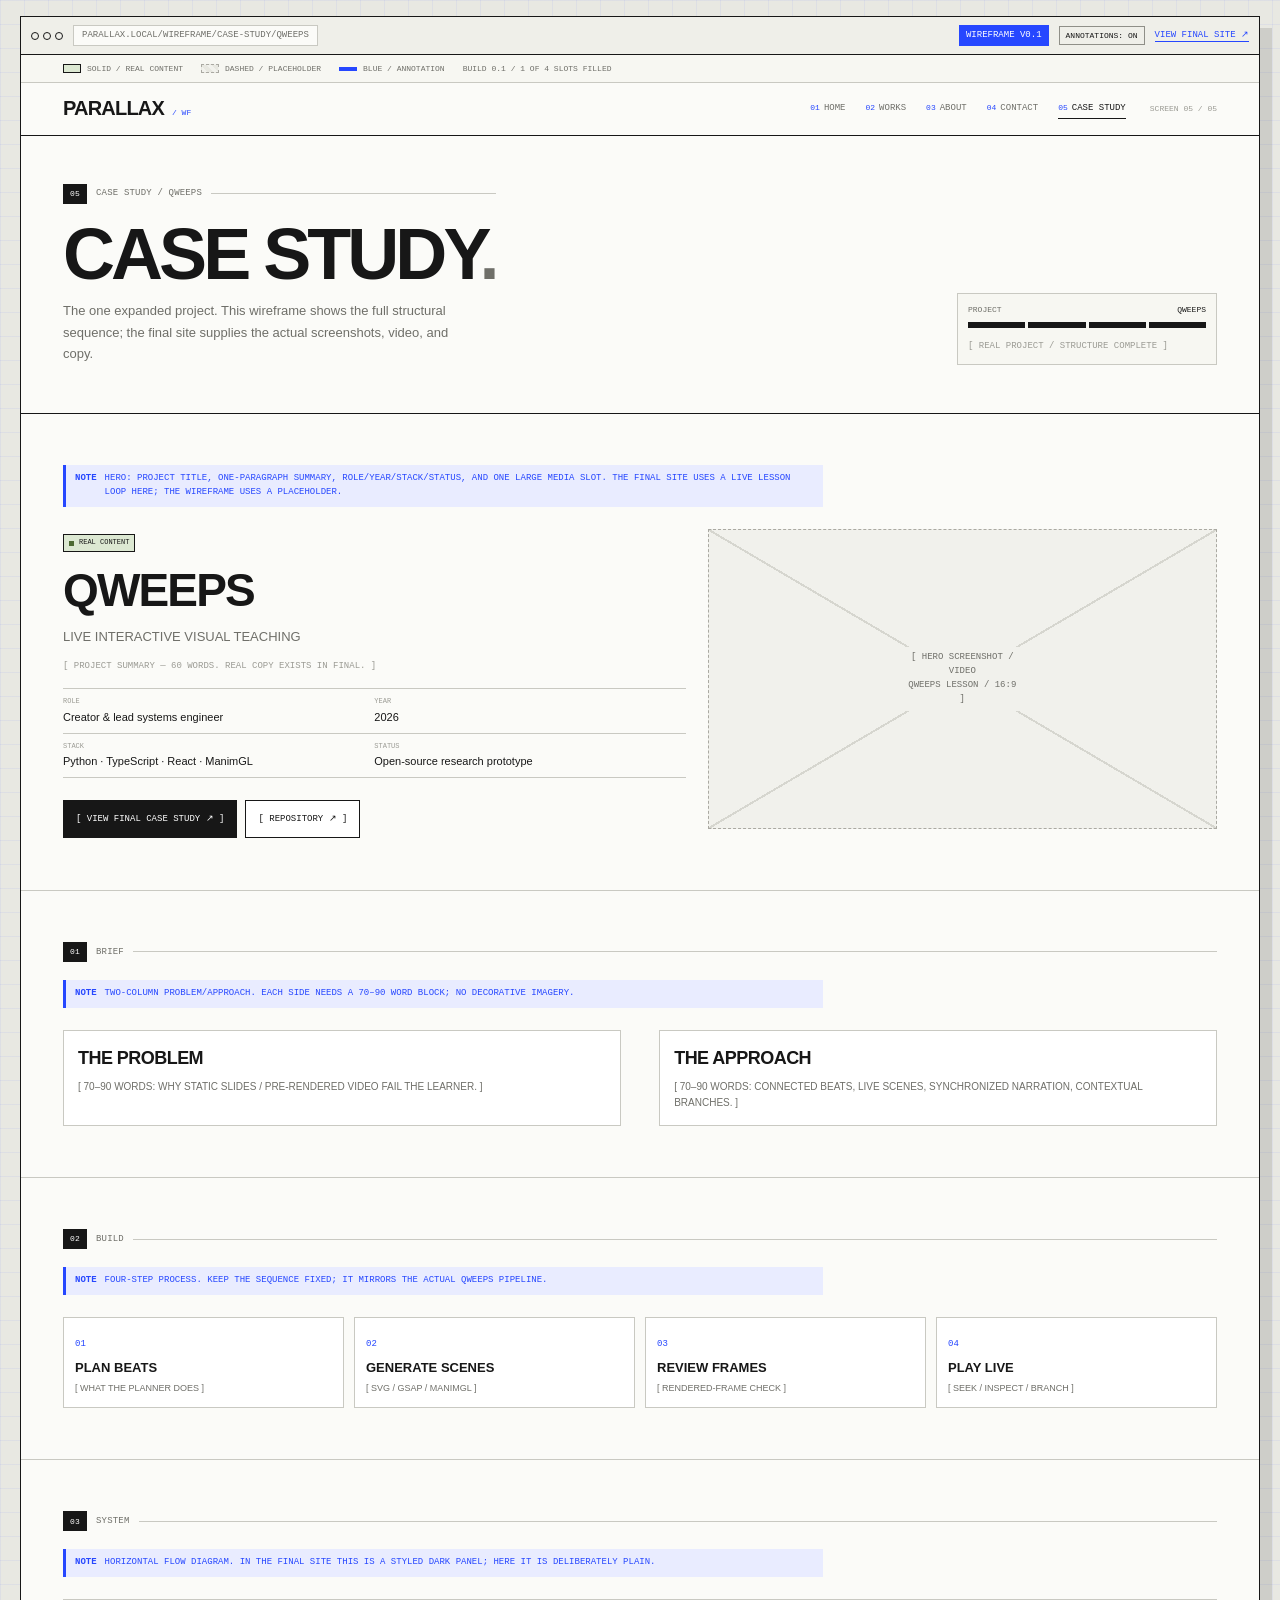
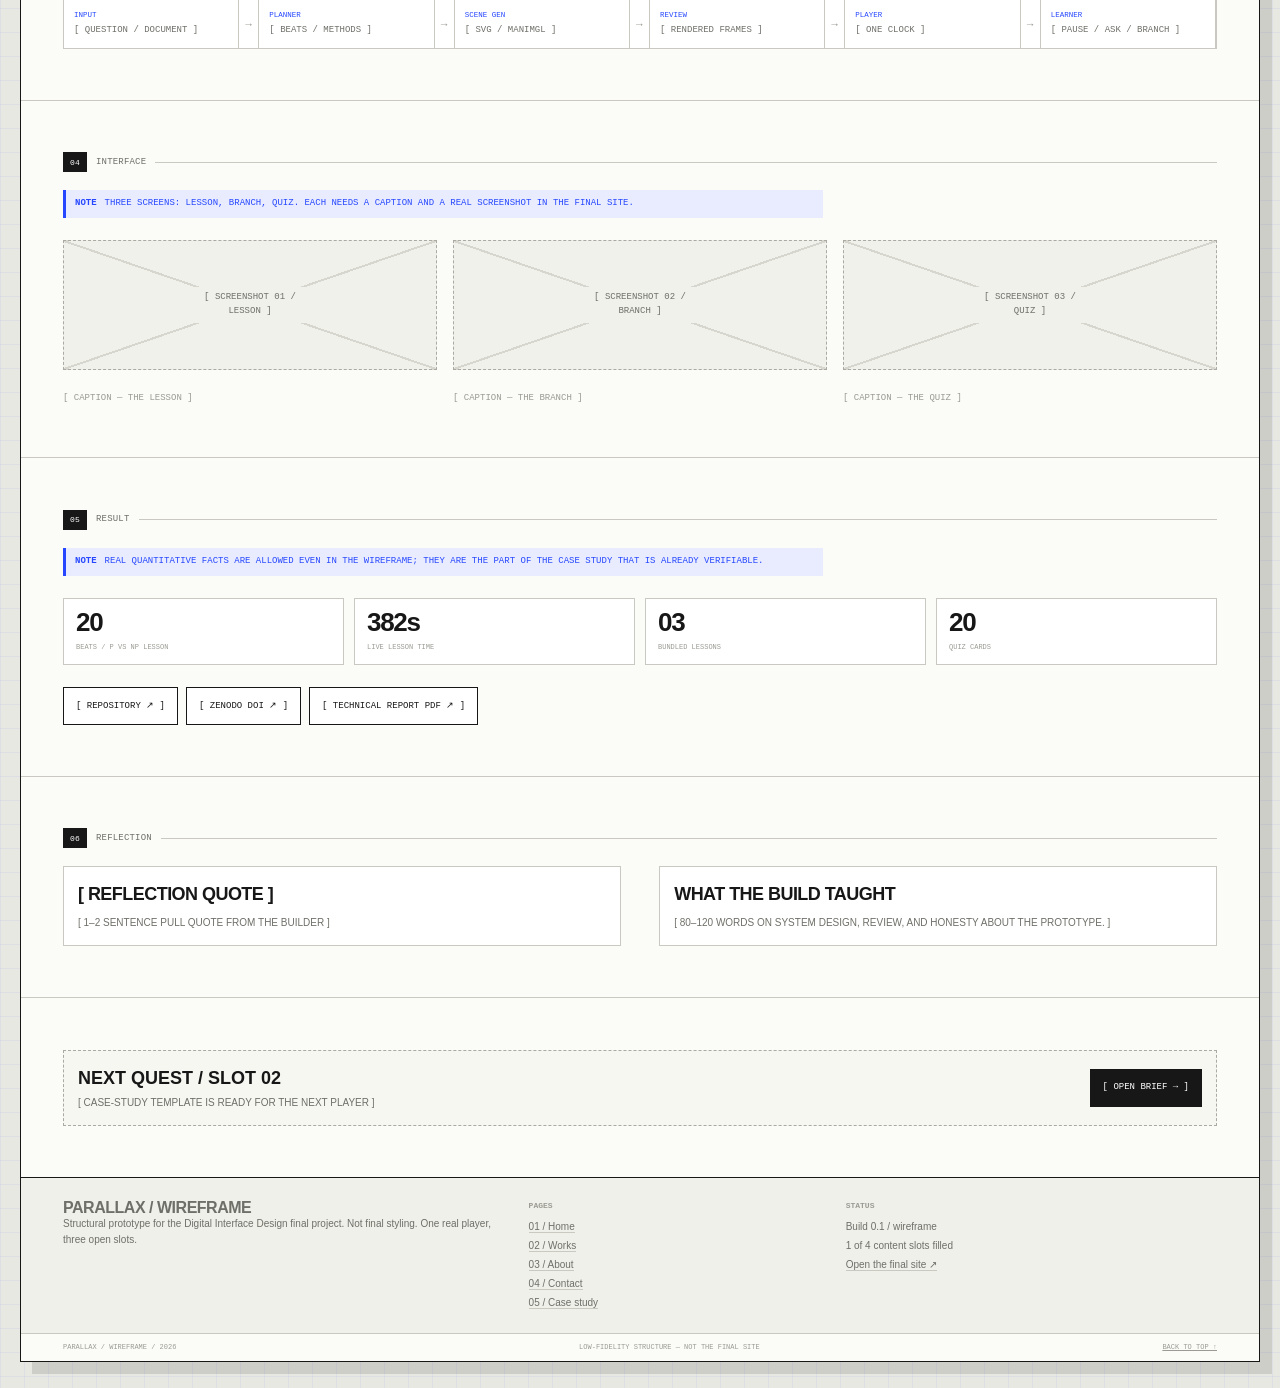
<file: wireframe/case-study.html>
<!DOCTYPE html>
<html lang="en">
<head>
  <meta charset="utf-8">
  <meta name="viewport" content="width=device-width, initial-scale=1">
  <title>PARALLAX / Wireframe — QWEEPS Case Study</title>
  <meta name="description" content="Low-fidelity wireframe for the QWEEPS case-study page.">
  <meta name="theme-color" content="#e8e8e2">
  <link rel="icon" href="assets/favicon.svg" type="image/svg+xml">
  <link rel="stylesheet" href="assets/wireframe.css">
</head>
<body>
  <div class="wf-page" id="top">
    <div class="chrome">
      <div class="chrome-left">
        <span class="dots" aria-hidden="true"><i></i><i></i><i></i></span>
        <span class="chrome-url">parallax.local/wireframe/case-study/qweeps</span>
      </div>
      <div class="chrome-right">
        <span class="wf-badge">WIREFRAME v0.1</span>
        <button id="notes-toggle" type="button" aria-pressed="true">ANNOTATIONS: ON</button>
        <a href="../index.html">VIEW FINAL SITE ↗</a>
      </div>
    </div>

    <div class="legend" aria-label="Wireframe legend">
      <span><i class="key-real"></i> Solid / real content</span>
      <span><i class="key-placeholder"></i> Dashed / placeholder</span>
      <span><i class="key-anno"></i> Blue / annotation</span>
      <span>Build 0.1 / 1 of 4 slots filled</span>
    </div>

    <nav class="wf-nav" aria-label="Wireframe pages">
      <a class="wf-brand" href="index.html"><strong>PARALLAX</strong><span>/ WF</span></a>
      <div class="wf-links">
        <a data-n="01" href="index.html">Home</a>
        <a data-n="02" href="works.html">Works</a>
        <a data-n="03" href="about.html">About</a>
        <a data-n="04" href="contact.html">Contact</a>
        <a data-n="05" href="case-study.html" aria-current="page">Case study</a>
      </div>
      <span class="screen-no">Screen 05 / 05</span>
    </nav>

    <main>
      <header class="page-head">
        <div>
          <p class="section-meta"><b>05</b> Case study / QWEEPS</p>
          <h1 class="wf-h1">CASE STUDY<span class="muted">.</span></h1>
          <p class="wf-sub">The one expanded project. This wireframe shows the full structural sequence; the final site supplies the actual screenshots, video, and copy.</p>
        </div>
        <aside class="right">
          <div class="status-top"><span>Project</span><b>QWEEPS</b></div>
          <div class="pips" aria-hidden="true"><span class="on"></span><span class="on"></span><span class="on"></span><span class="on"></span></div>
          <p class="copy-slot">[ REAL PROJECT / STRUCTURE COMPLETE ]</p>
        </aside>
      </header>

      <section class="wf-section">
        <p class="anno">Hero: project title, one-paragraph summary, role/year/stack/status, and one large media slot. The final site uses a live lesson loop here; the wireframe uses a placeholder.</p>

        <div class="case-hero-grid">
          <div>
            <span class="tag real">Real content</span>
            <h2 class="wf-h2 mt-16">QWEEPS</h2>
            <p class="wf-sub">LIVE INTERACTIVE VISUAL TEACHING</p>
            <p class="copy-slot">[ PROJECT SUMMARY — 60 WORDS. REAL COPY EXISTS IN FINAL. ]</p>

            <div class="case-meta">
              <div><span class="k">Role</span><span class="v">Creator &amp; lead systems engineer</span></div>
              <div><span class="k">Year</span><span class="v">2026</span></div>
              <div><span class="k">Stack</span><span class="v">Python · TypeScript · React · ManimGL</span></div>
              <div><span class="k">Status</span><span class="v">Open-source research prototype</span></div>
            </div>

            <div class="hero-actions">
              <a class="wf-btn primary" href="../work-qweeps.html">[ View final case study ↗ ]</a>
              <a class="wf-btn" href="https://github.com/acceptance27/qweeps" target="_blank" rel="noopener">[ Repository ↗ ]</a>
            </div>
          </div>

          <div class="placeholder" role="img" aria-label="Placeholder for the QWEEPS hero lesson screenshot">
            <span>[ HERO SCREENSHOT / VIDEO<br>QWEEPS LESSON / 16:9 ]</span>
          </div>
        </div>
      </section>

      <section class="wf-section">
        <p class="section-meta"><b>01</b> Brief</p>
        <p class="anno">Two-column problem/approach. Each side needs a 70–90 word block; no decorative imagery.</p>
        <div class="grid-2">
          <div class="case-block">
            <h3>THE PROBLEM</h3>
            <p>[ 70–90 WORDS: WHY STATIC SLIDES / PRE-RENDERED VIDEO FAIL THE LEARNER. ]</p>
          </div>
          <div class="case-block">
            <h3>THE APPROACH</h3>
            <p>[ 70–90 WORDS: CONNECTED BEATS, LIVE SCENES, SYNCHRONIZED NARRATION, CONTEXTUAL BRANCHES. ]</p>
          </div>
        </div>
      </section>

      <section class="wf-section">
        <p class="section-meta"><b>02</b> Build</p>
        <p class="anno">Four-step process. Keep the sequence fixed; it mirrors the actual QWEEPS pipeline.</p>
        <div class="process-grid">
          <div class="process-box"><span class="n">01</span><h4>PLAN BEATS</h4><p>[ WHAT THE PLANNER DOES ]</p></div>
          <div class="process-box"><span class="n">02</span><h4>GENERATE SCENES</h4><p>[ SVG / GSAP / MANIMGL ]</p></div>
          <div class="process-box"><span class="n">03</span><h4>REVIEW FRAMES</h4><p>[ RENDERED-FRAME CHECK ]</p></div>
          <div class="process-box"><span class="n">04</span><h4>PLAY LIVE</h4><p>[ SEEK / INSPECT / BRANCH ]</p></div>
        </div>
      </section>

      <section class="wf-section">
        <p class="section-meta"><b>03</b> System</p>
        <p class="anno">Horizontal flow diagram. In the final site this is a styled dark panel; here it is deliberately plain.</p>
        <div class="system-wire" role="img" aria-label="Wireframe flow from input to learner">
          <div class="system-node"><b>INPUT</b><span>[ QUESTION / DOCUMENT ]</span></div>
          <div class="system-arrow" aria-hidden="true">→</div>
          <div class="system-node"><b>PLANNER</b><span>[ BEATS / METHODS ]</span></div>
          <div class="system-arrow" aria-hidden="true">→</div>
          <div class="system-node"><b>SCENE GEN</b><span>[ SVG / MANIMGL ]</span></div>
          <div class="system-arrow" aria-hidden="true">→</div>
          <div class="system-node"><b>REVIEW</b><span>[ RENDERED FRAMES ]</span></div>
          <div class="system-arrow" aria-hidden="true">→</div>
          <div class="system-node"><b>PLAYER</b><span>[ ONE CLOCK ]</span></div>
          <div class="system-arrow" aria-hidden="true">→</div>
          <div class="system-node"><b>LEARNER</b><span>[ PAUSE / ASK / BRANCH ]</span></div>
        </div>
      </section>

      <section class="wf-section">
        <p class="section-meta"><b>04</b> Interface</p>
        <p class="anno">Three screens: lesson, branch, quiz. Each needs a caption and a real screenshot in the final site.</p>
        <div class="grid-3">
          <div class="stack-10">
            <div class="placeholder"><span>[ SCREENSHOT 01 / LESSON ]</span></div>
            <p class="copy-slot">[ CAPTION — THE LESSON ]</p>
          </div>
          <div class="stack-10">
            <div class="placeholder"><span>[ SCREENSHOT 02 / BRANCH ]</span></div>
            <p class="copy-slot">[ CAPTION — THE BRANCH ]</p>
          </div>
          <div class="stack-10">
            <div class="placeholder"><span>[ SCREENSHOT 03 / QUIZ ]</span></div>
            <p class="copy-slot">[ CAPTION — THE QUIZ ]</p>
          </div>
        </div>
      </section>

      <section class="wf-section">
        <p class="section-meta"><b>05</b> Result</p>
        <p class="anno">Real quantitative facts are allowed even in the wireframe; they are the part of the case study that is already verifiable.</p>
        <div class="stats-grid">
          <div class="stat-box"><span class="n">20</span><span class="l">beats / P vs NP lesson</span></div>
          <div class="stat-box"><span class="n">382s</span><span class="l">live lesson time</span></div>
          <div class="stat-box"><span class="n">03</span><span class="l">bundled lessons</span></div>
          <div class="stat-box"><span class="n">20</span><span class="l">quiz cards</span></div>
        </div>
        <div class="hero-actions">
          <a class="wf-btn" href="https://github.com/acceptance27/qweeps" target="_blank" rel="noopener">[ Repository ↗ ]</a>
          <a class="wf-btn" href="https://doi.org/10.5281/zenodo.23791785" target="_blank" rel="noopener">[ Zenodo DOI ↗ ]</a>
          <a class="wf-btn" href="../assets/docs/qweeps-technical-report.pdf" target="_blank" rel="noopener">[ Technical report PDF ↗ ]</a>
        </div>
      </section>

      <section class="wf-section">
        <p class="section-meta"><b>06</b> Reflection</p>
        <div class="grid-2">
          <div class="case-block">
            <h3>[ REFLECTION QUOTE ]</h3>
            <p>[ 1–2 SENTENCE PULL QUOTE FROM THE BUILDER ]</p>
          </div>
          <div class="case-block">
            <h3>WHAT THE BUILD TAUGHT</h3>
            <p>[ 80–120 WORDS ON SYSTEM DESIGN, REVIEW, AND HONESTY ABOUT THE PROTOTYPE. ]</p>
          </div>
        </div>
      </section>

      <section class="wf-section">
        <div class="next-slot">
          <div>
            <h3>NEXT QUEST / SLOT 02</h3>
            <p>[ CASE-STUDY TEMPLATE IS READY FOR THE NEXT PLAYER ]</p>
          </div>
          <a class="wf-btn primary" href="contact.html">[ Open brief → ]</a>
        </div>
      </section>
    </main>

    <footer class="wf-footer">
      <div>
        <p class="big">PARALLAX / WIREFRAME</p>
        <p>Structural prototype for the Digital Interface Design final project. Not final styling. One real player, three open slots.</p>
      </div>
      <div>
        <h3>Pages</h3>
        <ul>
          <li><a href="index.html">01 / Home</a></li>
          <li><a href="works.html">02 / Works</a></li>
          <li><a href="about.html">03 / About</a></li>
          <li><a href="contact.html">04 / Contact</a></li>
          <li><a href="case-study.html">05 / Case study</a></li>
        </ul>
      </div>
      <div>
        <h3>Status</h3>
        <ul>
          <li>Build 0.1 / wireframe</li>
          <li>1 of 4 content slots filled</li>
          <li><a href="../index.html">Open the final site ↗</a></li>
        </ul>
      </div>
    </footer>
    <div class="wf-bottom">
      <span>PARALLAX / WIREFRAME / 2026</span>
      <span>Low-fidelity structure — not the final site</span>
      <a href="#top">Back to top ↑</a>
    </div>
  </div>

  <div class="wf-toast" id="wf-toast" role="status" aria-live="polite"></div>
  <script src="assets/wireframe.js" defer></script>
</body>
</html>
</file>
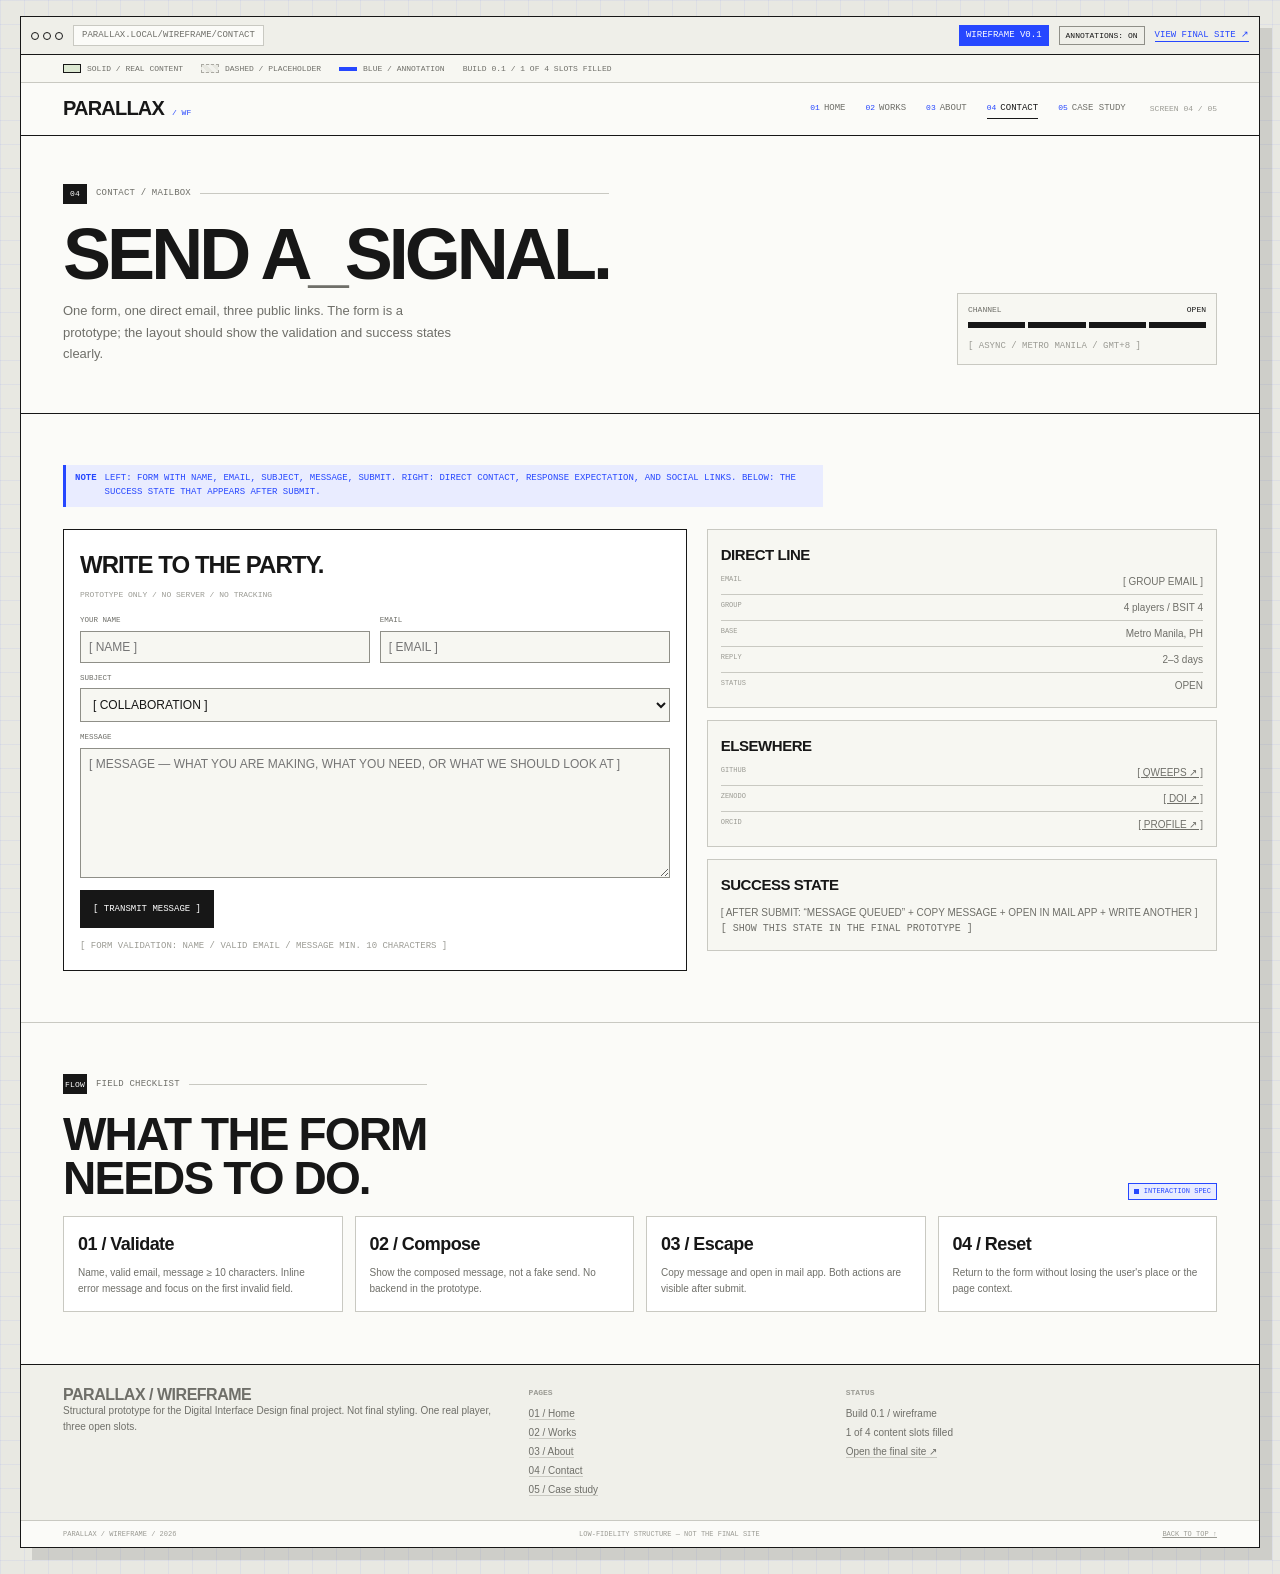
<file: wireframe/contact.html>
<!DOCTYPE html>
<html lang="en">
<head>
  <meta charset="utf-8">
  <meta name="viewport" content="width=device-width, initial-scale=1">
  <title>PARALLAX / Wireframe — Contact</title>
  <meta name="description" content="Low-fidelity wireframe for the PARALLAX contact page.">
  <meta name="theme-color" content="#e8e8e2">
  <link rel="icon" href="assets/favicon.svg" type="image/svg+xml">
  <link rel="stylesheet" href="assets/wireframe.css">
</head>
<body>
  <div class="wf-page" id="top">
    <div class="chrome">
      <div class="chrome-left">
        <span class="dots" aria-hidden="true"><i></i><i></i><i></i></span>
        <span class="chrome-url">parallax.local/wireframe/contact</span>
      </div>
      <div class="chrome-right">
        <span class="wf-badge">WIREFRAME v0.1</span>
        <button id="notes-toggle" type="button" aria-pressed="true">ANNOTATIONS: ON</button>
        <a href="../index.html">VIEW FINAL SITE ↗</a>
      </div>
    </div>

    <div class="legend" aria-label="Wireframe legend">
      <span><i class="key-real"></i> Solid / real content</span>
      <span><i class="key-placeholder"></i> Dashed / placeholder</span>
      <span><i class="key-anno"></i> Blue / annotation</span>
      <span>Build 0.1 / 1 of 4 slots filled</span>
    </div>

    <nav class="wf-nav" aria-label="Wireframe pages">
      <a class="wf-brand" href="index.html"><strong>PARALLAX</strong><span>/ WF</span></a>
      <div class="wf-links">
        <a data-n="01" href="index.html">Home</a>
        <a data-n="02" href="works.html">Works</a>
        <a data-n="03" href="about.html">About</a>
        <a data-n="04" href="contact.html" aria-current="page">Contact</a>
        <a data-n="05" href="case-study.html">Case study</a>
      </div>
      <span class="screen-no">Screen 04 / 05</span>
    </nav>

    <main>
      <header class="page-head">
        <div>
          <p class="section-meta"><b>04</b> Contact / mailbox</p>
          <h1 class="wf-h1">SEND A<span class="muted">_</span>SIGNAL.</h1>
          <p class="wf-sub">One form, one direct email, three public links. The form is a prototype; the layout should show the validation and success states clearly.</p>
        </div>
        <aside class="right">
          <div class="status-top"><span>Channel</span><b>Open</b></div>
          <div class="pips" aria-hidden="true"><span class="on"></span><span class="on"></span><span class="on"></span><span class="on"></span></div>
          <p class="copy-slot">[ ASYNC / METRO MANILA / GMT+8 ]</p>
        </aside>
      </header>

      <section class="wf-section">
        <p class="anno">Left: form with name, email, subject, message, submit. Right: direct contact, response expectation, and social links. Below: the success state that appears after submit.</p>

        <div class="contact-grid">
          <div class="form-panel">
            <h2>WRITE TO THE PARTY.</h2>
            <p class="form-note">Prototype only / no server / no tracking</p>

            <form id="wf-contact-form" novalidate>
              <div class="form-grid">
                <div class="field">
                  <label for="wf-name">Your name</label>
                  <input id="wf-name" name="name" type="text" placeholder="[ NAME ]" autocomplete="name">
                </div>
                <div class="field">
                  <label for="wf-email">Email</label>
                  <input id="wf-email" name="email" type="email" placeholder="[ EMAIL ]" autocomplete="email">
                </div>
              </div>
              <div class="field">
                <label for="wf-subject">Subject</label>
                <select id="wf-subject" name="subject">
                  <option>[ COLLABORATION ]</option>
                  <option>[ CRITIQUE / FEEDBACK ]</option>
                  <option>[ JOIN THE PARTY ]</option>
                  <option>[ JUST SAYING HI ]</option>
                </select>
              </div>
              <div class="field">
                <label for="wf-message">Message</label>
                <textarea id="wf-message" name="message" placeholder="[ MESSAGE — WHAT YOU ARE MAKING, WHAT YOU NEED, OR WHAT WE SHOULD LOOK AT ]"></textarea>
              </div>
              <div class="form-actions">
                <button class="wf-btn primary" type="submit">[ TRANSMIT MESSAGE ]</button>
                <span class="form-status" id="form-status" role="status"></span>
              </div>
              <p class="copy-slot">[ FORM VALIDATION: NAME / VALID EMAIL / MESSAGE MIN. 10 CHARACTERS ]</p>
            </form>
          </div>

          <aside class="side-panel">
            <div class="side-box">
              <h3>DIRECT LINE</h3>
              <ul>
                <li><span>Email</span><b>[ GROUP EMAIL ]</b></li>
                <li><span>Group</span><b>4 players / BSIT 4</b></li>
                <li><span>Base</span><b>Metro Manila, PH</b></li>
                <li><span>Reply</span><b>2–3 days</b></li>
                <li><span>Status</span><b>OPEN</b></li>
              </ul>
            </div>

            <div class="side-box">
              <h3>ELSEWHERE</h3>
              <ul>
                <li><span>GitHub</span><b><a href="https://github.com/acceptance27/qweeps" target="_blank" rel="noopener">[ QWEEPS ↗ ]</a></b></li>
                <li><span>Zenodo</span><b><a href="https://doi.org/10.5281/zenodo.23791785" target="_blank" rel="noopener">[ DOI ↗ ]</a></b></li>
                <li><span>ORCID</span><b><a href="https://orcid.org/0009-0003-2325-7968" target="_blank" rel="noopener">[ PROFILE ↗ ]</a></b></li>
              </ul>
            </div>

            <div class="side-box">
              <h3>SUCCESS STATE</h3>
              <p>[ AFTER SUBMIT: “MESSAGE QUEUED” + COPY MESSAGE + OPEN IN MAIL APP + WRITE ANOTHER ]</p>
              <p class="copy-slot">[ SHOW THIS STATE IN THE FINAL PROTOTYPE ]</p>
            </div>
          </aside>
        </div>
      </section>

      <section class="wf-section">
        <div class="row-between">
          <div>
            <p class="section-meta"><b>Flow</b> Field checklist</p>
            <h2 class="wf-h2">WHAT THE FORM<br>NEEDS TO DO.</h2>
          </div>
          <span class="tag blue">Interaction spec</span>
        </div>
        <div class="grid-4 mt-16">
          <div class="case-block"><h3>01 / Validate</h3><p>Name, valid email, message ≥ 10 characters. Inline error message and focus on the first invalid field.</p></div>
          <div class="case-block"><h3>02 / Compose</h3><p>Show the composed message, not a fake send. No backend in the prototype.</p></div>
          <div class="case-block"><h3>03 / Escape</h3><p>Copy message and open in mail app. Both actions are visible after submit.</p></div>
          <div class="case-block"><h3>04 / Reset</h3><p>Return to the form without losing the user's place or the page context.</p></div>
        </div>
      </section>
    </main>

    <footer class="wf-footer">
      <div>
        <p class="big">PARALLAX / WIREFRAME</p>
        <p>Structural prototype for the Digital Interface Design final project. Not final styling. One real player, three open slots.</p>
      </div>
      <div>
        <h3>Pages</h3>
        <ul>
          <li><a href="index.html">01 / Home</a></li>
          <li><a href="works.html">02 / Works</a></li>
          <li><a href="about.html">03 / About</a></li>
          <li><a href="contact.html">04 / Contact</a></li>
          <li><a href="case-study.html">05 / Case study</a></li>
        </ul>
      </div>
      <div>
        <h3>Status</h3>
        <ul>
          <li>Build 0.1 / wireframe</li>
          <li>1 of 4 content slots filled</li>
          <li><a href="../index.html">Open the final site ↗</a></li>
        </ul>
      </div>
    </footer>
    <div class="wf-bottom">
      <span>PARALLAX / WIREFRAME / 2026</span>
      <span>Low-fidelity structure — not the final site</span>
      <a href="#top">Back to top ↑</a>
    </div>
  </div>

  <div class="wf-toast" id="wf-toast" role="status" aria-live="polite"></div>
  <script src="assets/wireframe.js" defer></script>
</body>
</html>
</file>
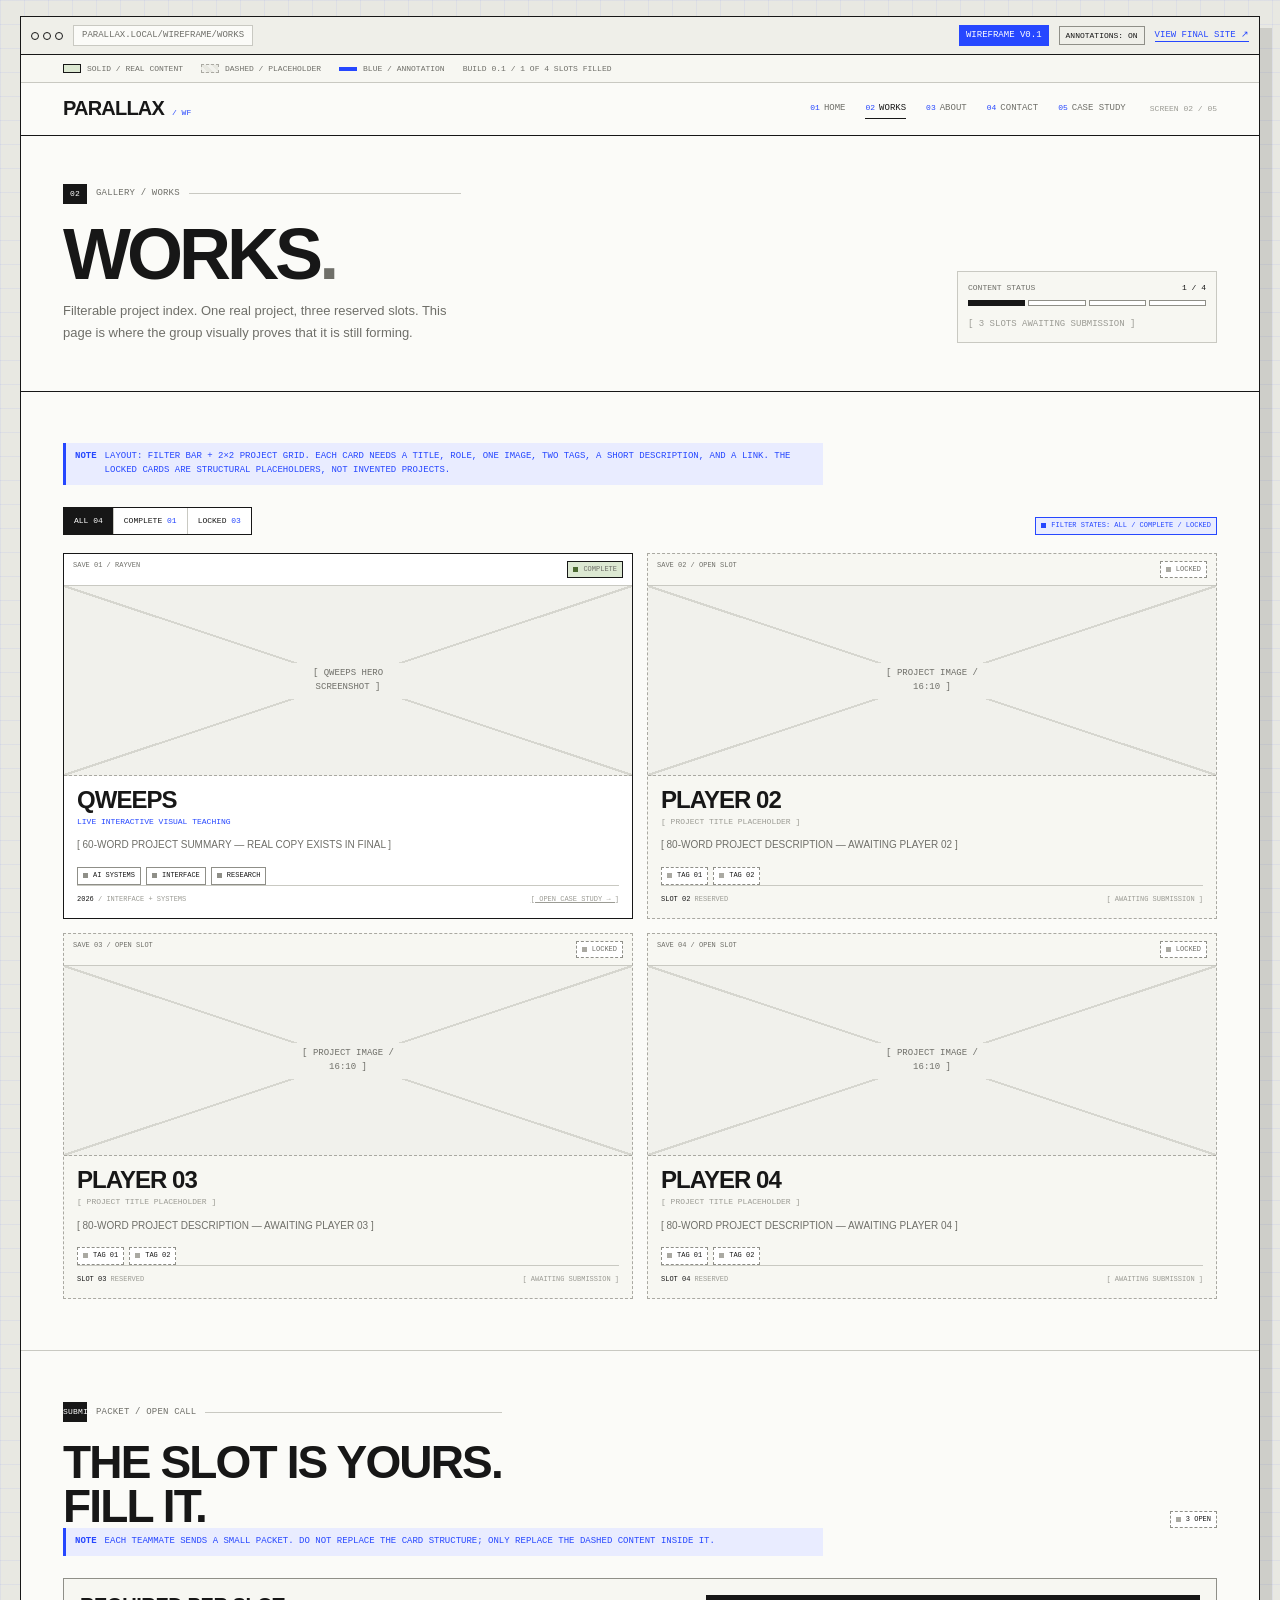
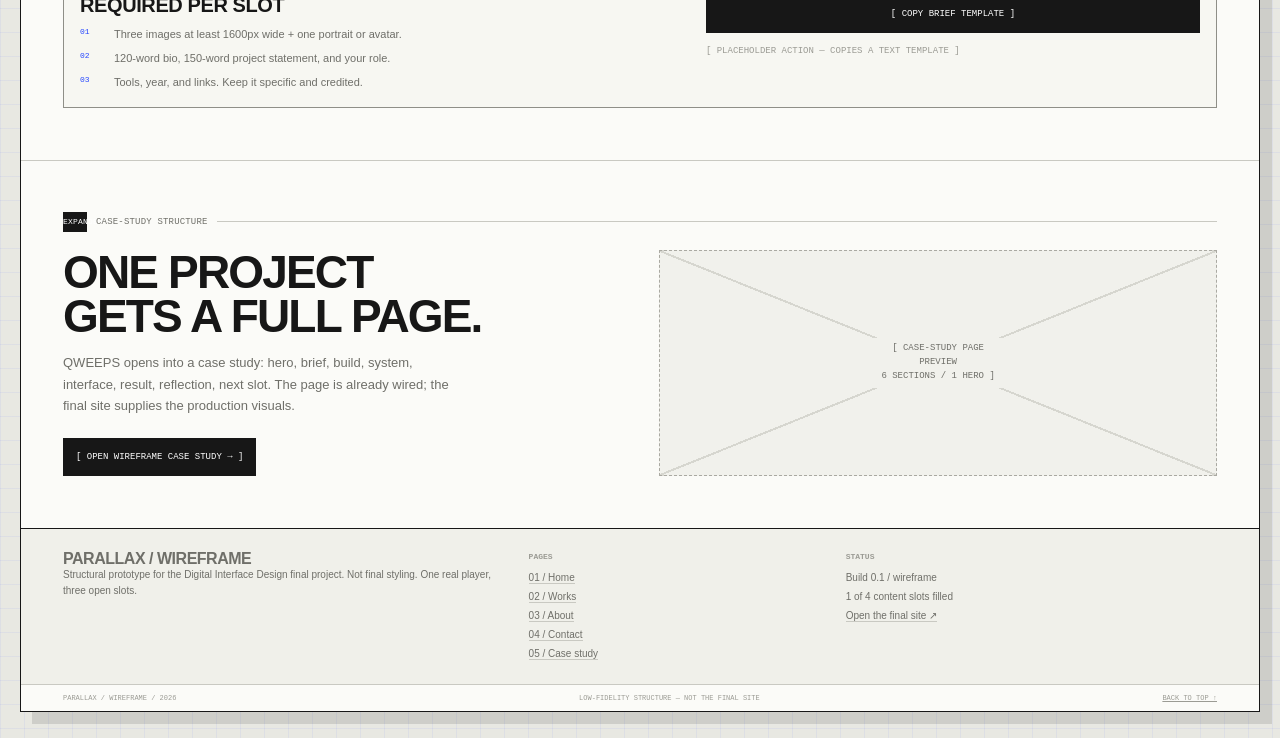
<file: wireframe/works.html>
<!DOCTYPE html>
<html lang="en">
<head>
  <meta charset="utf-8">
  <meta name="viewport" content="width=device-width, initial-scale=1">
  <title>PARALLAX / Wireframe — Works</title>
  <meta name="description" content="Low-fidelity wireframe for the PARALLAX gallery and works page.">
  <meta name="theme-color" content="#e8e8e2">
  <link rel="icon" href="assets/favicon.svg" type="image/svg+xml">
  <link rel="stylesheet" href="assets/wireframe.css">
</head>
<body>
  <div class="wf-page" id="top">
    <div class="chrome">
      <div class="chrome-left">
        <span class="dots" aria-hidden="true"><i></i><i></i><i></i></span>
        <span class="chrome-url">parallax.local/wireframe/works</span>
      </div>
      <div class="chrome-right">
        <span class="wf-badge">WIREFRAME v0.1</span>
        <button id="notes-toggle" type="button" aria-pressed="true">ANNOTATIONS: ON</button>
        <a href="../index.html">VIEW FINAL SITE ↗</a>
      </div>
    </div>

    <div class="legend" aria-label="Wireframe legend">
      <span><i class="key-real"></i> Solid / real content</span>
      <span><i class="key-placeholder"></i> Dashed / placeholder</span>
      <span><i class="key-anno"></i> Blue / annotation</span>
      <span>Build 0.1 / 1 of 4 slots filled</span>
    </div>

    <nav class="wf-nav" aria-label="Wireframe pages">
      <a class="wf-brand" href="index.html"><strong>PARALLAX</strong><span>/ WF</span></a>
      <div class="wf-links">
        <a data-n="01" href="index.html">Home</a>
        <a data-n="02" href="works.html" aria-current="page">Works</a>
        <a data-n="03" href="about.html">About</a>
        <a data-n="04" href="contact.html">Contact</a>
        <a data-n="05" href="case-study.html">Case study</a>
      </div>
      <span class="screen-no">Screen 02 / 05</span>
    </nav>

    <main>
      <header class="page-head">
        <div>
          <p class="section-meta"><b>02</b> Gallery / works</p>
          <h1 class="wf-h1">WORKS<span class="muted">.</span></h1>
          <p class="wf-sub">Filterable project index. One real project, three reserved slots. This page is where the group visually proves that it is still forming.</p>
        </div>
        <aside class="right">
          <div class="status-top"><span>Content status</span><b>1 / 4</b></div>
          <div class="pips" aria-hidden="true"><span class="on"></span><span></span><span></span><span></span></div>
          <p class="copy-slot">[ 3 SLOTS AWAITING SUBMISSION ]</p>
        </aside>
      </header>

      <section class="wf-section">
        <p class="anno">Layout: filter bar + 2×2 project grid. Each card needs a title, role, one image, two tags, a short description, and a link. The locked cards are structural placeholders, not invented projects.</p>

        <div class="row-between">
          <div class="filter-bar" role="group" aria-label="Filter works">
            <button class="filter is-active" type="button" data-filter="all" aria-pressed="true">All <span>04</span></button>
            <button class="filter" type="button" data-filter="complete" aria-pressed="false">Complete <span>01</span></button>
            <button class="filter" type="button" data-filter="locked" aria-pressed="false">Locked <span>03</span></button>
          </div>
          <span class="tag blue">Filter states: all / complete / locked</span>
        </div>

        <div class="works-grid">
          <article class="work-card real" data-status="complete">
            <div class="work-top"><span>Save 01 / Rayven</span><span class="tag real">Complete</span></div>
            <div class="placeholder" role="img" aria-label="Placeholder for QWEEPS project screenshot"><span>[ QWEEPS HERO SCREENSHOT ]</span></div>
            <div class="work-body">
              <h2 class="work-title">QWEEPS</h2>
              <p class="work-sub">Live interactive visual teaching</p>
              <p class="work-desc">[ 60-WORD PROJECT SUMMARY — REAL COPY EXISTS IN FINAL ]</p>
              <div class="chips">
                <span class="tag">AI systems</span><span class="tag">Interface</span><span class="tag">Research</span>
              </div>
              <div class="work-foot"><span><b>2026</b> / interface + systems</span><a href="case-study.html">[ Open case study → ]</a></div>
            </div>
          </article>

          <article class="work-card" data-status="locked">
            <div class="work-top"><span>Save 02 / Open slot</span><span class="tag placeholder-tag">Locked</span></div>
            <div class="placeholder"><span>[ PROJECT IMAGE / 16:10 ]</span></div>
            <div class="work-body">
              <h2 class="work-title">PLAYER 02</h2>
              <p class="work-sub">[ Project title placeholder ]</p>
              <p class="work-desc">[ 80-WORD PROJECT DESCRIPTION — AWAITING PLAYER 02 ]</p>
              <div class="chips">
                <span class="tag placeholder-tag">Tag 01</span><span class="tag placeholder-tag">Tag 02</span>
              </div>
              <div class="work-foot"><span><b>Slot 02</b> reserved</span><span>[ Awaiting submission ]</span></div>
            </div>
          </article>

          <article class="work-card" data-status="locked">
            <div class="work-top"><span>Save 03 / Open slot</span><span class="tag placeholder-tag">Locked</span></div>
            <div class="placeholder"><span>[ PROJECT IMAGE / 16:10 ]</span></div>
            <div class="work-body">
              <h2 class="work-title">PLAYER 03</h2>
              <p class="work-sub">[ Project title placeholder ]</p>
              <p class="work-desc">[ 80-WORD PROJECT DESCRIPTION — AWAITING PLAYER 03 ]</p>
              <div class="chips">
                <span class="tag placeholder-tag">Tag 01</span><span class="tag placeholder-tag">Tag 02</span>
              </div>
              <div class="work-foot"><span><b>Slot 03</b> reserved</span><span>[ Awaiting submission ]</span></div>
            </div>
          </article>

          <article class="work-card" data-status="locked">
            <div class="work-top"><span>Save 04 / Open slot</span><span class="tag placeholder-tag">Locked</span></div>
            <div class="placeholder"><span>[ PROJECT IMAGE / 16:10 ]</span></div>
            <div class="work-body">
              <h2 class="work-title">PLAYER 04</h2>
              <p class="work-sub">[ Project title placeholder ]</p>
              <p class="work-desc">[ 80-WORD PROJECT DESCRIPTION — AWAITING PLAYER 04 ]</p>
              <div class="chips">
                <span class="tag placeholder-tag">Tag 01</span><span class="tag placeholder-tag">Tag 02</span>
              </div>
              <div class="work-foot"><span><b>Slot 04</b> reserved</span><span>[ Awaiting submission ]</span></div>
            </div>
          </article>
        </div>
      </section>

      <section class="wf-section">
        <div class="row-between">
          <div>
            <p class="section-meta"><b>Submission</b> Packet / open call</p>
            <h2 class="wf-h2">THE SLOT IS YOURS.<br>FILL IT.</h2>
          </div>
          <span class="tag placeholder-tag">3 open</span>
        </div>
        <p class="anno">Each teammate sends a small packet. Do not replace the card structure; only replace the dashed content inside it.</p>

        <div class="packet">
          <div>
            <h3 class="wf-h3">REQUIRED PER SLOT</h3>
            <ol class="steps">
              <li><b>01</b><span>Three images at least 1600px wide + one portrait or avatar.</span></li>
              <li><b>02</b><span>120-word bio, 150-word project statement, and your role.</span></li>
              <li><b>03</b><span>Tools, year, and links. Keep it specific and credited.</span></li>
            </ol>
          </div>
          <div>
            <button class="wf-btn primary w-full" id="copy-brief" type="button">[ Copy brief template ]</button>
            <p class="copy-slot">[ PLACEHOLDER ACTION — COPIES A TEXT TEMPLATE ]</p>
          </div>
        </div>
      </section>

      <section class="wf-section">
        <p class="section-meta"><b>Expanded</b> Case-study structure</p>
        <div class="grid-2">
          <div>
            <h2 class="wf-h2">ONE PROJECT<br>GETS A FULL PAGE.</h2>
            <p class="wf-sub">QWEEPS opens into a case study: hero, brief, build, system, interface, result, reflection, next slot. The page is already wired; the final site supplies the production visuals.</p>
            <div class="hero-actions">
              <a class="wf-btn primary" href="case-study.html">[ Open wireframe case study → ]</a>
            </div>
          </div>
          <div class="placeholder" role="img" aria-label="Placeholder for the case-study page preview">
            <span>[ CASE-STUDY PAGE PREVIEW<br>6 SECTIONS / 1 HERO ]</span>
          </div>
        </div>
      </section>
    </main>

    <footer class="wf-footer">
      <div>
        <p class="big">PARALLAX / WIREFRAME</p>
        <p>Structural prototype for the Digital Interface Design final project. Not final styling. One real player, three open slots.</p>
      </div>
      <div>
        <h3>Pages</h3>
        <ul>
          <li><a href="index.html">01 / Home</a></li>
          <li><a href="works.html">02 / Works</a></li>
          <li><a href="about.html">03 / About</a></li>
          <li><a href="contact.html">04 / Contact</a></li>
          <li><a href="case-study.html">05 / Case study</a></li>
        </ul>
      </div>
      <div>
        <h3>Status</h3>
        <ul>
          <li>Build 0.1 / wireframe</li>
          <li>1 of 4 content slots filled</li>
          <li><a href="../index.html">Open the final site ↗</a></li>
        </ul>
      </div>
    </footer>
    <div class="wf-bottom">
      <span>PARALLAX / WIREFRAME / 2026</span>
      <span>Low-fidelity structure — not the final site</span>
      <a href="#top">Back to top ↑</a>
    </div>
  </div>

  <div class="wf-toast" id="wf-toast" role="status" aria-live="polite"></div>
  <script src="assets/wireframe.js" defer></script>
</body>
</html>
</file>
<file: assets/css/style.css>
/* ==========================================================================
   PARALLAX — a four-player interface studio
   Pixel-art portfolio system. No frameworks, no build step.
   ========================================================================== */

/* ---------- Fonts ---------- */
@font-face {
  font-family: 'Pixelify Sans';
  src: url('../fonts/pixelify-400.woff2') format('woff2');
  font-weight: 400 700;
  font-style: normal;
  font-display: swap;
}
@font-face {
  font-family: 'Silkscreen';
  src: url('../fonts/silkscreen-400.woff2') format('woff2');
  font-weight: 400;
  font-style: normal;
  font-display: swap;
}
@font-face {
  font-family: 'Silkscreen';
  src: url('../fonts/silkscreen-700.woff2') format('woff2');
  font-weight: 700;
  font-style: normal;
  font-display: swap;
}
@font-face {
  font-family: 'IBM Plex Mono';
  src: url('../fonts/plexmono-400.woff2') format('woff2');
  font-weight: 400;
  font-style: normal;
  font-display: swap;
}
@font-face {
  font-family: 'IBM Plex Mono';
  src: url('../fonts/plexmono-500.woff2') format('woff2');
  font-weight: 500;
  font-style: normal;
  font-display: swap;
}
@font-face {
  font-family: 'IBM Plex Mono';
  src: url('../fonts/plexmono-600.woff2') format('woff2');
  font-weight: 600;
  font-style: normal;
  font-display: swap;
}

/* ---------- Tokens ---------- */
:root {
  --night: #17131f;
  --night-2: #0f0c16;
  --panel: #211a2c;
  --panel-2: #2b2238;
  --panel-3: #352a45;
  --cream: #f2e6c9;
  --cream-2: #e3d2ad;
  --paper: #f4ecd9;
  --paper-2: #ebdfc6;
  --ink: #151019;
  --ink-2: #2a2230;
  --gold: #f0c05a;
  --orange: #e36b3d;
  --orange-deep: #b44e2b;
  --sage: #9bb06e;
  --sky: #78b5c4;
  --plum: #a184b8;
  --red: #d3563f;
  --muted: #a99a82;
  --muted-dark: #6b5f4c;
  --line: rgba(242, 230, 201, 0.18);
  --line-strong: rgba(242, 230, 201, 0.34);
  --line-ink: rgba(21, 16, 25, 0.22);
  --line-ink-strong: rgba(21, 16, 25, 0.5);
  --shadow: #0b0810;
  --font-pixel: 'Pixelify Sans', 'Courier New', monospace;
  --font-pixel-label: 'Silkscreen', 'Courier New', monospace;
  --font-mono: 'IBM Plex Mono', 'Courier New', monospace;
  --max: 1400px;
  --pad: clamp(18px, 4vw, 58px);
  --header-h: 74px;
}

/* ---------- Reset ---------- */
*,
*::before,
*::after { box-sizing: border-box; }

html {
  scroll-behavior: smooth;
  -webkit-text-size-adjust: 100%;
}

body {
  margin: 0;
  overflow-x: hidden;
  background: var(--night);
  color: var(--cream);
  font-family: var(--font-mono);
  font-size: 15px;
  line-height: 1.7;
  -webkit-font-smoothing: antialiased;
  font-synthesis: none;
}

body.paper {
  background: var(--paper);
  color: var(--ink);
}

body.no-scroll { overflow: hidden; }

img { display: block; max-width: 100%; }
figure { margin: 0; }
button, input, textarea, select { font: inherit; }
button { color: inherit; }
a { color: inherit; }
::selection { background: var(--gold); color: var(--ink); }

:focus-visible {
  outline: 3px solid var(--gold);
  outline-offset: 3px;
}
body.paper :focus-visible { outline-color: var(--orange); }

h1, h2, h3, h4, p { margin-top: 0; }

/* ---------- Global overlays ---------- */
body::after {
  content: '';
  position: fixed;
  inset: 0;
  z-index: 2000;
  pointer-events: none;
  background: repeating-linear-gradient(
    to bottom,
    rgba(0, 0, 0, 0.13) 0,
    rgba(0, 0, 0, 0.13) 1px,
    transparent 1px,
    transparent 3px
  );
  opacity: 0.16;
  mix-blend-mode: multiply;
}
body.paper::after { opacity: 0.07; }

.noise {
  position: fixed;
  inset: 0;
  z-index: 1999;
  pointer-events: none;
  opacity: 0.05;
  background-image: url("data:image/svg+xml,%3Csvg xmlns='http://www.w3.org/2000/svg' width='120' height='120'%3E%3Cfilter id='n'%3E%3CfeTurbulence type='fractalNoise' baseFrequency='.9' numOctaves='2' stitchTiles='stitch'/%3E%3C/filter%3E%3Crect width='100%25' height='100%25' filter='url(%23n)'/%3E%3C/svg%3E");
  mix-blend-mode: overlay;
}

/* ---------- Shared ---------- */
.wrap {
  width: 100%;
  max-width: var(--max);
  margin: 0 auto;
  padding: 0 var(--pad);
}

.section {
  position: relative;
  padding: clamp(64px, 8vw, 112px) 0;
}
section[id],
article[id] { scroll-margin-top: calc(var(--header-h) + 16px); }

.section-dark {
  background: var(--night);
  color: var(--cream);
}

.section-panel {
  background: var(--night-2);
  color: var(--cream);
  border-top: 2px solid var(--panel-2);
  border-bottom: 2px solid var(--panel-2);
}

.section-paper {
  background: var(--paper);
  color: var(--ink);
  border-top: 2px solid var(--ink);
  border-bottom: 2px solid var(--ink);
}

.dither {
  background-image:
    linear-gradient(45deg, rgba(242, 230, 201, 0.035) 25%, transparent 25%, transparent 75%, rgba(242, 230, 201, 0.035) 75%),
    linear-gradient(45deg, rgba(242, 230, 201, 0.035) 25%, transparent 25%, transparent 75%, rgba(242, 230, 201, 0.035) 75%);
  background-size: 4px 4px;
  background-position: 0 0, 2px 2px;
}

.sr-only {
  position: absolute;
  width: 1px; height: 1px;
  padding: 0; margin: -1px;
  overflow: hidden;
  clip: rect(0, 0, 0, 0);
  white-space: nowrap;
  border: 0;
}

.skip-link {
  position: fixed;
  top: 8px; left: 8px;
  z-index: 3000;
  transform: translateY(-160%);
  background: var(--gold);
  color: var(--ink);
  border: 2px solid var(--ink);
  padding: 8px 12px;
  font-family: var(--font-pixel-label);
  font-size: 9px;
  text-transform: uppercase;
  text-decoration: none;
}
.skip-link:focus { transform: translateY(0); }

/* ---------- Type ---------- */
.eyebrow {
  display: flex;
  align-items: center;
  gap: 8px;
  margin: 0;
  font-family: var(--font-pixel-label);
  font-size: 8px;
  font-weight: 400;
  line-height: 1.6;
  letter-spacing: 0.12em;
  text-transform: uppercase;
  color: var(--gold);
}
.eyebrow::before {
  content: '';
  width: 7px; height: 7px;
  flex: 0 0 auto;
  background: currentColor;
  box-shadow: 2px 2px 0 var(--shadow);
}
.section-paper .eyebrow { color: var(--orange-deep); }

.micro {
  font-family: var(--font-pixel-label);
  font-size: 7px;
  line-height: 1.6;
  letter-spacing: 0.08em;
  text-transform: uppercase;
  color: var(--muted);
}

.pixel-title {
  font-family: var(--font-pixel);
  font-weight: 700;
  line-height: 0.88;
  letter-spacing: 0.01em;
  text-transform: uppercase;
}

.h2 {
  margin: 12px 0 0;
  font-family: var(--font-pixel);
  font-weight: 700;
  font-size: clamp(2.4rem, 5.4vw, 5.4rem);
  line-height: 0.86;
  letter-spacing: 0.005em;
  text-transform: uppercase;
}
.section-paper .h2 { color: var(--ink); }

.section-head {
  display: flex;
  align-items: flex-end;
  justify-content: space-between;
  gap: clamp(24px, 4vw, 60px);
  margin-bottom: clamp(28px, 4vw, 48px);
}
.section-head > div:first-child { max-width: 720px; }
.section-intro {
  max-width: 46ch;
  margin: 0;
  font-size: 13px;
  line-height: 1.75;
  color: var(--muted);
}
.section-paper .section-intro { color: var(--muted-dark); }

.lede {
  max-width: 55ch;
  font-size: 14px;
  line-height: 1.8;
  color: var(--muted);
}
.section-paper .lede { color: var(--muted-dark); }

.hr {
  height: 2px;
  border: 0;
  background: var(--line);
  margin: 0;
}

/* ---------- Buttons / chips ---------- */
.btn {
  display: inline-flex;
  align-items: center;
  justify-content: center;
  gap: 8px;
  min-height: 42px;
  padding: 10px 14px;
  border: 2px solid currentColor;
  background: transparent;
  color: var(--cream);
  box-shadow: 3px 3px 0 var(--shadow);
  font-family: var(--font-pixel-label);
  font-size: 9px;
  line-height: 1.35;
  letter-spacing: 0.04em;
  text-transform: uppercase;
  text-decoration: none;
  cursor: pointer;
  transition: transform 0.12s ease, box-shadow 0.12s ease, background 0.15s ease, color 0.15s ease;
}
.btn:hover {
  transform: translate(-1px, -1px);
  box-shadow: 4px 4px 0 var(--shadow);
}
.btn:active {
  transform: translate(2px, 2px);
  box-shadow: 1px 1px 0 var(--shadow);
}
.btn-primary {
  background: var(--gold);
  border-color: var(--ink);
  color: var(--ink);
}
.btn-primary:hover { background: var(--cream); }
.btn-cream {
  background: var(--cream);
  border-color: var(--ink);
  color: var(--ink);
}
.btn-ink {
  background: var(--ink);
  border-color: var(--ink);
  color: var(--cream);
}
.btn-ghost { background: transparent; color: inherit; }
.btn-sm {
  min-height: 32px;
  padding: 6px 9px;
  font-size: 8px;
  box-shadow: 2px 2px 0 var(--shadow);
}
.btn-sm:hover { box-shadow: 3px 3px 0 var(--shadow); }
.btn-wide { width: 100%; }

.btn .arrow { font-family: var(--font-pixel); font-size: 13px; line-height: 1; }

.chip {
  display: inline-flex;
  align-items: center;
  gap: 5px;
  padding: 3px 6px;
  border: 1px solid currentColor;
  background: rgba(242, 230, 201, 0.05);
  font-family: var(--font-pixel-label);
  font-size: 7px;
  line-height: 1.4;
  letter-spacing: 0.05em;
  text-transform: uppercase;
  color: var(--muted);
  white-space: nowrap;
}
.chip-ready { color: var(--sage); }
.chip-complete { color: var(--sage); }
.chip-locked { color: var(--muted); }
.chip-live { color: var(--orange); }
.chip-gold { color: var(--gold); }
.section-paper .chip { color: var(--muted-dark); border-color: var(--line-ink-strong); }
.section-paper .chip-ready,
.section-paper .chip-complete { color: #4f6a32; }
.section-paper .chip-live { color: var(--orange-deep); }

.tag {
  display: inline-flex;
  align-items: center;
  padding: 3px 5px;
  border: 1px solid var(--line-ink);
  font-family: var(--font-pixel-label);
  font-size: 7px;
  line-height: 1.4;
  text-transform: uppercase;
  color: var(--muted-dark);
}
.section-dark .tag,
.section-panel .tag { border-color: var(--line); color: var(--muted); }

.live-dot {
  width: 6px; height: 6px;
  background: var(--orange);
  display: inline-block;
  animation: blink 1.4s steps(2, start) infinite;
}
@keyframes blink {
  50% { opacity: 0; }
}

/* ---------- Header ---------- */
.site-header {
  position: sticky;
  top: 0;
  z-index: 100;
  height: var(--header-h);
  background: rgba(23, 19, 31, 0.96);
  border-bottom: 2px solid var(--panel-2);
  color: var(--cream);
  backdrop-filter: blur(8px);
  -webkit-backdrop-filter: blur(8px);
}
.header-inner {
  max-width: var(--max);
  height: 100%;
  margin: 0 auto;
  padding: 0 var(--pad);
  display: flex;
  align-items: center;
  gap: 22px;
}
.brand {
  display: flex;
  align-items: center;
  gap: 8px;
  flex: 0 0 auto;
  color: var(--cream);
  text-decoration: none;
}
.brand-star {
  color: var(--gold);
  font-family: var(--font-pixel);
  font-size: 20px;
  line-height: 1;
  transform: translateY(-1px);
}
.brand-word {
  font-family: var(--font-pixel);
  font-size: 25px;
  font-weight: 700;
  line-height: 0.8;
  letter-spacing: 0.01em;
  text-transform: uppercase;
}
.brand-4p {
  margin-left: 2px;
  padding: 2px 4px;
  border: 1px solid var(--gold);
  color: var(--gold);
  font-family: var(--font-pixel-label);
  font-size: 7px;
  line-height: 1;
}
.nav {
  display: flex;
  align-items: center;
  gap: clamp(12px, 2vw, 28px);
  margin-left: auto;
}
.nav a {
  position: relative;
  padding: 4px 0;
  color: var(--cream);
  font-family: var(--font-pixel-label);
  font-size: 9px;
  line-height: 1.4;
  letter-spacing: 0.03em;
  text-transform: uppercase;
  text-decoration: none;
  opacity: 0.82;
  transition: color 0.15s ease, opacity 0.15s ease;
}
.nav a:hover { color: var(--gold); opacity: 1; }
.nav a[aria-current="page"] { color: var(--gold); opacity: 1; }
.nav a[aria-current="page"]::before {
  content: '▶';
  position: absolute;
  left: -12px;
  top: 50%;
  transform: translateY(-50%);
  font-size: 6px;
  color: var(--gold);
}
.header-tools {
  display: flex;
  align-items: center;
  gap: 8px;
  flex: 0 0 auto;
}
.menu-toggle {
  display: none;
  margin-left: auto;
  width: 42px; height: 38px;
  border: 2px solid var(--line-strong);
  background: transparent;
  padding: 8px 7px;
  cursor: pointer;
  flex-direction: column;
  justify-content: space-between;
}
.menu-toggle span {
  display: block;
  width: 100%;
  height: 3px;
  background: var(--cream);
  transition: transform 0.2s ease, opacity 0.2s ease;
}
.menu-toggle[aria-expanded="true"] span:nth-child(1) { transform: translateY(7px) rotate(45deg); }
.menu-toggle[aria-expanded="true"] span:nth-child(2) { opacity: 0; }
.menu-toggle[aria-expanded="true"] span:nth-child(3) { transform: translateY(-7px) rotate(-45deg); }
.mobile-only { display: none; }
.nav-status { display: none; }

/* ---------- Hero ---------- */
.hero {
  position: relative;
  overflow: hidden;
  min-height: calc(100vh - var(--header-h));
  min-height: calc(100svh - var(--header-h));
  padding: clamp(36px, 5.5vw, 72px) 0 clamp(130px, 16vw, 220px);
  background: var(--night);
  color: var(--cream);
  border-bottom: 2px solid var(--panel-2);
}
.hero-stars {
  position: absolute;
  inset: 0;
  width: 100%;
  height: 100%;
  z-index: 0;
  image-rendering: pixelated;
  opacity: 0.9;
}
.hero-inner {
  position: relative;
  z-index: 2;
  max-width: var(--max);
  margin: 0 auto;
  padding: 0 var(--pad);
  display: grid;
  grid-template-columns: 1.02fr 0.98fr;
  align-items: center;
  gap: clamp(26px, 4vw, 56px);
}
.hero-copy { position: relative; z-index: 2; }
.hero-kicker { margin-bottom: 18px; }
.hero-title {
  position: relative;
  display: inline-block;
  margin: 0;
  font-family: var(--font-pixel);
  font-weight: 700;
  font-size: clamp(3.6rem, 8.2vw, 10.5rem);
  line-height: 0.78;
  letter-spacing: -0.005em;
  text-transform: uppercase;
  color: var(--cream);
  text-shadow: 4px 4px 0 var(--orange), 8px 8px 0 var(--shadow);
}
.title-4p {
  position: absolute;
  top: -12px; right: -18px;
  padding: 4px 5px;
  background: var(--gold);
  border: 2px solid var(--ink);
  box-shadow: 2px 2px 0 var(--ink);
  color: var(--ink);
  font-family: var(--font-pixel-label);
  font-size: 8px;
  line-height: 1;
  text-transform: uppercase;
  transform: rotate(5deg);
}
.hero-tagline {
  margin: 24px 0 0;
  font-family: var(--font-pixel);
  font-size: clamp(1.45rem, 2.2vw, 2.2rem);
  font-weight: 400;
  line-height: 1.02;
  text-transform: uppercase;
  color: var(--cream);
}
.hero-tagline span { color: var(--gold); }
.hero-desc {
  max-width: 44ch;
  margin: 16px 0 0;
  font-size: 13px;
  line-height: 1.8;
  color: rgba(242, 230, 201, 0.68);
}
.hero-actions {
  display: flex;
  flex-wrap: wrap;
  gap: 10px;
  margin-top: 26px;
}
.press-start { animation: press-glow 2.2s steps(2, start) infinite; }
@keyframes press-glow {
  0%, 100% { background: var(--gold); }
  50% { background: var(--cream); }
}
.save-meter {
  width: min(100%, 370px);
  margin-top: 30px;
  padding: 9px 10px;
  border: 1px solid var(--line);
  background: rgba(15, 12, 22, 0.55);
}
.save-meter-top {
  display: flex;
  justify-content: space-between;
  gap: 10px;
  font-family: var(--font-pixel-label);
  font-size: 7px;
  line-height: 1.5;
  text-transform: uppercase;
  color: var(--muted);
}
.save-meter-top b { color: var(--gold); font-weight: 400; }
.save-segments {
  display: flex;
  gap: 2px;
  margin-top: 6px;
}
.save-segments span {
  flex: 1;
  height: 7px;
  background: var(--panel-2);
  border: 1px solid rgba(242, 230, 201, 0.12);
}
.save-segments span.on { background: var(--gold); border-color: var(--gold); }

/* Hero screen */
.hero-screen-wrap {
  position: relative;
  z-index: 2;
  padding: 8px 0 0 8px;
}
.floating-tag {
  position: absolute;
  top: -12px; right: 14px;
  z-index: 5;
  padding: 4px 7px;
  background: var(--orange);
  border: 2px solid var(--ink);
  box-shadow: 2px 2px 0 var(--ink);
  color: var(--ink);
  font-family: var(--font-pixel-label);
  font-size: 7px;
  line-height: 1.3;
  text-transform: uppercase;
  transform: rotate(2deg);
}
.screen-shell {
  position: relative;
  padding: 6px;
  background: var(--night-2);
  border: 3px solid var(--cream);
  box-shadow: 8px 8px 0 var(--orange), 12px 12px 0 var(--shadow);
}
.screen-bar {
  display: flex;
  align-items: center;
  justify-content: space-between;
  gap: 8px;
  padding: 5px 7px;
  border-bottom: 2px solid var(--panel-2);
  font-family: var(--font-pixel-label);
  font-size: 6.5px;
  line-height: 1.4;
  letter-spacing: 0.04em;
  text-transform: uppercase;
  color: var(--muted);
}
.screen-bar .live { color: var(--orange); display: inline-flex; align-items: center; gap: 4px; }
.screen-bar .screen-title { color: var(--cream); }
.screen-play {
  width: 20px; height: 18px;
  border: 1px solid var(--line-strong);
  background: transparent;
  color: var(--cream);
  font-family: var(--font-pixel);
  font-size: 9px;
  line-height: 1;
  cursor: pointer;
  display: grid;
  place-items: center;
}
.screen-play:hover { background: var(--gold); color: var(--ink); border-color: var(--gold); }
.screen-media {
  position: relative;
  aspect-ratio: 16 / 9;
  overflow: hidden;
  background: #06050a;
}
.screen-media video,
.screen-media img {
  width: 100%;
  height: 100%;
  object-fit: cover;
}
.screen-media::after {
  content: '';
  position: absolute;
  inset: 0;
  pointer-events: none;
  background: repeating-linear-gradient(to bottom, rgba(0, 0, 0, 0.2) 0 1px, transparent 1px 4px);
  opacity: 0.35;
}
.screen-hud {
  display: flex;
  align-items: center;
  justify-content: space-between;
  gap: 10px;
  padding: 5px 7px;
  border-top: 2px solid var(--panel-2);
  font-family: var(--font-pixel-label);
  font-size: 6.5px;
  line-height: 1.4;
  text-transform: uppercase;
  color: var(--muted);
}
.screen-hud b { color: var(--gold); font-weight: 400; }
.mini-bar {
  display: flex;
  gap: 1px;
  width: 70px;
}
.mini-bar span { flex: 1; height: 4px; background: var(--panel-2); }
.mini-bar span.on { background: var(--sage); }
.screen-caption {
  display: flex;
  justify-content: space-between;
  gap: 14px;
  margin-top: 8px;
  font-family: var(--font-pixel-label);
  font-size: 6.5px;
  line-height: 1.5;
  letter-spacing: 0.04em;
  text-transform: uppercase;
  color: var(--muted);
}
.screen-caption b { color: var(--cream); font-weight: 400; }

.hero-hills {
  position: absolute;
  left: 0; right: 0; bottom: 0;
  z-index: 1;
  width: 100%;
  height: clamp(120px, 17vw, 210px);
  pointer-events: none;
}
.hero-hills svg { width: 100%; height: 100%; display: block; }
.hero-scroll {
  position: absolute;
  left: 50%; bottom: 18px;
  z-index: 3;
  transform: translateX(-50%);
  display: flex;
  align-items: center;
  gap: 7px;
  font-family: var(--font-pixel-label);
  font-size: 6.5px;
  line-height: 1.4;
  text-transform: uppercase;
  color: rgba(242, 230, 201, 0.55);
  white-space: nowrap;
}
.hero-scroll .down {
  display: inline-block;
  color: var(--gold);
  animation: bob 1.2s steps(2, start) infinite;
}
@keyframes bob {
  50% { transform: translateY(3px); }
}

/* ---------- Party ---------- */
.party-section { border-top: 2px solid var(--panel-2); }
.party-progress {
  display: flex;
  align-items: center;
  gap: 10px;
  padding: 8px 10px;
  border: 2px solid var(--line);
  background: var(--panel);
  font-family: var(--font-pixel-label);
  font-size: 7px;
  line-height: 1.5;
  text-transform: uppercase;
  color: var(--muted);
}
.party-progress b { color: var(--gold); font-weight: 400; }
.party-progress .pips { display: flex; gap: 3px; }
.party-progress .pips span { width: 10px; height: 10px; border: 1px solid var(--line-strong); }
.party-progress .pips span.on { background: var(--gold); border-color: var(--gold); }

.party-grid {
  display: grid;
  grid-template-columns: repeat(4, 1fr);
  gap: 14px;
}
.player-card {
  position: relative;
  display: flex;
  flex-direction: column;
  min-height: 410px;
  padding: 12px;
  border: 2px solid var(--panel-2);
  background: var(--panel);
  box-shadow: 4px 4px 0 var(--shadow);
  color: var(--cream);
  text-decoration: none;
  transition: transform 0.15s ease, border-color 0.15s ease, box-shadow 0.15s ease;
}
.player-card:hover,
.player-card:focus-visible {
  transform: translate(-2px, -2px);
  border-color: var(--gold);
  box-shadow: 6px 6px 0 var(--shadow);
}
.player-card.is-open {
  border-color: var(--gold);
  background: linear-gradient(180deg, #2b2238 0%, #211a2c 100%);
}
.player-card.is-open::before {
  content: 'READY';
  position: absolute;
  top: -10px; left: 12px;
  padding: 2px 5px;
  background: var(--gold);
  border: 1px solid var(--ink);
  color: var(--ink);
  font-family: var(--font-pixel-label);
  font-size: 6px;
  line-height: 1.3;
  letter-spacing: 0.06em;
  text-transform: uppercase;
}
.player-top {
  display: flex;
  align-items: center;
  justify-content: space-between;
  gap: 8px;
  font-family: var(--font-pixel-label);
  font-size: 7px;
  line-height: 1.4;
  text-transform: uppercase;
  color: var(--muted);
}
.player-top .p-id { color: var(--cream); }
.player-card.is-locked { border-style: dashed; }
.player-card.is-locked:hover { border-color: var(--plum); }
.avatar-stage {
  position: relative;
  display: grid;
  place-items: center;
  aspect-ratio: 1 / 1;
  margin: 10px 0 12px;
  border: 2px solid var(--night-2);
  background-color: #191422;
  background-image:
    linear-gradient(45deg, rgba(242, 230, 201, 0.045) 25%, transparent 25%, transparent 75%, rgba(242, 230, 201, 0.045) 75%),
    linear-gradient(45deg, rgba(242, 230, 201, 0.045) 25%, transparent 25%, transparent 75%, rgba(242, 230, 201, 0.045) 75%);
  background-size: 8px 8px;
  background-position: 0 0, 4px 4px;
  overflow: hidden;
}
.avatar-stage img {
  width: 66%;
  height: 66%;
  object-fit: contain;
  image-rendering: pixelated;
  filter: drop-shadow(4px 4px 0 rgba(11, 8, 16, 0.7));
  transition: transform 0.16s ease;
}
.player-card:hover .avatar-stage img { transform: translateY(-4px); }
.avatar-stage.is-photo {
  padding: 10px;
  background-color: var(--night-2);
  background-image:
    linear-gradient(45deg, rgba(242, 230, 201, 0.04) 25%, transparent 25%, transparent 75%, rgba(242, 230, 201, 0.04) 75%),
    linear-gradient(45deg, rgba(242, 230, 201, 0.04) 25%, transparent 25%, transparent 75%, rgba(242, 230, 201, 0.04) 75%);
  background-size: 8px 8px;
  background-position: 0 0, 4px 4px;
}
.avatar-stage.is-photo::after {
  content: '';
  position: absolute;
  inset: 10px;
  z-index: 2;
  pointer-events: none;
  background: repeating-linear-gradient(to bottom, rgba(0, 0, 0, 0.22) 0 1px, transparent 1px 4px);
  opacity: 0.16;
}
.avatar-stage.is-photo img.player-photo {
  width: 100%;
  height: 100%;
  object-fit: cover;
  object-position: center 17%;
  image-rendering: auto;
  border: 2px solid var(--cream);
  box-shadow: 3px 3px 0 var(--shadow);
  filter: saturate(0.9) contrast(1.03) sepia(0.05);
  transition: transform 0.2s ease;
}
.player-card:hover .avatar-stage.is-photo img.player-photo { transform: scale(1.015); }
.player-card.is-locked .avatar-stage img { opacity: 0.68; }
.player-card.is-locked .avatar-stage::after {
  content: '?';
  position: absolute;
  right: 8px; bottom: 2px;
  color: var(--gold);
  font-family: var(--font-pixel);
  font-size: 2.2rem;
  line-height: 1;
  opacity: 0.5;
}
.lock-mark {
  position: absolute;
  top: 8px; right: 8px;
  width: 22px; height: 22px;
  display: grid;
  place-items: center;
  border: 1px solid var(--plum);
  background: var(--night-2);
  color: var(--plum);
  font-family: var(--font-pixel-label);
  font-size: 8px;
  z-index: 2;
}
.player-name {
  margin: 0;
  font-family: var(--font-pixel);
  font-size: clamp(1.35rem, 2vw, 1.8rem);
  line-height: 0.95;
  text-transform: uppercase;
}
.player-role {
  margin: 5px 0 0;
  font-family: var(--font-pixel-label);
  font-size: 7px;
  line-height: 1.5;
  letter-spacing: 0.04em;
  text-transform: uppercase;
  color: var(--gold);
}
.player-card.is-locked .player-role { color: var(--plum); }
.player-bio {
  margin: 8px 0 0;
  font-size: 10px;
  line-height: 1.65;
  color: rgba(242, 230, 201, 0.58);
}
.player-stats {
  display: grid;
  gap: 4px;
  margin-top: 14px;
}
.stat-line {
  display: grid;
  grid-template-columns: 52px 1fr 24px;
  align-items: center;
  gap: 6px;
  font-family: var(--font-pixel-label);
  font-size: 6px;
  line-height: 1.4;
  text-transform: uppercase;
  color: var(--muted);
}
.stat-line .track {
  height: 6px;
  border: 1px solid var(--panel-3);
  background: var(--night-2);
}
.stat-line .track span { display: block; height: 100%; background: var(--sage); }
.stat-line .num { text-align: right; color: var(--cream); }
.player-card.is-locked .stat-line { opacity: 0.4; }
.player-card.is-locked .stat-line .track { border-style: dashed; }
.player-card.is-locked .stat-line .track span { width: 0 !important; }
.player-foot {
  display: flex;
  align-items: center;
  justify-content: space-between;
  gap: 8px;
  margin-top: auto;
  padding-top: 9px;
  border-top: 1px solid var(--panel-3);
  font-family: var(--font-pixel-label);
  font-size: 6.5px;
  line-height: 1.4;
  text-transform: uppercase;
  color: var(--muted);
}
.player-foot b { color: var(--gold); font-weight: 400; }
.player-card.is-locked .player-foot b { color: var(--plum); }

/* ---------- Featured quest ---------- */
.featured-section {
  background: var(--paper);
  color: var(--ink);
  border-top: 2px solid var(--ink);
  border-bottom: 2px solid var(--ink);
}
.featured-panel {
  display: grid;
  grid-template-columns: 0.94fr 1.06fr;
  border: 2px solid var(--ink);
  box-shadow: 8px 8px 0 var(--ink);
  background: #f8f1df;
}
.featured-copy {
  display: flex;
  flex-direction: column;
  padding: clamp(22px, 3vw, 38px);
}
.featured-copy .eyebrow { color: var(--orange-deep); }
.featured-title {
  margin: 10px 0 4px;
  font-family: var(--font-pixel);
  font-size: clamp(3rem, 5.8vw, 5.8rem);
  font-weight: 700;
  line-height: 0.82;
  text-transform: uppercase;
}
.featured-sub {
  margin: 0 0 16px;
  font-family: var(--font-pixel-label);
  font-size: 8px;
  line-height: 1.6;
  text-transform: uppercase;
  color: var(--orange-deep);
}
.featured-desc {
  max-width: 48ch;
  margin: 0;
  font-size: 12px;
  line-height: 1.75;
  color: #4c4234;
}
.meta-grid {
  display: grid;
  grid-template-columns: repeat(2, 1fr);
  gap: 10px 18px;
  margin: 20px 0;
  padding: 14px 0;
  border-top: 1px solid var(--line-ink);
  border-bottom: 1px solid var(--line-ink);
}
.meta-item .k {
  display: block;
  font-family: var(--font-pixel-label);
  font-size: 6.5px;
  line-height: 1.5;
  letter-spacing: 0.05em;
  text-transform: uppercase;
  color: var(--muted-dark);
}
.meta-item .v {
  display: block;
  margin-top: 2px;
  font-size: 11px;
  line-height: 1.45;
  color: var(--ink);
}
.tag-row { display: flex; flex-wrap: wrap; gap: 5px; }
.featured-actions { display: flex; flex-wrap: wrap; gap: 8px; margin-top: 20px; }
.quest-stats {
  display: flex;
  flex-wrap: wrap;
  gap: 12px 22px;
  margin-top: auto;
  padding-top: 16px;
  border-top: 1px solid var(--line-ink);
}
.quest-stats span {
  font-family: var(--font-pixel-label);
  font-size: 6.5px;
  line-height: 1.5;
  text-transform: uppercase;
  color: var(--muted-dark);
}
.quest-stats b {
  display: block;
  margin-bottom: 2px;
  font-family: var(--font-pixel);
  font-size: 1.5rem;
  font-weight: 700;
  line-height: 0.85;
  color: var(--ink);
}
.featured-media {
  position: relative;
  display: grid;
  grid-template-columns: 1fr 1fr;
  gap: 8px;
  align-content: start;
  padding: 14px;
  background: var(--night-2);
  border-left: 2px solid var(--ink);
}
.featured-media .shot { grid-column: span 1; }
.featured-media .shot.wide { grid-column: 1 / -1; }
.shot {
  position: relative;
  overflow: hidden;
  border: 2px solid #0b0810;
  box-shadow: 3px 3px 0 #0b0810;
  background: #06050a;
}
.shot img { width: 100%; height: auto; display: block; }
.shot::after {
  content: '';
  position: absolute;
  inset: 0;
  pointer-events: none;
  background: repeating-linear-gradient(to bottom, rgba(0, 0, 0, 0.18) 0 1px, transparent 1px 4px);
  opacity: 0.25;
}
.shot-cap {
  margin: 4px 0 0;
  font-family: var(--font-pixel-label);
  font-size: 6px;
  line-height: 1.4;
  text-transform: uppercase;
  color: rgba(242, 230, 201, 0.55);
}
.shot-cap b { color: var(--cream); font-weight: 400; }
.stamp {
  display: inline-block;
  padding: 5px 7px;
  border: 2px solid var(--orange-deep);
  color: var(--orange-deep);
  font-family: var(--font-pixel-label);
  font-size: 7px;
  line-height: 1.4;
  text-transform: uppercase;
  transform: rotate(-2deg);
}

/* ---------- Open slots ---------- */
.slots-section { background: var(--night); }
.slot-list { border-top: 2px solid var(--panel-2); }
.slot-row {
  display: grid;
  grid-template-columns: 86px 1fr auto;
  align-items: center;
  gap: 18px;
  padding: 16px 0;
  border-bottom: 1px solid var(--panel-2);
}
.slot-num {
  font-family: var(--font-pixel);
  font-size: clamp(2rem, 3.4vw, 3.2rem);
  line-height: 0.8;
  color: var(--panel-3);
}
.slot-main h3 {
  margin: 0;
  font-family: var(--font-pixel);
  font-size: clamp(1.1rem, 1.8vw, 1.55rem);
  line-height: 1;
  text-transform: uppercase;
}
.slot-role {
  margin: 4px 0 0;
  font-family: var(--font-pixel-label);
  font-size: 7px;
  line-height: 1.5;
  text-transform: uppercase;
  color: var(--plum);
}
.slot-note {
  margin: 4px 0 0;
  font-size: 10px;
  line-height: 1.5;
  color: var(--muted);
}
.submission-panel {
  display: grid;
  grid-template-columns: 1.15fr 0.85fr;
  gap: 24px;
  align-items: center;
  margin-top: 30px;
  padding: 20px;
  border: 2px solid var(--panel-2);
  background: var(--panel);
  box-shadow: 4px 4px 0 var(--shadow);
}
.submission-panel h3 {
  margin: 0 0 12px;
  font-family: var(--font-pixel);
  font-size: clamp(1.4rem, 2.4vw, 2rem);
  line-height: 0.95;
  text-transform: uppercase;
}
.steps-mini { display: grid; gap: 7px; }
.steps-mini li {
  display: grid;
  grid-template-columns: 24px 1fr;
  gap: 8px;
  font-size: 10px;
  line-height: 1.55;
  color: var(--muted);
}
.steps-mini li b { font-family: var(--font-pixel-label); font-size: 7px; color: var(--gold); font-weight: 400; }
.submission-actions { display: flex; flex-direction: column; gap: 8px; }

/* ---------- Manifesto preview / contact band ---------- */
.manifesto-section {
  background: var(--panel);
  border-top: 2px solid var(--panel-2);
  border-bottom: 2px solid var(--panel-2);
}
.manifesto-grid {
  display: grid;
  grid-template-columns: 1fr auto;
  gap: 30px;
  align-items: end;
}
.manifesto-quote {
  max-width: 18ch;
  margin: 0;
  font-family: var(--font-pixel);
  font-size: clamp(2.1rem, 4.4vw, 4.4rem);
  line-height: 0.94;
  text-transform: uppercase;
}
.manifesto-quote span { color: var(--gold); }
.manifesto-copy {
  max-width: 46ch;
  margin: 18px 0 0;
  font-size: 11px;
  line-height: 1.7;
  color: var(--muted);
}
.mini-party-wrap { display: grid; gap: 8px; justify-items: end; }
.mini-party-wrap .micro { margin: 0; color: rgba(242, 230, 201, 0.45); }
.mini-party { display: flex; gap: 8px; }
.mini-party img {
  width: 76px; height: 76px;
  padding: 4px;
  border: 2px solid var(--panel-3);
  background: var(--night-2);
  image-rendering: pixelated;
}
.mini-party img.is-photo {
  object-fit: cover;
  object-position: center 17%;
  image-rendering: auto;
  border-color: var(--cream);
  filter: saturate(0.9) contrast(1.03) sepia(0.05);
}
.mini-party img.is-locked { opacity: 0.5; border-style: dashed; }

.contact-band {
  background: var(--gold);
  color: var(--ink);
  border-top: 2px solid var(--ink);
  border-bottom: 2px solid var(--ink);
  padding: 34px 0;
}
.contact-band-inner {
  display: flex;
  align-items: center;
  justify-content: space-between;
  gap: 26px;
}
.contact-band .eyebrow { color: var(--ink); }
.contact-band h2 {
  margin: 0;
  font-family: var(--font-pixel);
  font-size: clamp(2rem, 4vw, 3.8rem);
  line-height: 0.9;
  text-transform: uppercase;
}
.contact-band p {
  max-width: 40ch;
  margin: 7px 0 0;
  font-size: 11px;
  line-height: 1.6;
  color: rgba(21, 16, 25, 0.72);
}
.contact-band .btn { flex: 0 0 auto; }

/* ---------- Page hero (works/about/contact) ---------- */
.page-hero {
  position: relative;
  padding: clamp(46px, 6vw, 82px) 0 clamp(30px, 4vw, 50px);
  background: var(--paper);
  color: var(--ink);
  border-bottom: 2px solid var(--ink);
}
.page-hero.dark {
  background: var(--night);
  color: var(--cream);
  border-bottom-color: var(--panel-2);
}
.page-hero-grid {
  display: flex;
  align-items: flex-end;
  justify-content: space-between;
  gap: 30px;
}
.page-title {
  margin: 10px 0 0;
  font-family: var(--font-pixel);
  font-size: clamp(3rem, 7.4vw, 7.4rem);
  font-weight: 700;
  line-height: 0.82;
  text-transform: uppercase;
}
.page-title .accent { color: var(--orange-deep); }
.page-hero.dark .page-title .accent { color: var(--gold); }
.page-sub {
  max-width: 48ch;
  margin: 16px 0 0;
  font-size: 12px;
  line-height: 1.8;
  color: var(--muted-dark);
}
.page-hero.dark .page-sub { color: rgba(242, 230, 201, 0.62); }
.page-hero.dark .status-panel {
  border-color: var(--line-strong);
  box-shadow: 5px 5px 0 var(--shadow);
}

.status-panel {
  width: min(330px, 100%);
  flex: 0 0 auto;
  padding: 13px;
  border: 2px solid var(--ink);
  background: var(--panel);
  box-shadow: 5px 5px 0 var(--ink);
  color: var(--cream);
}
.status-panel .top {
  display: flex;
  justify-content: space-between;
  gap: 10px;
  font-family: var(--font-pixel-label);
  font-size: 7px;
  line-height: 1.4;
  text-transform: uppercase;
  color: var(--muted);
}
.status-panel .big {
  margin: 10px 0 4px;
  font-family: var(--font-pixel);
  font-size: 3rem;
  line-height: 0.8;
  color: var(--gold);
}
.status-panel .big span { font-size: 0.3em; color: var(--muted); }
.status-panel .bar {
  display: flex;
  gap: 2px;
  margin: 8px 0 6px;
}
.status-panel .bar span { flex: 1; height: 8px; background: var(--panel-3); border: 1px solid rgba(242, 230, 201, 0.1); }
.status-panel .bar span.on { background: var(--gold); border-color: var(--gold); }
.status-panel p { margin: 0; font-size: 9px; line-height: 1.55; color: var(--muted); }

/* ---------- Works page ---------- */
.works-toolbar {
  display: flex;
  flex-wrap: wrap;
  align-items: center;
  justify-content: space-between;
  gap: 12px;
  padding: 18px 0 12px;
}
.filter-bar {
  display: flex;
  flex-wrap: wrap;
  border: 2px solid var(--ink);
  background: var(--paper-2);
}
.filter {
  padding: 8px 12px;
  border: 0;
  border-right: 1px solid var(--line-ink);
  background: transparent;
  color: var(--ink);
  font-family: var(--font-pixel-label);
  font-size: 8px;
  line-height: 1.4;
  text-transform: uppercase;
  cursor: pointer;
}
.filter:last-child { border-right: 0; }
.filter span { color: var(--orange-deep); margin-left: 4px; }
.filter:hover { background: rgba(21, 16, 25, 0.06); }
.filter.is-active { background: var(--ink); color: var(--cream); }
.filter.is-active span { color: var(--gold); }

.works-grid {
  display: grid;
  grid-template-columns: 1fr 1fr;
  gap: 24px;
  margin-top: 22px;
}
.work-card {
  position: relative;
  display: flex;
  flex-direction: column;
  border: 2px solid var(--ink);
  background: #f8f1df;
  box-shadow: 5px 5px 0 var(--ink);
  color: var(--ink);
  text-decoration: none;
  transition: transform 0.15s ease, box-shadow 0.15s ease;
}
.work-card:hover {
  transform: translate(-2px, -2px);
  box-shadow: 7px 7px 0 var(--ink);
}
.work-card[hidden] { display: none; }
.work-top {
  display: flex;
  align-items: center;
  justify-content: space-between;
  gap: 12px;
  padding: 6px 9px;
  background: var(--night);
  color: var(--cream);
  border-bottom: 2px solid var(--ink);
  font-family: var(--font-pixel-label);
  font-size: 7px;
  line-height: 1.4;
  text-transform: uppercase;
}
.work-top .left { display: flex; align-items: center; gap: 8px; }
.work-media {
  position: relative;
  aspect-ratio: 16 / 10;
  overflow: hidden;
  border-bottom: 2px solid var(--ink);
  background: #0b0810;
}
.work-media img {
  width: 100%; height: 100%;
  object-fit: cover;
  object-position: top center;
  transition: transform 0.4s ease;
}
.work-card:hover .work-media img { transform: scale(1.025); }
.work-media .media-tag {
  position: absolute;
  left: 8px; bottom: 8px;
  z-index: 2;
  padding: 3px 5px;
  background: var(--gold);
  border: 1px solid var(--ink);
  color: var(--ink);
  font-family: var(--font-pixel-label);
  font-size: 6px;
  line-height: 1.4;
  text-transform: uppercase;
}
.work-media-triptych {
  display: grid;
  grid-template-columns: 0.9fr 1fr 1.1fr;
  gap: 2px;
  background: var(--ink);
}
.work-media-triptych img {
  width: 100%;
  height: 100%;
  object-fit: cover;
  object-position: center;
  background: var(--paper-2);
}
.work-media-triptych img:nth-child(3) {
  object-position: 44% center;
}
.work-media-triptych.is-contained {
  grid-template-columns: repeat(3, 1fr);
}
.work-media-triptych.is-contained img {
  object-fit: contain;
  object-position: center;
  background: #ffffff;
  padding: 8px 6px;
}
.work-body {
  display: flex;
  flex-direction: column;
  flex: 1;
  padding: 16px;
}
.work-title {
  margin: 0;
  font-family: var(--font-pixel);
  font-size: clamp(1.8rem, 2.8vw, 2.6rem);
  line-height: 0.9;
  text-transform: uppercase;
}
.work-sub {
  margin: 5px 0 0;
  font-family: var(--font-pixel-label);
  font-size: 7px;
  line-height: 1.5;
  text-transform: uppercase;
  color: var(--orange-deep);
}
.work-desc {
  margin: 10px 0 14px;
  font-size: 11px;
  line-height: 1.7;
  color: #4c4234;
}
.work-foot {
  display: flex;
  align-items: center;
  justify-content: space-between;
  gap: 12px;
  margin-top: auto;
  padding-top: 9px;
  border-top: 1px solid var(--line-ink);
  font-family: var(--font-pixel-label);
  font-size: 7px;
  line-height: 1.4;
  text-transform: uppercase;
  color: var(--muted-dark);
}
.work-foot b { color: var(--ink); font-weight: 400; }

.work-card.is-locked {
  border-style: dashed;
  background: #eadfc6;
  box-shadow: 5px 5px 0 rgba(21, 16, 25, 0.45);
}
.work-card.is-locked .work-top { background: #2a2230; }
.work-card.is-locked .work-media {
  display: grid;
  place-items: center;
  background-color: #e0d2b6;
  background-image:
    linear-gradient(45deg, rgba(21, 16, 25, 0.05) 25%, transparent 25%, transparent 75%, rgba(21, 16, 25, 0.05) 75%),
    linear-gradient(45deg, rgba(21, 16, 25, 0.05) 25%, transparent 25%, transparent 75%, rgba(21, 16, 25, 0.05) 75%);
  background-size: 10px 10px;
  background-position: 0 0, 5px 5px;
}
.ghost-num {
  font-family: var(--font-pixel);
  font-size: clamp(6rem, 12vw, 10rem);
  line-height: 0.7;
  color: rgba(21, 16, 25, 0.12);
  user-select: none;
}
.lock-chip {
  position: absolute;
  top: 10px; right: 10px;
  padding: 3px 5px;
  border: 1px solid var(--plum);
  background: var(--night-2);
  color: var(--plum);
  font-family: var(--font-pixel-label);
  font-size: 6px;
  line-height: 1.4;
  text-transform: uppercase;
}
.locked-note {
  display: flex;
  align-items: center;
  gap: 6px;
  margin-top: 8px;
  font-family: var(--font-pixel-label);
  font-size: 6.5px;
  line-height: 1.5;
  text-transform: uppercase;
  color: var(--muted-dark);
}
.locked-note::before {
  content: '';
  width: 7px; height: 7px;
  background: var(--orange-deep);
}

.archive-strip {
  display: grid;
  grid-template-columns: repeat(4, 1fr);
  gap: 14px;
  margin-top: 28px;
  align-items: stretch;
}
.archive-item {
  display: flex;
  flex-direction: column;
  border: 2px solid var(--ink);
  background: #f8f1df;
  box-shadow: 4px 4px 0 var(--ink);
  color: var(--ink);
  text-decoration: none;
  transition: transform 0.15s ease;
}
.archive-item:hover { transform: translate(-2px, -2px); }
.archive-item img {
  width: 100%;
  height: auto;
  aspect-ratio: 16 / 10;
  object-fit: cover;
  border-bottom: 2px solid var(--ink);
}
.archive-item span {
  display: block;
  padding: 8px 10px;
  font-family: var(--font-pixel-label);
  font-size: 6.5px;
  line-height: 1.5;
  text-transform: uppercase;
  color: var(--muted-dark);
}
.archive-item b { color: var(--ink); font-weight: 400; }

.home-quests-grid {
  display: grid;
  grid-template-columns: repeat(3, 1fr);
  gap: 20px;
  margin-top: 26px;
}
.home-quests-grid .work-title {
  font-size: clamp(1.5rem, 2.2vw, 2.1rem);
}

/* ---------- About page ---------- */
.character-wide {
  display: grid;
  grid-template-columns: 220px 1fr 230px;
  gap: 22px;
  align-items: start;
  padding: 18px;
  border: 2px solid var(--gold);
  background: var(--panel);
  box-shadow: 6px 6px 0 var(--shadow);
}
.character-avatar {
  position: relative;
  display: grid;
  place-items: center;
  aspect-ratio: 1 / 1;
  border: 2px solid var(--night-2);
  background: #191422;
  background-image:
    linear-gradient(45deg, rgba(242, 230, 201, 0.05) 25%, transparent 25%, transparent 75%, rgba(242, 230, 201, 0.05) 75%),
    linear-gradient(45deg, rgba(242, 230, 201, 0.05) 25%, transparent 25%, transparent 75%, rgba(242, 230, 201, 0.05) 75%);
  background-size: 10px 10px;
  background-position: 0 0, 5px 5px;
}
.character-avatar img { width: 70%; height: 70%; image-rendering: pixelated; }
.character-avatar.is-photo {
  padding: 10px;
  background-color: var(--night-2);
  background-image:
    linear-gradient(45deg, rgba(242, 230, 201, 0.04) 25%, transparent 25%, transparent 75%, rgba(242, 230, 201, 0.04) 75%),
    linear-gradient(45deg, rgba(242, 230, 201, 0.04) 25%, transparent 25%, transparent 75%, rgba(242, 230, 201, 0.04) 75%);
  background-size: 10px 10px;
  background-position: 0 0, 5px 5px;
}
.character-avatar.is-photo::after {
  content: '';
  position: absolute;
  inset: 10px;
  z-index: 2;
  pointer-events: none;
  background: repeating-linear-gradient(to bottom, rgba(0, 0, 0, 0.22) 0 1px, transparent 1px 4px);
  opacity: 0.14;
}
.character-avatar img.player-photo {
  width: 100%;
  height: 100%;
  object-fit: cover;
  object-position: center 15%;
  image-rendering: auto;
  border: 2px solid var(--cream);
  box-shadow: 4px 4px 0 var(--shadow);
  filter: saturate(0.9) contrast(1.03) sepia(0.05);
}
.character-copy h2 {
  margin: 0;
  font-family: var(--font-pixel);
  font-size: clamp(2.2rem, 4vw, 3.8rem);
  line-height: 0.85;
  text-transform: uppercase;
}
.character-copy .role {
  margin: 6px 0 10px;
  font-family: var(--font-pixel-label);
  font-size: 8px;
  line-height: 1.5;
  text-transform: uppercase;
  color: var(--gold);
}
.character-copy p { max-width: 58ch; font-size: 11px; line-height: 1.75; color: var(--muted); }
.character-stats { display: grid; gap: 5px; margin-top: 14px; }
.character-side { border-left: 1px solid var(--panel-3); padding-left: 18px; }
.character-side .links { display: grid; gap: 7px; margin-top: 12px; }
.text-link {
  display: inline-flex;
  align-items: center;
  gap: 6px;
  width: fit-content;
  padding-bottom: 2px;
  border-bottom: 1px solid currentColor;
  font-family: var(--font-pixel-label);
  font-size: 7px;
  line-height: 1.5;
  text-transform: uppercase;
  text-decoration: none;
  color: var(--cream);
}
.text-link:hover { color: var(--gold); border-color: var(--gold); }
.section-paper .text-link { color: var(--ink); }
.section-paper .text-link:hover { color: var(--orange-deep); border-color: var(--orange-deep); }

.locked-grid {
  display: grid;
  grid-template-columns: repeat(3, 1fr);
  gap: 14px;
  margin-top: 16px;
}
.locked-profile {
  padding: 14px;
  border: 2px dashed var(--panel-3);
  background: rgba(33, 26, 44, 0.55);
}
.locked-profile .avatar-stage { aspect-ratio: 1 / 1; margin: 10px 0; }
.locked-profile h3 {
  margin: 0;
  font-family: var(--font-pixel);
  font-size: 1.3rem;
  line-height: 0.95;
  text-transform: uppercase;
  color: var(--muted);
}
.locked-profile .role {
  margin: 5px 0 8px;
  font-family: var(--font-pixel-label);
  font-size: 6.5px;
  line-height: 1.5;
  text-transform: uppercase;
  color: var(--plum);
}
.locked-profile p { font-size: 10px; line-height: 1.6; color: var(--muted); }
.locked-profile .btn { margin-top: 8px; width: 100%; }

.manifesto-page {
  background: var(--paper);
  color: var(--ink);
  border-top: 2px solid var(--ink);
  border-bottom: 2px solid var(--ink);
}
.manifesto-page .h2 { max-width: 14ch; }
.principles {
  display: grid;
  grid-template-columns: repeat(3, 1fr);
  gap: 18px;
  margin-top: 30px;
}
.principle {
  padding: 18px;
  border: 2px solid var(--ink);
  background: #f8f1df;
  box-shadow: 4px 4px 0 var(--ink);
}
.principle .num {
  font-family: var(--font-pixel);
  font-size: 2.2rem;
  line-height: 0.8;
  color: var(--orange-deep);
}
.principle h3 {
  margin: 10px 0 6px;
  font-family: var(--font-pixel);
  font-size: 1.5rem;
  line-height: 0.95;
  text-transform: uppercase;
}
.principle p { margin: 0; font-size: 11px; line-height: 1.7; color: var(--muted-dark); }

.process-grid {
  display: grid;
  grid-template-columns: repeat(4, 1fr);
  gap: 12px;
  margin-top: 28px;
}
.process-card {
  padding: 14px;
  border: 2px solid var(--panel-2);
  background: var(--panel);
  box-shadow: 4px 4px 0 var(--shadow);
}
.process-card .num {
  font-family: var(--font-pixel);
  font-size: 2rem;
  line-height: 0.8;
  color: var(--gold);
}
.process-card h3 {
  margin: 12px 0 5px;
  font-family: var(--font-pixel);
  font-size: 1.25rem;
  line-height: 0.95;
  text-transform: uppercase;
}
.process-card p { margin: 0; font-size: 10px; line-height: 1.65; color: var(--muted); }

.roles-table { border-top: 2px solid var(--ink); margin-top: 30px; }
.role-row {
  display: grid;
  grid-template-columns: 1.1fr 1.4fr auto;
  gap: 16px;
  align-items: center;
  padding: 12px 0;
  border-bottom: 1px solid var(--line-ink);
}
.role-row .name { font-family: var(--font-pixel); font-size: 1.3rem; line-height: 1; text-transform: uppercase; }
.role-row .desc { font-size: 10px; line-height: 1.6; color: var(--muted-dark); }

/* ---------- Contact ---------- */
.contact-grid {
  display: grid;
  grid-template-columns: 1.08fr 0.92fr;
  gap: 22px;
  align-items: start;
}
.contact-form-panel {
  padding: clamp(20px, 3vw, 32px);
  border: 2px solid var(--ink);
  background: var(--panel);
  color: var(--cream);
  box-shadow: 6px 6px 0 var(--ink);
}
.form-head {
  display: flex;
  align-items: flex-start;
  justify-content: space-between;
  gap: 16px;
  border-bottom: 1px solid var(--panel-3);
  padding-bottom: 14px;
  margin-bottom: 18px;
}
.form-head h2 {
  margin: 0;
  font-family: var(--font-pixel);
  font-size: clamp(1.8rem, 3vw, 2.6rem);
  line-height: 0.9;
  text-transform: uppercase;
}
.form-head .meta { font-family: var(--font-pixel-label); font-size: 6.5px; line-height: 1.5; text-transform: uppercase; color: var(--gold); text-align: right; }
.field { margin-bottom: 14px; }
.field label {
  display: block;
  margin-bottom: 5px;
  font-family: var(--font-pixel-label);
  font-size: 7px;
  line-height: 1.5;
  letter-spacing: 0.04em;
  text-transform: uppercase;
  color: var(--muted);
}
.field input,
.field select,
.field textarea {
  width: 100%;
  padding: 9px 10px;
  border: 2px solid var(--panel-3);
  border-radius: 0;
  background: var(--night-2);
  color: var(--cream);
  font-family: var(--font-mono);
  font-size: 12px;
  line-height: 1.5;
  outline: none;
  transition: border-color 0.15s ease;
}
.field input:focus,
.field select:focus,
.field textarea:focus { border-color: var(--gold); }
.field textarea { min-height: 150px; resize: vertical; }
.field select { appearance: none; background-image: linear-gradient(45deg, transparent 50%, var(--gold) 50%), linear-gradient(135deg, var(--gold) 50%, transparent 50%); background-position: calc(100% - 16px) 50%, calc(100% - 11px) 50%; background-size: 5px 5px; background-repeat: no-repeat; }
.field-row { display: grid; grid-template-columns: 1fr 1fr; gap: 12px; }
.form-error {
  margin: 0 0 12px;
  padding: 8px 9px;
  border-left: 3px solid var(--orange);
  background: rgba(227, 107, 61, 0.1);
  font-family: var(--font-pixel-label);
  font-size: 7px;
  line-height: 1.6;
  color: var(--orange);
}
.form-note { margin: 10px 0 0; font-family: var(--font-pixel-label); font-size: 6px; line-height: 1.6; color: var(--muted); }

.contact-info { display: grid; gap: 14px; }
.info-panel {
  padding: 18px;
  border: 2px solid var(--ink);
  background: #f8f1df;
  box-shadow: 4px 4px 0 var(--ink);
}
.info-panel h3 {
  margin: 0 0 10px;
  font-family: var(--font-pixel);
  font-size: 1.35rem;
  line-height: 0.95;
  text-transform: uppercase;
}
.info-list { display: grid; gap: 8px; }
.info-row {
  display: flex;
  align-items: center;
  justify-content: space-between;
  gap: 12px;
  padding-bottom: 7px;
  border-bottom: 1px solid var(--line-ink);
  font-size: 10px;
  line-height: 1.5;
}
.info-row:last-child { border-bottom: 0; padding-bottom: 0; }
.info-row .k { font-family: var(--font-pixel-label); font-size: 6.5px; line-height: 1.5; text-transform: uppercase; color: var(--muted-dark); }
.info-row .v { text-align: right; color: var(--ink); }
.info-row .v b { color: var(--orange-deep); font-weight: 400; }
.info-panel .text-link { color: var(--ink); border-color: var(--ink); }
.info-panel .text-link:hover { color: var(--orange-deep); border-color: var(--orange-deep); }
#success-message {
  max-height: 230px;
  margin: 0 0 4px;
  padding: 10px;
  overflow: auto;
  border: 1px solid var(--panel-3);
  background: var(--night-2);
  color: var(--muted);
  font-family: var(--font-mono);
  font-size: 10px;
  line-height: 1.7;
  white-space: pre-wrap;
}
.copy-btn {
  padding: 3px 5px;
  border: 1px solid var(--line-ink);
  background: transparent;
  color: var(--muted-dark);
  font-family: var(--font-pixel-label);
  font-size: 6px;
  line-height: 1.4;
  text-transform: uppercase;
  cursor: pointer;
}
.copy-btn:hover { background: var(--ink); color: var(--cream); border-color: var(--ink); }
.clock {
  margin: 10px 0 0;
  font-family: var(--font-pixel);
  font-size: 2.2rem;
  line-height: 0.9;
  color: var(--orange-deep);
}
.clock small { display: block; margin-top: 4px; font-family: var(--font-pixel-label); font-size: 6.5px; color: var(--muted-dark); text-transform: uppercase; }
.contact-success {
  display: none;
  padding: 18px;
  border: 2px solid var(--sage);
  background: rgba(155, 176, 110, 0.08);
}
.contact-success.is-visible { display: block; }
.contact-success h3 {
  margin: 0 0 8px;
  font-family: var(--font-pixel);
  font-size: 1.8rem;
  line-height: 0.9;
  text-transform: uppercase;
  color: var(--sage);
}
.contact-success p { font-size: 11px; line-height: 1.65; color: var(--muted); }
.success-actions { display: flex; flex-wrap: wrap; gap: 8px; margin-top: 12px; }

/* ---------- Case study ---------- */
.case-hero {
  position: relative;
  overflow: hidden;
  padding: clamp(44px, 6vw, 80px) 0 40px;
  background: var(--night);
  color: var(--cream);
  border-bottom: 2px solid var(--panel-2);
}
.case-hero .page-title { font-size: clamp(3.4rem, 9vw, 9rem); }
.case-sub {
  max-width: 60ch;
  margin: 16px 0 0;
  font-size: 13px;
  line-height: 1.8;
  color: rgba(242, 230, 201, 0.64);
}
.case-meta {
  display: grid;
  grid-template-columns: repeat(4, 1fr);
  gap: 14px;
  margin: 28px 0 0;
  padding: 14px 0;
  border-top: 1px solid var(--panel-2);
  border-bottom: 1px solid var(--panel-2);
}
.case-meta .k { display: block; font-family: var(--font-pixel-label); font-size: 6.5px; line-height: 1.5; text-transform: uppercase; color: var(--muted); }
.case-meta .v { display: block; margin-top: 3px; font-size: 10px; line-height: 1.5; color: var(--cream); }
.case-meta .v b { color: var(--gold); font-weight: 400; }
.case-hero-media {
  margin-top: 24px;
  padding: 6px;
  border: 3px solid var(--cream);
  background: var(--night-2);
  box-shadow: 8px 8px 0 var(--orange), 12px 12px 0 var(--shadow);
}
.case-hero-media video,
.case-hero-media img { width: 100%; display: block; }
.case-hero-media .cap {
  display: flex;
  justify-content: space-between;
  gap: 12px;
  padding: 5px 6px 0;
  font-family: var(--font-pixel-label);
  font-size: 6.5px;
  line-height: 1.5;
  text-transform: uppercase;
  color: var(--muted);
}
.case-section { padding: clamp(54px, 7vw, 92px) 0; }
.case-section.paper { background: var(--paper); color: var(--ink); border-top: 2px solid var(--ink); border-bottom: 2px solid var(--ink); }
.case-section.dark { background: var(--night); color: var(--cream); border-top: 2px solid var(--panel-2); border-bottom: 2px solid var(--panel-2); }
.case-two-col {
  display: grid;
  grid-template-columns: 1fr 1fr;
  gap: clamp(26px, 4vw, 60px);
}
.case-block h2 {
  margin: 10px 0 12px;
  font-family: var(--font-pixel);
  font-size: clamp(1.9rem, 3.4vw, 3.4rem);
  line-height: 0.9;
  text-transform: uppercase;
}
.case-block p { max-width: 56ch; margin: 0 0 12px; font-size: 12px; line-height: 1.8; }
.case-section.paper .case-block p { color: var(--muted-dark); }
.case-section.dark .case-block p { color: var(--muted); }
.case-block ul { margin: 12px 0 0; padding: 0; list-style: none; display: grid; gap: 7px; }
.case-block li { display: grid; grid-template-columns: 20px 1fr; gap: 8px; font-size: 11px; line-height: 1.65; }
.case-block li::before { content: '▸'; color: var(--orange-deep); }
.case-section.dark .case-block li::before { color: var(--gold); }

.case-quote {
  margin: 0;
  padding: 24px;
  border: 2px solid var(--line-ink);
  background: #f8f1df;
  font-family: var(--font-pixel);
  font-size: clamp(1.5rem, 3vw, 2.8rem);
  line-height: 1.02;
  text-transform: uppercase;
}
.case-quote span { color: var(--orange-deep); }

.process-steps {
  display: grid;
  grid-template-columns: repeat(4, 1fr);
  gap: 12px;
  margin-top: 26px;
}
.process-step {
  padding: 14px;
  border: 2px solid var(--panel-2);
  background: var(--panel);
  box-shadow: 4px 4px 0 var(--shadow);
}
.process-step .n { font-family: var(--font-pixel); font-size: 2rem; line-height: 0.8; color: var(--gold); }
.process-step h3 { margin: 12px 0 6px; font-family: var(--font-pixel); font-size: 1.25rem; line-height: 0.95; text-transform: uppercase; }
.process-step p { margin: 0; font-size: 10px; line-height: 1.65; color: var(--muted); }

.system-diagram {
  display: flex;
  align-items: stretch;
  gap: 0;
  margin-top: 26px;
  padding: 16px;
  border: 2px solid var(--panel-2);
  background: var(--night-2);
  overflow-x: auto;
}
.system-node {
  flex: 1 0 140px;
  padding: 12px;
  border: 2px solid var(--panel-3);
  background: var(--panel);
  font-family: var(--font-pixel-label);
  font-size: 7px;
  line-height: 1.5;
  text-transform: uppercase;
  color: var(--cream);
}
.system-node b { display: block; margin-bottom: 4px; color: var(--gold); font-weight: 400; }
.system-node span { color: var(--muted); font-family: var(--font-mono); font-size: 9px; line-height: 1.5; text-transform: none; }
.system-arrow {
  flex: 0 0 22px;
  display: grid;
  place-items: center;
  color: var(--gold);
  font-family: var(--font-pixel);
  font-size: 14px;
}

.gallery-3 {
  display: grid;
  grid-template-columns: repeat(3, 1fr);
  gap: 12px;
  margin-top: 26px;
}
.gallery-3 figure { margin: 0; }
.gallery-3 .shot { border-color: var(--cream); box-shadow: 4px 4px 0 var(--shadow); }
.gallery-3 figcaption {
  margin-top: 6px;
  font-family: var(--font-pixel-label);
  font-size: 6.5px;
  line-height: 1.5;
  text-transform: uppercase;
  color: var(--muted);
}
.gallery-3 figcaption b { color: var(--cream); font-weight: 400; }

.result-stats {
  display: grid;
  grid-template-columns: repeat(4, 1fr);
  gap: 12px;
  margin-top: 26px;
}
.result-stat {
  padding: 16px;
  border: 2px solid var(--ink);
  background: #f8f1df;
  box-shadow: 4px 4px 0 var(--ink);
}
.result-stat .n {
  font-family: var(--font-pixel);
  font-size: clamp(2.2rem, 4vw, 3.6rem);
  line-height: 0.8;
  color: var(--orange-deep);
}
.result-stat .l {
  display: block;
  margin-top: 7px;
  font-family: var(--font-pixel-label);
  font-size: 6.5px;
  line-height: 1.5;
  text-transform: uppercase;
  color: var(--muted-dark);
}
.case-links { display: flex; flex-wrap: wrap; gap: 8px; margin-top: 22px; }

.next-quest {
  display: flex;
  align-items: center;
  justify-content: space-between;
  gap: 20px;
  padding: 20px;
  border: 2px dashed var(--line-ink-strong);
  background: #f8f1df;
}
.next-quest h3 { margin: 0; font-family: var(--font-pixel); font-size: 1.6rem; line-height: 0.95; text-transform: uppercase; }
.next-quest p { margin: 5px 0 0; font-size: 10px; line-height: 1.6; color: var(--muted-dark); }

/* ---------- Footer ---------- */
.site-footer {
  position: relative;
  overflow: hidden;
  padding: clamp(46px, 6vw, 76px) 0 18px;
  background: var(--night);
  color: var(--cream);
  border-top: 2px solid var(--panel-2);
}
.footer-grid {
  display: grid;
  grid-template-columns: 1.2fr 0.8fr 0.8fr 1fr;
  gap: clamp(20px, 3vw, 40px);
}
.footer-brand {
  display: flex;
  align-items: center;
  gap: 7px;
  margin-bottom: 10px;
  font-family: var(--font-pixel);
  font-size: 1.8rem;
  line-height: 0.8;
  text-transform: uppercase;
}
.footer-brand .brand-star { font-size: 16px; }
.footer-blurb { max-width: 32ch; margin: 0; font-size: 10px; line-height: 1.7; color: var(--muted); }
.footer-col h3 {
  margin: 0 0 10px;
  font-family: var(--font-pixel-label);
  font-size: 7px;
  line-height: 1.5;
  letter-spacing: 0.06em;
  text-transform: uppercase;
  color: var(--gold);
}
.footer-links { display: grid; gap: 5px; }
.footer-links a {
  width: fit-content;
  font-size: 10px;
  line-height: 1.5;
  color: var(--muted);
  text-decoration: none;
}
.footer-links a:hover { color: var(--cream); }
.footer-status { display: grid; gap: 6px; }
.footer-status .line { display: flex; justify-content: space-between; gap: 8px; font-family: var(--font-pixel-label); font-size: 6.5px; line-height: 1.5; text-transform: uppercase; color: var(--muted); }
.footer-status .line b { color: var(--gold); font-weight: 400; }
.footer-clock { margin: 0; font-family: var(--font-pixel); font-size: 1.5rem; line-height: 0.9; color: var(--cream); }
.footer-clock small { display: block; margin-top: 3px; font-family: var(--font-pixel-label); font-size: 6px; line-height: 1.5; text-transform: uppercase; color: var(--muted); }
.footer-mark {
  margin: clamp(30px, 5vw, 52px) 0 0;
  font-family: var(--font-pixel);
  font-size: clamp(4.8rem, 17vw, 16rem);
  font-weight: 700;
  line-height: 0.78;
  text-align: center;
  color: transparent;
  -webkit-text-stroke: 1px rgba(242, 230, 201, 0.18);
  user-select: none;
  pointer-events: none;
}
.footer-bottom {
  display: flex;
  justify-content: space-between;
  gap: 20px;
  margin-top: 12px;
  padding-top: 10px;
  border-top: 1px solid var(--panel-2);
  font-family: var(--font-pixel-label);
  font-size: 6.5px;
  line-height: 1.6;
  text-transform: uppercase;
  color: rgba(242, 230, 201, 0.38);
}
.footer-bottom a { color: rgba(242, 230, 201, 0.6); text-decoration: none; }
.footer-bottom a:hover { color: var(--gold); }

/* ---------- Dialog ---------- */
.pixel-dialog {
  width: min(620px, 92vw);
  max-height: 90vh;
  padding: 0;
  border: 3px solid var(--cream);
  background: var(--panel);
  color: var(--cream);
  box-shadow: 8px 8px 0 var(--shadow);
  overflow: auto;
}
.pixel-dialog::backdrop {
  background: rgba(8, 6, 12, 0.82);
  backdrop-filter: blur(4px);
}
.pixel-dialog[open] { animation: dialog-in 0.18s steps(3, end) both; }
@keyframes dialog-in {
  from { opacity: 0; transform: translateY(8px); }
  to { opacity: 1; transform: none; }
}
.dialog-bar {
  display: flex;
  align-items: center;
  justify-content: space-between;
  gap: 12px;
  padding: 7px 10px;
  background: var(--night-2);
  border-bottom: 2px solid var(--panel-3);
  font-family: var(--font-pixel-label);
  font-size: 7px;
  line-height: 1.5;
  text-transform: uppercase;
  color: var(--muted);
}
.dialog-bar b { color: var(--gold); font-weight: 400; }
.dialog-close {
  width: 24px; height: 22px;
  border: 1px solid var(--line-strong);
  background: transparent;
  color: var(--cream);
  font-family: var(--font-pixel);
  font-size: 11px;
  line-height: 1;
  cursor: pointer;
}
.dialog-close:hover { background: var(--orange); border-color: var(--orange); color: var(--ink); }
.dialog-body { padding: clamp(18px, 3vw, 28px); }
.dialog-body h2 {
  margin: 10px 0 12px;
  font-family: var(--font-pixel);
  font-size: clamp(2rem, 4vw, 2.8rem);
  line-height: 0.88;
  text-transform: uppercase;
}
.dialog-body p { margin: 0 0 12px; font-size: 11px; line-height: 1.75; color: var(--muted); }
.dialog-body ul { margin: 0 0 16px; padding: 0; list-style: none; display: grid; gap: 7px; }
.dialog-body li { display: grid; grid-template-columns: 18px 1fr; gap: 7px; font-size: 10px; line-height: 1.6; color: var(--muted); }
.dialog-body li::before { content: '▸'; color: var(--gold); }
.dialog-actions { display: flex; flex-wrap: wrap; gap: 8px; margin-top: 16px; }
.dialog-status { min-height: 14px; margin: 10px 0 0; font-family: var(--font-pixel-label); font-size: 7px; line-height: 1.5; text-transform: uppercase; color: var(--sage); }

/* ---------- Toast ---------- */
.toast {
  position: fixed;
  left: 50%; bottom: 18px;
  z-index: 4000;
  transform: translate(-50%, 140%);
  opacity: 0;
  visibility: hidden;
  pointer-events: none;
  padding: 9px 12px;
  border: 2px solid var(--gold);
  background: var(--night-2);
  color: var(--cream);
  box-shadow: 4px 4px 0 var(--shadow);
  font-family: var(--font-pixel-label);
  font-size: 7px;
  line-height: 1.5;
  text-transform: uppercase;
  transition: transform 0.2s ease, opacity 0.2s ease, visibility 0.2s;
  max-width: 90vw;
}
.toast.is-visible { transform: translate(-50%, 0); opacity: 1; visibility: visible; }

/* ---------- Reveal ---------- */
.js .reveal {
  opacity: 0;
  transform: translateY(14px);
  transition: opacity 0.5s ease, transform 0.5s steps(5, end);
}
.js .reveal.is-in { opacity: 1; transform: none; }

/* ---------- Responsive ---------- */
@media (max-width: 1120px) {
  .party-grid { grid-template-columns: repeat(2, 1fr); }
  .player-card { min-height: 380px; }
  .character-wide { grid-template-columns: 180px 1fr; }
  .character-side { grid-column: 1 / -1; border-left: 0; border-top: 1px solid var(--panel-3); padding-left: 0; padding-top: 12px; display: flex; flex-wrap: wrap; gap: 12px; align-items: center; justify-content: space-between; }
  .character-side .links { display: flex; flex-wrap: wrap; gap: 12px; margin-top: 0; }
  .footer-grid { grid-template-columns: 1.2fr 0.8fr 1fr; }
  .footer-col:last-child { grid-column: 2 / -1; }
  .process-grid { grid-template-columns: repeat(2, 1fr); }
  .process-steps { grid-template-columns: repeat(2, 1fr); }
}

@media (max-width: 960px) {
  .nav { display: none; }
  .header-tools { margin-left: auto; }
  .menu-toggle { display: flex; }
  .nav.is-open {
    display: flex;
    position: fixed;
    top: var(--header-h);
    left: 0; right: 0;
    z-index: 90;
    flex-direction: column;
    align-items: stretch;
    gap: 0;
    margin: 0;
    padding: 14px var(--pad) 24px;
    background: var(--night);
    border-bottom: 2px solid var(--panel-2);
    height: calc(100vh - var(--header-h));
    height: calc(100dvh - var(--header-h));
    overflow: auto;
  }
  .nav.is-open a:not(.mobile-only) {
    padding: 14px 0;
    border-bottom: 1px solid var(--panel-2);
    font-size: 12px;
  }
  .nav.is-open .mobile-only {
    width: 100%;
    margin-top: 18px;
    color: var(--ink);
  }
  .nav.is-open .mobile-only:hover { color: var(--ink); background: var(--cream); }
  .nav.is-open .nav-status {
    display: flex;
    justify-content: space-between;
    gap: 12px;
    margin-top: auto;
    padding-top: 14px;
    border-top: 1px solid var(--panel-2);
    font-family: var(--font-pixel-label);
    font-size: 7px;
    line-height: 1.5;
    text-transform: uppercase;
    color: var(--muted);
  }
  .nav.is-open .nav-status span { color: var(--gold); }
  .nav.is-open a[aria-current="page"]::before { left: 0; position: static; transform: none; margin-right: 8px; }
  .mobile-only { display: flex; margin-top: 14px; }
  .hero-inner { grid-template-columns: 1fr; gap: 34px; }
  .hero { padding-bottom: 160px; }
  .hero-copy { max-width: 680px; }
  .hero-screen-wrap { padding-left: 0; max-width: 760px; }
  .hero-scroll { display: none; }
  .section-head, .page-hero-grid { display: grid; grid-template-columns: 1fr; align-items: start; }
  .status-panel { width: 100%; max-width: 420px; }
  .featured-panel { grid-template-columns: 1fr; }
  .featured-media { border-left: 0; border-top: 2px solid var(--ink); }
  .submission-panel { grid-template-columns: 1fr; }
  .manifesto-grid { grid-template-columns: 1fr; align-items: start; }
  .contact-band-inner { display: grid; grid-template-columns: 1fr; justify-items: start; }
  .works-grid { grid-template-columns: 1fr; }
  .home-quests-grid { grid-template-columns: 1fr; }
  .archive-strip { grid-template-columns: 1fr 1fr; }
  .contact-grid { grid-template-columns: 1fr; }
  .case-two-col { grid-template-columns: 1fr; }
  .gallery-3 { grid-template-columns: 1fr 1fr; }
  .result-stats { grid-template-columns: repeat(2, 1fr); }
  .locked-grid { grid-template-columns: 1fr 1fr; }
  .footer-grid { grid-template-columns: 1fr 1fr; }
  .footer-col:last-child { grid-column: auto; }
}

@media (max-width: 640px) {
  :root { --pad: 16px; }
  body { font-size: 14px; }
  .header-inner { gap: 10px; }
  .brand-word { font-size: 21px; }
  .brand-4p { display: none; }
  .hero { padding-top: 30px; padding-bottom: 120px; }
  .hero-title { font-size: clamp(3.2rem, 15vw, 5.4rem); text-shadow: 3px 3px 0 var(--orange), 6px 6px 0 var(--shadow); }
  .title-4p { top: -8px; right: -8px; font-size: 6px; }
  .hero-tagline { font-size: 1.35rem; }
  .hero-desc { font-size: 11px; }
  .hero-actions .btn { flex: 1 1 auto; }
  .save-meter { width: 100%; }
  .screen-shell { box-shadow: 5px 5px 0 var(--orange), 8px 8px 0 var(--shadow); }
  .screen-bar { font-size: 5.5px; }
  .screen-hud { font-size: 5.5px; }
  .screen-caption { display: grid; gap: 3px; font-size: 5.5px; }
  .hero-hills { height: 90px; }
  .party-grid { grid-template-columns: 1fr; }
  .player-card { min-height: 0; }
  .avatar-stage { aspect-ratio: 1 / 0.8; }
  .avatar-stage img { width: 42%; height: 80%; }
  .player-card.is-locked .avatar-stage { aspect-ratio: 1 / 0.55; }
  .avatar-stage.is-photo { aspect-ratio: 1 / 1; }
  .section { padding: 48px 0; }
  .h2 { font-size: clamp(2.1rem, 10vw, 3.4rem); }
  .page-title { font-size: clamp(2.7rem, 14vw, 4.8rem); }
  .section-head { margin-bottom: 24px; }
  .featured-media { grid-template-columns: 1fr; }
  .featured-media .shot.wide { grid-column: auto; }
  .meta-grid { grid-template-columns: 1fr; }
  .slot-row { grid-template-columns: 56px 1fr; gap: 12px; }
  .slot-row .slot-action { grid-column: 2; justify-self: start; }
  .slot-num { font-size: 1.8rem; }
  .submission-panel { padding: 14px; }
  .manifesto-quote { font-size: clamp(1.8rem, 9vw, 2.8rem); }
  .mini-party-wrap { justify-items: start; }
  .mini-party img { width: 56px; height: 56px; }
  .contact-band { padding: 26px 0; }
  .contact-band h2 { font-size: clamp(1.8rem, 8vw, 2.6rem); }
  .contact-band .btn { width: 100%; }
  .works-toolbar { display: grid; gap: 10px; }
  .filter-bar { width: 100%; }
  .filter { flex: 1 1 auto; font-size: 7px; padding: 8px 7px; }
  .works-grid { gap: 16px; }
  .work-card { box-shadow: 4px 4px 0 var(--ink); }
  .work-body { padding: 13px; }
  .archive-strip { grid-template-columns: 1fr; }
  .character-wide { grid-template-columns: 1fr; padding: 14px; }
  .character-avatar { width: 180px; max-width: 60%; }
  .character-side { grid-column: auto; }
  .locked-grid { grid-template-columns: 1fr; }
  .principles { grid-template-columns: 1fr; }
  .process-grid { grid-template-columns: 1fr 1fr; }
  .process-steps { grid-template-columns: 1fr 1fr; }
  .roles-table .role-row { grid-template-columns: 1fr; gap: 4px; }
  .role-row .chip { justify-self: start; }
  .form-row,
  .field-row { grid-template-columns: 1fr; }
  .locked-profile .avatar-stage { aspect-ratio: 1 / 0.68; }
  .case-meta { grid-template-columns: 1fr 1fr; }
  .case-hero-media .cap { display: grid; gap: 3px; }
  .case-section { padding: 44px 0; }
  .system-diagram { flex-direction: column; overflow: visible; }
  .system-node { flex: none; }
  .system-arrow { transform: rotate(90deg); height: 18px; flex: 0 0 18px; }
  .gallery-3 { grid-template-columns: 1fr; }
  .result-stats { grid-template-columns: 1fr 1fr; }
  .next-quest { display: grid; }
  .footer-grid { grid-template-columns: 1fr; }
  .footer-col:last-child { grid-column: auto; }
  .footer-mark { font-size: 20vw; }
  .footer-bottom { display: grid; gap: 6px; }
  .dialog-body h2 { font-size: 1.8rem; }
}

@media (max-width: 400px) {
  .hero-title { font-size: 3.1rem; }
  .hero-tagline { font-size: 1.2rem; }
  .hero-actions { display: grid; }
  .hero-actions .btn { width: 100%; }
  .player-card { padding: 10px; }
  .screen-bar .screen-title { display: none; }
  .filter { flex: 1 1 50%; border-bottom: 1px solid var(--line-ink); }
}

/* ---------- Motion preferences ---------- */
@media (prefers-reduced-motion: reduce) {
  html { scroll-behavior: auto; }
  *,
  *::before,
  *::after {
    animation-duration: 0.01ms !important;
    animation-iteration-count: 1 !important;
    transition-duration: 0.01ms !important;
    scroll-behavior: auto !important;
  }
  .js .reveal { opacity: 1; transform: none; }
  .hero-scroll .down { animation: none; }
  .press-start { animation: none; }
}

/* ---------- Gallery Masonry & Artwork Framing (Allen Dean Sampang) ---------- */
.gallery-masonry {
  column-count: 3;
  column-gap: 18px;
  margin-top: 26px;
}

.art-card {
  break-inside: avoid;
  page-break-inside: avoid;
  margin-bottom: 18px;
  border: 2px solid var(--cream);
  background: var(--panel);
  box-shadow: 5px 5px 0 var(--shadow);
  transition: transform 0.16s ease, border-color 0.16s ease, box-shadow 0.16s ease;
  cursor: pointer;
}

.case-section.paper .art-card {
  border-color: var(--ink);
  background: #f8f1df;
  box-shadow: 5px 5px 0 var(--ink);
}

.art-card:hover,
.art-card:focus-visible {
  transform: translate(-2px, -2px);
  border-color: var(--gold);
  box-shadow: 7px 7px 0 var(--shadow);
}

.case-section.paper .art-card:hover,
.case-section.paper .art-card:focus-visible {
  border-color: var(--orange-deep);
  box-shadow: 7px 7px 0 var(--ink);
}

.art-frame {
  position: relative;
  padding: 14px;
  background: #f6efe0;
  border-bottom: 2px solid var(--panel-3);
  display: grid;
  place-items: center;
}

.case-section.paper .art-frame {
  background: #efe5cf;
  border-bottom-color: var(--ink);
}

.art-frame img {
  width: 100%;
  height: auto;
  display: block;
  border: 1px solid rgba(21, 16, 25, 0.25);
  box-shadow: 2px 2px 6px rgba(11, 8, 16, 0.14);
}

.art-badge {
  position: absolute;
  top: 8px;
  right: 8px;
  padding: 2px 5px;
  background: var(--night-2);
  border: 1px solid var(--line-strong);
  color: var(--gold);
  font-family: var(--font-pixel-label);
  font-size: 6px;
  line-height: 1.4;
  text-transform: uppercase;
  opacity: 0.9;
}

.art-meta {
  padding: 10px 12px;
}

.art-meta-top {
  display: flex;
  align-items: center;
  justify-content: space-between;
  gap: 8px;
  font-family: var(--font-pixel-label);
  font-size: 6.5px;
  line-height: 1.4;
  text-transform: uppercase;
  color: var(--gold);
}

.case-section.paper .art-meta-top {
  color: var(--orange-deep);
}

.art-title {
  margin: 4px 0 3px;
  font-family: var(--font-pixel);
  font-size: 1.25rem;
  line-height: 0.95;
  text-transform: uppercase;
  color: var(--cream);
}

.case-section.paper .art-title {
  color: var(--ink);
}

.art-note {
  margin: 0;
  font-size: 10px;
  line-height: 1.55;
  color: var(--muted);
}

.case-section.paper .art-note {
  color: var(--muted-dark);
}

.art-filter-bar {
  display: flex;
  flex-wrap: wrap;
  gap: 8px;
  margin-top: 18px;
}

.art-card[hidden] {
  display: none;
}

/* Lightbox dialog for inspecting high-res drawings */
.art-lightbox {
  width: min(920px, 94vw);
  max-height: 92vh;
  padding: 0;
  border: 3px solid var(--cream);
  background: var(--panel);
  color: var(--cream);
  box-shadow: 10px 10px 0 var(--shadow);
  overflow: auto;
}

.art-lightbox::backdrop {
  background: rgba(8, 6, 12, 0.88);
  backdrop-filter: blur(4px);
}

.art-lightbox-stage {
  padding: 20px;
  background: #f6efe0;
  display: grid;
  place-items: center;
  border-bottom: 2px solid var(--panel-3);
}

.art-lightbox-stage img {
  max-height: 68vh;
  width: auto;
  max-width: 100%;
  object-fit: contain;
  border: 1px solid rgba(21, 16, 25, 0.3);
  box-shadow: 4px 4px 12px rgba(11, 8, 16, 0.2);
}

.art-lightbox-info {
  padding: 16px 20px;
  display: flex;
  flex-wrap: wrap;
  align-items: center;
  justify-content: space-between;
  gap: 12px;
}

.art-lightbox-info h3 {
  margin: 4px 0 2px;
  font-family: var(--font-pixel);
  font-size: 1.6rem;
  line-height: 0.95;
  text-transform: uppercase;
}

.art-lightbox-info p {
  margin: 0;
  font-size: 11px;
  color: var(--muted);
}

.art-lightbox-nav {
  display: flex;
  gap: 8px;
}

/* Work-media artwork mat option so portrait/landscape previews never clip awkwardly */
.work-media.is-artwork {
  background: #ebe0c9;
  padding: 12px;
  display: grid;
  place-items: center;
}

.work-media.is-artwork img {
  object-fit: contain;
  object-position: center;
  filter: drop-shadow(3px 3px 0 rgba(11, 8, 16, 0.25));
}

@media (max-width: 960px) {
  .gallery-masonry {
    column-count: 2;
  }
}

@media (max-width: 640px) {
  .gallery-masonry {
    column-count: 1;
  }
}

/* ---------- Artwork plates & lightbox (Save 02 & Save 04) ---------- */
.artwork-plates {
  display: grid;
  grid-template-columns: repeat(2, 1fr);
  gap: 24px;
  align-items: start;
}
.artwork-plate {
  display: flex;
  flex-direction: column;
  border: 2px solid var(--ink);
  background: #f8f1df;
  box-shadow: 5px 5px 0 var(--ink);
}
.artwork-plate-wide {
  grid-column: 1 / -1;
}
.artwork-frame {
  position: relative;
  display: grid;
  place-items: center;
  width: 100%;
  padding: 18px;
  border: 0;
  border-bottom: 2px solid var(--ink);
  background: var(--night-2);
  cursor: zoom-in;
  overflow: hidden;
  transition: background 0.15s ease;
}
.artwork-frame:hover {
  background: var(--panel);
}
.artwork-frame img {
  width: auto;
  max-width: 100%;
  max-height: 540px;
  height: auto;
  border: 2px solid var(--cream);
  box-shadow: 4px 4px 0 var(--shadow);
  transition: transform 0.25s ease;
}
.artwork-plate-wide .artwork-frame img {
  max-height: 680px;
}
.artwork-frame:hover img {
  transform: scale(1.015);
}
.artwork-zoom {
  position: absolute;
  right: 10px;
  bottom: 10px;
  padding: 3px 6px;
  border: 1px solid var(--ink);
  background: var(--gold);
  color: var(--ink);
  font-family: var(--font-pixel-label);
  font-size: 6px;
  line-height: 1.4;
  text-transform: uppercase;
}
.artwork-caption {
  padding: 16px;
}
.artwork-cap-top {
  display: flex;
  align-items: center;
  justify-content: space-between;
  gap: 10px;
  margin-bottom: 8px;
}
.artwork-num {
  font-family: var(--font-pixel);
  font-size: 1.4rem;
  line-height: 0.95;
  text-transform: uppercase;
  color: var(--ink);
}
.artwork-caption p {
  margin: 0;
  font-size: 11px;
  line-height: 1.7;
  color: #4c4234;
}
.artwork-dialog {
  width: min(980px, 94vw);
}
.artwork-dialog-body {
  padding: 16px;
  display: grid;
  justify-items: center;
  gap: 12px;
  background: var(--night-2);
}
.artwork-dialog-body img {
  max-width: 100%;
  max-height: 76vh;
  width: auto;
  height: auto;
  border: 2px solid var(--cream);
  box-shadow: 4px 4px 0 var(--shadow);
}
.artwork-dialog-body p {
  margin: 0;
  font-family: var(--font-pixel-label);
  font-size: 7px;
  line-height: 1.6;
  text-transform: uppercase;
  text-align: center;
  color: var(--muted);
}
@media (max-width: 960px) {
  .artwork-plates {
    grid-template-columns: 1fr;
  }
  .artwork-plate-wide {
    grid-column: auto;
  }
}
</file>
<file: wireframe/assets/wireframe.css>
/* ==========================================================================
   PARALLAX / WIREFRAME
   Deliberately low-fidelity. This is a structural prototype, not the final UI.
   No pixel art. No production images. Blue = annotation.
   ========================================================================== */

:root {
  --bg: #e8e8e2;
  --paper: #fbfbf8;
  --ink: #171717;
  --mid: #6f6f69;
  --soft: #9b9b94;
  --line: #c9c9c2;
  --line-dark: #8f8f88;
  --dash: #aaa9a2;
  --fill: #f1f1ec;
  --fill-2: #e7e7e0;
  --blue: #2647ff;
  --blue-soft: #e9ecff;
  --yellow: #fff0a8;
  --green: #dce8d2;
  --red: #d9553f;
  --sans: "Helvetica Neue", Helvetica, Arial, sans-serif;
  --mono: ui-monospace, SFMono-Regular, Menlo, Consolas, "Liberation Mono", monospace;
  --max: 1240px;
  --pad: clamp(18px, 3.4vw, 42px);
}

*,
*::before,
*::after { box-sizing: border-box; }

html { scroll-behavior: smooth; }

body {
  margin: 0;
  background-color: var(--bg);
  background-image:
    linear-gradient(rgba(38, 71, 255, 0.055) 1px, transparent 1px),
    linear-gradient(90deg, rgba(38, 71, 255, 0.055) 1px, transparent 1px);
  background-size: 24px 24px;
  color: var(--ink);
  font-family: var(--sans);
  font-size: 15px;
  line-height: 1.55;
  -webkit-font-smoothing: antialiased;
}

a { color: inherit; }
button { font: inherit; color: inherit; }
img { max-width: 100%; display: block; }

::selection { background: var(--blue); color: #fff; }

:focus-visible {
  outline: 2px solid var(--blue);
  outline-offset: 3px;
}

.sr-only {
  position: absolute;
  width: 1px; height: 1px;
  padding: 0; margin: -1px;
  overflow: hidden;
  clip: rect(0, 0, 0, 0);
  white-space: nowrap;
  border: 0;
}

/* ---------- Canvas / browser frame ---------- */
.wf-page {
  width: calc(100% - 32px);
  max-width: var(--max);
  margin: 16px auto 26px;
  background: var(--paper);
  border: 1px solid var(--ink);
  box-shadow: 12px 12px 0 rgba(23, 23, 23, 0.12);
  position: relative;
}

.chrome {
  display: flex;
  align-items: center;
  justify-content: space-between;
  gap: 16px;
  min-height: 38px;
  padding: 6px 10px;
  border-bottom: 1px solid var(--ink);
  background: #efefe9;
  font-family: var(--mono);
  font-size: 9px;
  line-height: 1.4;
  text-transform: uppercase;
}
.chrome-left,
.chrome-right {
  display: flex;
  align-items: center;
  gap: 10px;
  min-width: 0;
}
.dots { display: flex; gap: 4px; flex: 0 0 auto; }
.dots i {
  width: 8px; height: 8px;
  border: 1px solid var(--ink);
  border-radius: 50%;
  display: block;
}
.chrome-url {
  max-width: 330px;
  padding: 3px 8px;
  border: 1px solid var(--line);
  background: var(--paper);
  color: var(--mid);
  overflow: hidden;
  white-space: nowrap;
  text-overflow: ellipsis;
}
.wf-badge {
  padding: 3px 6px;
  background: var(--blue);
  color: #fff;
  border: 1px solid var(--blue);
  white-space: nowrap;
}
.chrome button {
  border: 1px solid var(--line-dark);
  background: transparent;
  padding: 3px 6px;
  font-family: var(--mono);
  font-size: 8px;
  line-height: 1.4;
  text-transform: uppercase;
  cursor: pointer;
  white-space: nowrap;
}
.chrome button:hover { background: var(--blue-soft); border-color: var(--blue); color: var(--blue); }
.chrome a {
  color: var(--blue);
  text-decoration: none;
  border-bottom: 1px solid currentColor;
  white-space: nowrap;
}
.chrome a:hover { background: var(--blue-soft); }

/* ---------- Status legend ---------- */
.legend {
  display: flex;
  flex-wrap: wrap;
  gap: 8px 18px;
  padding: 8px var(--pad);
  border-bottom: 1px solid var(--line);
  background: #f7f7f2;
  font-family: var(--mono);
  font-size: 8px;
  line-height: 1.4;
  text-transform: uppercase;
  color: var(--mid);
}
.legend span { display: inline-flex; align-items: center; gap: 6px; }
.legend i {
  width: 18px; height: 9px;
  display: inline-block;
  border: 1px solid var(--ink);
  background: #fff;
}
.legend .key-placeholder { border: 1px dashed var(--dash); background: repeating-linear-gradient(45deg, #f1f1ec 0 4px, #e7e7e0 4px 8px); }
.legend .key-anno { border: 0; background: var(--blue); height: 4px; }
.legend .key-real { background: var(--green); }

/* ---------- Nav ---------- */
.wf-nav {
  display: flex;
  align-items: center;
  gap: 24px;
  padding: 15px var(--pad);
  border-bottom: 1px solid var(--ink);
  background: var(--paper);
}
.wf-brand {
  display: flex;
  align-items: baseline;
  gap: 8px;
  text-decoration: none;
  flex: 0 0 auto;
}
.wf-brand strong {
  font-size: 20px;
  line-height: 1;
  letter-spacing: -0.04em;
  text-transform: uppercase;
}
.wf-brand span {
  font-family: var(--mono);
  font-size: 8px;
  color: var(--blue);
  text-transform: uppercase;
}
.wf-links {
  display: flex;
  flex-wrap: wrap;
  gap: 4px 20px;
  margin-left: auto;
  font-family: var(--mono);
  font-size: 9px;
  line-height: 1.5;
  text-transform: uppercase;
}
.wf-links a {
  text-decoration: none;
  padding: 3px 0;
  border-bottom: 1px solid transparent;
  color: var(--mid);
}
.wf-links a:hover { color: var(--ink); border-bottom-color: var(--ink); }
.wf-links a[aria-current="page"] { color: var(--ink); border-bottom-color: var(--ink); }
.wf-links a::before { content: attr(data-n); color: var(--blue); margin-right: 4px; font-size: 8px; }
.screen-no {
  flex: 0 0 auto;
  font-family: var(--mono);
  font-size: 8px;
  color: var(--soft);
  text-transform: uppercase;
  white-space: nowrap;
}

/* ---------- Shared type ---------- */
.wf-section {
  padding: clamp(28px, 4vw, 52px) var(--pad);
  border-bottom: 1px solid var(--line);
  position: relative;
}
.wf-section:last-of-type { border-bottom: 0; }

.section-meta {
  display: flex;
  align-items: center;
  gap: 9px;
  margin: 0 0 18px;
  font-family: var(--mono);
  font-size: 9px;
  line-height: 1.4;
  letter-spacing: 0.02em;
  text-transform: uppercase;
  color: var(--mid);
}
.section-meta b {
  display: inline-grid;
  place-items: center;
  width: 24px; height: 20px;
  background: var(--ink);
  color: #fff;
  font-weight: 400;
  font-size: 8px;
}
.section-meta::after {
  content: '';
  flex: 1;
  height: 1px;
  background: var(--line);
}

.anno {
  display: flex;
  gap: 8px;
  max-width: 760px;
  margin: 0 0 22px;
  padding: 7px 9px;
  border-left: 3px solid var(--blue);
  background: var(--blue-soft);
  color: var(--blue);
  font-family: var(--mono);
  font-size: 9px;
  line-height: 1.55;
  text-transform: uppercase;
}
.anno::before { content: 'NOTE'; font-weight: 700; flex: 0 0 auto; }
body.notes-off .anno { display: none; }

.wf-h1 {
  max-width: 900px;
  margin: 0;
  font-size: clamp(42px, 7vw, 88px);
  font-weight: 700;
  line-height: 0.9;
  letter-spacing: -0.055em;
}
.wf-h1 em {
  font-style: normal;
  color: var(--blue);
}
.wf-h2 {
  margin: 0;
  font-size: clamp(27px, 3.6vw, 46px);
  font-weight: 700;
  line-height: 0.96;
  letter-spacing: -0.04em;
}
.wf-h3 {
  margin: 0;
  font-size: 20px;
  font-weight: 700;
  line-height: 1.05;
  letter-spacing: -0.02em;
}
.wf-sub {
  max-width: 55ch;
  margin: 14px 0 0;
  color: var(--mid);
  font-size: 13px;
  line-height: 1.65;
}
.wf-lead {
  max-width: 48ch;
  margin: 16px 0 0;
  color: var(--mid);
  font-size: 13px;
  line-height: 1.65;
}
.copy-slot {
  display: block;
  margin: 12px 0 0;
  color: var(--soft);
  font-family: var(--mono);
  font-size: 9px;
  line-height: 1.55;
  text-transform: uppercase;
}
.mono { font-family: var(--mono); }
.muted { color: var(--mid); }

/* ---------- Wireframe primitives ---------- */
.placeholder {
  position: relative;
  display: grid;
  place-items: center;
  min-height: 130px;
  padding: 14px;
  border: 1.5px dashed var(--dash);
  background-color: var(--fill);
  background-image:
    linear-gradient(to top right, transparent calc(50% - 1px), #d6d6cf calc(50% - 1px), #d6d6cf calc(50% + 1px), transparent calc(50% + 1px)),
    linear-gradient(to bottom right, transparent calc(50% - 1px), #d6d6cf calc(50% - 1px), #d6d6cf calc(50% + 1px), transparent calc(50% + 1px));
  text-align: center;
  color: var(--mid);
  font-family: var(--mono);
  font-size: 9px;
  line-height: 1.55;
  text-transform: uppercase;
}
.placeholder span {
  position: relative;
  z-index: 1;
  display: inline-block;
  max-width: 24ch;
  padding: 4px 6px;
  background: var(--fill);
}
.placeholder.tall { min-height: 260px; }
.placeholder.short { min-height: 78px; }
.placeholder.portrait { min-height: 180px; }

.solid-box {
  border: 1px solid var(--ink);
  background: #fff;
}
.real-box {
  border: 1px solid var(--ink);
  background: var(--green);
}
.tag {
  display: inline-flex;
  align-items: center;
  gap: 5px;
  padding: 3px 5px;
  border: 1px solid var(--line-dark);
  background: #fff;
  font-family: var(--mono);
  font-size: 7px;
  line-height: 1.4;
  text-transform: uppercase;
  white-space: nowrap;
}
.tag::before { content: ''; width: 5px; height: 5px; background: var(--line-dark); }
.tag.real { border-color: var(--ink); background: var(--green); }
.tag.real::before { background: #4c6a32; }
.tag.placeholder-tag { border-style: dashed; }
.tag.placeholder-tag::before { background: var(--dash); }
.tag.blue { border-color: var(--blue); color: var(--blue); background: var(--blue-soft); }
.tag.blue::before { background: var(--blue); }

.wf-btn {
  display: inline-flex;
  align-items: center;
  justify-content: center;
  gap: 8px;
  min-height: 38px;
  padding: 9px 12px;
  border: 1px solid var(--ink);
  background: #fff;
  color: var(--ink);
  font-family: var(--mono);
  font-size: 9px;
  line-height: 1.4;
  text-transform: uppercase;
  text-decoration: none;
  cursor: pointer;
  transition: background 0.15s ease, color 0.15s ease;
}
.wf-btn:hover { background: var(--blue-soft); border-color: var(--blue); color: var(--blue); }
.wf-btn.primary { background: var(--ink); color: #fff; }
.wf-btn.primary:hover { background: var(--blue); border-color: var(--blue); color: #fff; }
.wf-btn.ghost { background: transparent; }
.wf-btn.small { min-height: 30px; padding: 6px 8px; font-size: 8px; }

/* ---------- Layout helpers ---------- */
.grid-2 {
  display: grid;
  grid-template-columns: 1fr 1fr;
  gap: clamp(22px, 3vw, 42px);
}
.grid-3 {
  display: grid;
  grid-template-columns: repeat(3, 1fr);
  gap: 16px;
}
.grid-4 {
  display: grid;
  grid-template-columns: repeat(4, 1fr);
  gap: 12px;
}
.row-between {
  display: flex;
  align-items: flex-end;
  justify-content: space-between;
  gap: 22px;
}
.stack-10 { display: grid; gap: 10px; }
.stack-14 { display: grid; gap: 14px; }
.stack-18 { display: grid; gap: 18px; }
.stack-22 { display: grid; gap: 22px; }
.mt-16 { margin-top: 16px; }
.mt-22 { margin-top: 22px; }
.mt-28 { margin-top: 28px; }
.mt-36 { margin-top: 36px; }
.w-full { width: 100%; }

/* ---------- Hero ---------- */
.wf-hero {
  display: grid;
  grid-template-columns: 1fr 0.92fr;
  gap: clamp(26px, 4vw, 54px);
  align-items: start;
  padding-top: clamp(34px, 5vw, 64px);
  padding-bottom: clamp(34px, 5vw, 64px);
}
.hero-kicker {
  display: flex;
  align-items: center;
  gap: 8px;
  margin: 0 0 16px;
  font-family: var(--mono);
  font-size: 8px;
  line-height: 1.4;
  text-transform: uppercase;
  color: var(--blue);
}
.hero-kicker::before { content: ''; width: 20px; height: 3px; background: var(--blue); }
.hero-actions { display: flex; flex-wrap: wrap; gap: 8px; margin-top: 22px; }
.hero-status {
  max-width: 330px;
  margin-top: 26px;
  padding: 10px;
  border: 1px solid var(--line);
  background: #f7f7f2;
}
.status-top {
  display: flex;
  justify-content: space-between;
  gap: 12px;
  font-family: var(--mono);
  font-size: 8px;
  line-height: 1.4;
  text-transform: uppercase;
  color: var(--mid);
}
.status-top b { color: var(--ink); font-weight: 400; }
.pips { display: flex; gap: 3px; margin-top: 7px; }
.pips span { flex: 1; height: 6px; border: 1px solid var(--line-dark); background: #fff; }
.pips span.on { background: var(--ink); border-color: var(--ink); }

.hero-media {
  display: grid;
  gap: 7px;
}
.hero-media .placeholder { min-height: 350px; }
.media-caption {
  display: flex;
  justify-content: space-between;
  gap: 12px;
  font-family: var(--mono);
  font-size: 7px;
  line-height: 1.45;
  text-transform: uppercase;
  color: var(--soft);
}

/* ---------- Player cards ---------- */
.player-grid {
  display: grid;
  grid-template-columns: repeat(4, 1fr);
  align-items: stretch;
  gap: 12px;
}
.player-card {
  position: relative;
  display: flex;
  flex-direction: column;
  height: 100%;
  min-height: 330px;
  padding: 12px;
  border: 1.5px dashed var(--dash);
  background: #f7f7f2;
}
.player-card.real {
  border: 1px solid var(--ink);
  background: #fff;
}
.player-top {
  display: flex;
  justify-content: space-between;
  gap: 8px;
  font-family: var(--mono);
  font-size: 7.5px;
  line-height: 1.4;
  text-transform: uppercase;
  color: var(--mid);
  margin-bottom: 8px;
}
.player-card .placeholder { min-height: 130px; }
.player-name {
  margin: 12px 0 0;
  font-size: 22px;
  font-weight: 700;
  line-height: 0.95;
  letter-spacing: -0.04em;
}
.player-role {
  margin: 4px 0 0;
  font-family: var(--mono);
  font-size: 8px;
  line-height: 1.45;
  text-transform: uppercase;
  color: var(--blue);
}
.player-card:not(.real) .player-role { color: var(--soft); }
.player-bio {
  margin: 9px 0 0;
  color: var(--mid);
  font-size: 10px;
  line-height: 1.55;
}
.stat-lines { display: grid; gap: 4px; margin-top: 12px; }
.stat-line {
  display: grid;
  grid-template-columns: 52px 1fr;
  gap: 6px;
  align-items: center;
  font-family: var(--mono);
  font-size: 7px;
  line-height: 1.4;
  text-transform: uppercase;
  color: var(--soft);
}
.stat-line i {
  height: 6px;
  border: 1px solid var(--line);
  background: #fff;
  position: relative;
}
.stat-line i::after {
  content: '';
  position: absolute;
  left: 0; top: 0; bottom: 0;
  width: var(--v, 0%);
  background: var(--ink);
}
.player-foot {
  display: flex;
  justify-content: space-between;
  gap: 8px;
  margin-top: auto;
  padding-top: 9px;
  border-top: 1px solid var(--line);
  font-family: var(--mono);
  font-size: 7px;
  line-height: 1.4;
  text-transform: uppercase;
  color: var(--mid);
}
.player-foot b { color: var(--ink); font-weight: 400; }

/* ---------- Featured ---------- */
.featured-grid {
  display: grid;
  grid-template-columns: 0.92fr 1.08fr;
  border: 1px solid var(--ink);
  background: #fff;
}
.featured-copy { padding: 20px; }
.featured-media {
  display: grid;
  grid-template-columns: 1fr 1fr;
  gap: 7px;
  padding: 10px;
  border-left: 1px solid var(--ink);
  background: #f3f3ee;
}
.featured-media .wide { grid-column: 1 / -1; }
.meta-table {
  display: grid;
  grid-template-columns: 1fr 1fr;
  gap: 0;
  margin-top: 16px;
  border-top: 1px solid var(--line);
}
.meta-table div {
  padding: 7px 0;
  border-bottom: 1px solid var(--line);
}
.meta-table div:nth-child(odd) { padding-right: 10px; }
.meta-table .k {
  display: block;
  font-family: var(--mono);
  font-size: 7px;
  line-height: 1.4;
  text-transform: uppercase;
  color: var(--soft);
}
.meta-table .v {
  display: block;
  margin-top: 2px;
  font-size: 11px;
  line-height: 1.4;
  color: var(--ink);
}
.chips { display: flex; flex-wrap: wrap; gap: 5px; margin-top: 14px; }
.chips .tag { font-size: 7px; }

/* ---------- Lists / rows ---------- */
.wf-rows { border-top: 1px solid var(--line); }
.wf-row {
  display: grid;
  grid-template-columns: 52px 1.2fr 1fr auto;
  gap: 16px;
  align-items: center;
  padding: 12px 0;
  border-bottom: 1px solid var(--line);
}
.wf-row .num {
  font-family: var(--mono);
  font-size: 12px;
  color: var(--blue);
}
.wf-row .role {
  font-size: 14px;
  font-weight: 700;
  letter-spacing: -0.02em;
}
.wf-row .note {
  font-family: var(--mono);
  font-size: 8px;
  line-height: 1.45;
  text-transform: uppercase;
  color: var(--soft);
}
.wf-row .action { justify-self: end; }

.packet {
  display: grid;
  grid-template-columns: 1.1fr 0.9fr;
  gap: 22px;
  align-items: start;
  margin-top: 20px;
  padding: 16px;
  border: 1px solid var(--line-dark);
  background: #f7f7f2;
}
.steps { margin: 10px 0 0; padding: 0; list-style: none; display: grid; gap: 7px; }
.steps li {
  display: grid;
  grid-template-columns: 26px 1fr;
  gap: 8px;
  font-size: 11px;
  line-height: 1.55;
  color: var(--mid);
}
.steps li b {
  font-family: var(--mono);
  font-size: 8px;
  color: var(--blue);
  font-weight: 400;
}

/* ---------- Footer strip ---------- */
.wf-footer {
  display: grid;
  grid-template-columns: 1.2fr 0.8fr 1fr;
  gap: 20px;
  padding: 22px var(--pad);
  border-top: 1px solid var(--ink);
  background: #f0f0ea;
}
.wf-footer h3 {
  margin: 0 0 8px;
  font-family: var(--mono);
  font-size: 8px;
  line-height: 1.4;
  text-transform: uppercase;
  color: var(--soft);
}
.wf-footer p, .wf-footer li {
  margin: 0;
  font-size: 10px;
  line-height: 1.6;
  color: var(--mid);
}
.wf-footer ul { margin: 0; padding: 0; list-style: none; display: grid; gap: 3px; }
.wf-footer a { text-decoration: none; border-bottom: 1px solid var(--line); }
.wf-footer a:hover { color: var(--blue); border-color: var(--blue); }
.wf-footer .big {
  font-size: 16px;
  font-weight: 700;
  letter-spacing: -0.03em;
  line-height: 1;
}
.wf-bottom {
  display: flex;
  justify-content: space-between;
  gap: 14px;
  padding: 8px var(--pad);
  border-top: 1px solid var(--line);
  background: var(--paper);
  font-family: var(--mono);
  font-size: 7px;
  line-height: 1.5;
  text-transform: uppercase;
  color: var(--soft);
}

/* ---------- Page header (Works/About/Contact/Case) ---------- */
.page-head {
  display: flex;
  align-items: flex-end;
  justify-content: space-between;
  gap: 26px;
  padding: clamp(28px, 4vw, 48px) var(--pad);
  border-bottom: 1px solid var(--ink);
}
.page-head .wf-h1 { font-size: clamp(38px, 6vw, 72px); }
.page-head .right {
  flex: 0 0 auto;
  width: 260px;
  padding: 10px;
  border: 1px solid var(--line);
  background: #f7f7f2;
}

/* ---------- Works ---------- */
.filter-bar {
  display: flex;
  flex-wrap: wrap;
  border: 1px solid var(--ink);
  width: fit-content;
  background: #fff;
}
.filter {
  padding: 7px 10px;
  border: 0;
  border-right: 1px solid var(--line);
  background: transparent;
  font-family: var(--mono);
  font-size: 8px;
  line-height: 1.4;
  text-transform: uppercase;
  cursor: pointer;
}
.filter:last-child { border-right: 0; }
.filter:hover { background: var(--blue-soft); }
.filter.is-active { background: var(--ink); color: #fff; }
.filter span { color: var(--blue); }
.filter.is-active span { color: #fff; }

.works-grid {
  display: grid;
  grid-template-columns: 1fr 1fr;
  gap: 14px;
  margin-top: 18px;
}
.work-card {
  display: flex;
  flex-direction: column;
  border: 1.5px dashed var(--dash);
  background: #f7f7f2;
}
.work-card.real { border: 1px solid var(--ink); background: #fff; }
.work-top {
  display: flex;
  justify-content: space-between;
  gap: 8px;
  padding: 7px 9px;
  border-bottom: 1px solid var(--line);
  font-family: var(--mono);
  font-size: 7px;
  line-height: 1.4;
  text-transform: uppercase;
  color: var(--mid);
}
.work-card .placeholder { border-left: 0; border-right: 0; border-top: 0; min-height: 190px; }
.work-body { padding: 13px; }
.work-title { margin: 0; font-size: 24px; font-weight: 700; line-height: 0.95; letter-spacing: -0.04em; }
.work-sub { margin: 4px 0 0; font-family: var(--mono); font-size: 8px; text-transform: uppercase; color: var(--blue); }
.work-card:not(.real) .work-sub { color: var(--soft); }
.work-desc { margin: 9px 0 0; color: var(--mid); font-size: 10px; line-height: 1.55; }
.work-foot {
  display: flex;
  justify-content: space-between;
  gap: 8px;
  margin-top: auto;
  padding-top: 9px;
  border-top: 1px solid var(--line);
  font-family: var(--mono);
  font-size: 7px;
  line-height: 1.4;
  text-transform: uppercase;
  color: var(--soft);
}
.work-foot b { color: var(--ink); font-weight: 400; }
.work-card[hidden] { display: none; }

/* ---------- About ---------- */
.profile-wide {
  display: grid;
  grid-template-columns: 190px 1fr 190px;
  gap: 18px;
  padding: 16px;
  border: 1px solid var(--ink);
  background: #fff;
}
.profile-wide .placeholder { min-height: 190px; }
.profile-wide .bio { margin-top: 10px; color: var(--mid); font-size: 11px; line-height: 1.65; }
.profile-stats { display: grid; gap: 5px; margin-top: 12px; }
.profile-side {
  padding-left: 16px;
  border-left: 1px solid var(--line);
}
.profile-side .links { display: grid; gap: 5px; margin-top: 10px; font-family: var(--mono); font-size: 8px; text-transform: uppercase; }
.profile-side .links a { color: var(--mid); text-decoration: none; border-bottom: 1px solid var(--line); width: fit-content; }
.profile-side .links a:hover { color: var(--blue); border-color: var(--blue); }

.locked-grid { display: grid; grid-template-columns: repeat(3, 1fr); gap: 12px; margin-top: 12px; }
.locked-profile {
  padding: 12px;
  border: 1.5px dashed var(--dash);
  background: #f7f7f2;
}
.locked-profile .placeholder { min-height: 100px; margin-bottom: 10px; }
.locked-profile h3 { margin: 0; font-size: 18px; font-weight: 700; letter-spacing: -0.03em; }
.locked-profile .role { margin: 4px 0 0; font-family: var(--mono); font-size: 7.5px; text-transform: uppercase; color: var(--soft); }
.locked-profile p { margin: 8px 0 0; color: var(--mid); font-size: 10px; line-height: 1.55; }
.locked-profile .wf-btn { margin-top: 10px; width: 100%; }

.principles { display: grid; grid-template-columns: repeat(3, 1fr); gap: 12px; margin-top: 16px; }
.principle { border: 1px solid var(--line); padding: 13px; background: #fff; }
.principle .n { font-family: var(--mono); font-size: 9px; color: var(--blue); }
.principle h3 { margin: 7px 0 5px; font-size: 17px; letter-spacing: -0.03em; }
.principle p { margin: 0; color: var(--mid); font-size: 10px; line-height: 1.55; }

.roles-table { border-top: 1px solid var(--line); margin-top: 18px; }
.roles-row {
  display: grid;
  grid-template-columns: 1fr 1.2fr auto;
  gap: 14px;
  align-items: center;
  padding: 10px 0;
  border-bottom: 1px solid var(--line);
}
.roles-row strong { font-size: 13px; }
.roles-row p { margin: 0; font-size: 10px; color: var(--mid); }
.roles-row .tag { justify-self: end; }

/* ---------- Contact ---------- */
.contact-grid { display: grid; grid-template-columns: 1.1fr 0.9fr; gap: 20px; align-items: start; }
.form-panel {
  padding: 16px;
  border: 1px solid var(--ink);
  background: #fff;
}
.form-panel h2 { margin: 0; font-size: 24px; letter-spacing: -0.04em; }
.form-note { margin: 6px 0 14px; font-family: var(--mono); font-size: 8px; line-height: 1.5; text-transform: uppercase; color: var(--soft); }
.field { display: grid; gap: 4px; margin-bottom: 10px; }
.field label { font-family: var(--mono); font-size: 7.5px; text-transform: uppercase; color: var(--mid); }
.field input,
.field select,
.field textarea {
  width: 100%;
  padding: 8px;
  border: 1px solid var(--line-dark);
  background: #f7f7f2;
  color: var(--ink);
  font-family: var(--sans);
  font-size: 12px;
  outline: none;
}
.field textarea { min-height: 130px; resize: vertical; }
.field input:focus,
.field select:focus,
.field textarea:focus { border-color: var(--blue); background: #fff; }
.form-grid { display: grid; grid-template-columns: 1fr 1fr; gap: 10px; }
.form-actions { display: flex; flex-wrap: wrap; align-items: center; gap: 10px; margin-top: 12px; }
.form-status { font-family: var(--mono); font-size: 8px; text-transform: uppercase; color: var(--blue); }
.side-panel { display: grid; gap: 12px; }
.side-box { padding: 13px; border: 1px solid var(--line); background: #f7f7f2; }
.side-box h3 { margin: 0 0 8px; font-size: 15px; letter-spacing: -0.03em; }
.side-box p, .side-box li { margin: 0; color: var(--mid); font-size: 10px; line-height: 1.6; }
.side-box ul { margin: 0; padding: 0; list-style: none; display: grid; gap: 5px; }
.side-box li { display: flex; justify-content: space-between; gap: 8px; border-bottom: 1px solid var(--line); padding-bottom: 4px; }
.side-box li:last-child { border-bottom: 0; padding-bottom: 0; }
.side-box li span { font-family: var(--mono); font-size: 7px; text-transform: uppercase; color: var(--soft); }
.side-box li b { font-weight: 400; text-align: right; }

/* ---------- Case study ---------- */
.case-hero-grid { display: grid; grid-template-columns: 1.1fr 0.9fr; gap: 22px; align-items: start; }
.case-hero-grid .placeholder { min-height: 300px; }
.case-meta { display: grid; grid-template-columns: 1fr 1fr; gap: 0; border-top: 1px solid var(--line); margin-top: 14px; }
.case-meta div { padding: 7px 0; border-bottom: 1px solid var(--line); }
.case-meta .k { display: block; font-family: var(--mono); font-size: 7px; text-transform: uppercase; color: var(--soft); }
.case-meta .v { display: block; margin-top: 2px; font-size: 11px; }
.case-block { border: 1px solid var(--line); background: #fff; padding: 14px; }
.case-block h3 { margin: 0 0 6px; font-size: 18px; letter-spacing: -0.03em; }
.case-block p { margin: 0; color: var(--mid); font-size: 10px; line-height: 1.6; }
.process-grid { display: grid; grid-template-columns: repeat(4, 1fr); gap: 10px; margin-top: 14px; }
.process-box { border: 1px solid var(--line); background: #fff; padding: 11px; }
.process-box .n { font-family: var(--mono); font-size: 9px; color: var(--blue); }
.process-box h4 { margin: 6px 0 4px; font-size: 13px; }
.process-box p { margin: 0; color: var(--mid); font-size: 9px; line-height: 1.5; }
.system-wire {
  display: flex;
  align-items: stretch;
  gap: 0;
  margin-top: 14px;
  border: 1px solid var(--line);
  background: #fff;
  overflow-x: auto;
}
.system-node {
  flex: 1 0 125px;
  padding: 10px;
  border-right: 1px solid var(--line);
  font-family: var(--mono);
  font-size: 7.5px;
  line-height: 1.5;
  text-transform: uppercase;
}
.system-node b { display: block; margin-bottom: 3px; color: var(--blue); font-weight: 400; }
.system-node span { color: var(--mid); text-transform: none; font-size: 9px; }
.system-arrow {
  flex: 0 0 20px;
  display: grid;
  place-items: center;
  color: var(--soft);
  border-right: 1px solid var(--line);
  font-size: 11px;
}
.stats-grid { display: grid; grid-template-columns: repeat(4, 1fr); gap: 10px; margin-top: 14px; }
.stat-box { border: 1px solid var(--line); background: #fff; padding: 12px; }
.stat-box .n { font-size: 26px; font-weight: 700; line-height: 0.9; letter-spacing: -0.05em; }
.stat-box .l { display: block; margin-top: 5px; font-family: var(--mono); font-size: 7px; line-height: 1.45; text-transform: uppercase; color: var(--soft); }
.next-slot {
  display: flex;
  align-items: center;
  justify-content: space-between;
  gap: 16px;
  padding: 14px;
  border: 1.5px dashed var(--dash);
  background: #f7f7f2;
}
.next-slot h3 { margin: 0; font-size: 18px; }
.next-slot p { margin: 3px 0 0; color: var(--mid); font-size: 10px; }

/* ---------- Toast-ish status ---------- */
.wf-toast {
  position: fixed;
  left: 50%; bottom: 16px;
  z-index: 100;
  transform: translate(-50%, 140%);
  opacity: 0;
  visibility: hidden;
  pointer-events: none;
  padding: 8px 12px;
  border: 1px solid var(--ink);
  background: var(--ink);
  color: #fff;
  font-family: var(--mono);
  font-size: 8px;
  line-height: 1.5;
  text-transform: uppercase;
  transition: transform 0.2s ease, opacity 0.2s ease, visibility 0.2s;
}
.wf-toast.is-visible { transform: translate(-50%, 0); opacity: 1; visibility: visible; }

/* ---------- Reveal? No. Wireframes don't need it. ---------- */

/* ---------- Responsive ---------- */
@media (max-width: 1000px) {
  .wf-hero { grid-template-columns: 1fr; }
  .hero-media .placeholder { min-height: 280px; }
  .player-grid { grid-template-columns: repeat(2, 1fr); }
  .featured-grid { grid-template-columns: 1fr; }
  .featured-media { border-left: 0; border-top: 1px solid var(--ink); }
  .profile-wide { grid-template-columns: 150px 1fr; }
  .profile-side { grid-column: 1 / -1; border-left: 0; border-top: 1px solid var(--line); padding-left: 0; padding-top: 10px; }
  .system-wire { overflow-x: auto; }
}

@media (max-width: 760px) {
  .wf-page { width: 100%; margin: 0; border-left: 0; border-right: 0; box-shadow: none; }
  .chrome { flex-wrap: wrap; gap: 6px; }
  .chrome-url { max-width: 100%; flex: 1 1 100%; order: 3; }
  .chrome-right { margin-left: auto; }
  .wf-nav { flex-wrap: wrap; gap: 10px 16px; }
  .wf-brand { flex: 1 0 auto; }
  .screen-no { display: none; }
  .wf-links { margin-left: 0; gap: 4px 12px; }
  .page-head { display: grid; gap: 18px; }
  .page-head .right { width: 100%; }
  .wf-h1 { font-size: clamp(34px, 9vw, 52px); }
  .player-grid { grid-template-columns: 1fr; }
  .player-card { min-height: 0; }
  .grid-2 { grid-template-columns: 1fr; }
  .grid-3 { grid-template-columns: 1fr; }
  .grid-4 { grid-template-columns: 1fr 1fr; }
  .works-grid { grid-template-columns: 1fr; }
  .wf-row { grid-template-columns: 36px 1fr; gap: 8px 12px; }
  .wf-row .note { grid-column: 2; }
  .wf-row .action { grid-column: 2; justify-self: start; }
  .packet { grid-template-columns: 1fr; }
  .locked-grid { grid-template-columns: 1fr; }
  .principles { grid-template-columns: 1fr; }
  .roles-row { grid-template-columns: 1fr; gap: 4px; }
  .roles-row .tag { justify-self: start; }
  .contact-grid { grid-template-columns: 1fr; }
  .form-grid { grid-template-columns: 1fr; }
  .profile-wide { grid-template-columns: 1fr; }
  .profile-wide .placeholder { min-height: 220px; }
  .case-hero-grid { grid-template-columns: 1fr; }
  .case-hero-grid .placeholder { min-height: 220px; }
  .process-grid { grid-template-columns: 1fr 1fr; }
  .stats-grid { grid-template-columns: 1fr 1fr; }
  .next-slot { display: grid; }
  .wf-footer { grid-template-columns: 1fr; gap: 14px; }
  .wf-bottom { flex-wrap: wrap; }
  .legend { gap: 6px 12px; }
}

@media (max-width: 430px) {
  .hero-actions { display: grid; }
  .hero-actions .wf-btn { width: 100%; }
  .grid-4 { grid-template-columns: 1fr; }
  .filter { flex: 1 1 50%; border-bottom: 1px solid var(--line); }
  .filter:nth-child(2n) { border-right: 0; }
  .filter:last-child { border-bottom: 0; }
  .featured-media { grid-template-columns: 1fr; }
  .featured-media .wide { grid-column: auto; }
  .process-grid { grid-template-columns: 1fr; }
  .stats-grid { grid-template-columns: 1fr 1fr; }
  .wf-toast { width: calc(100% - 32px); text-align: center; }
}

@media (prefers-reduced-motion: reduce) {
  html { scroll-behavior: auto; }
  *,
  *::before,
  *::after { transition-duration: 0.01ms !important; }
}
</file>
